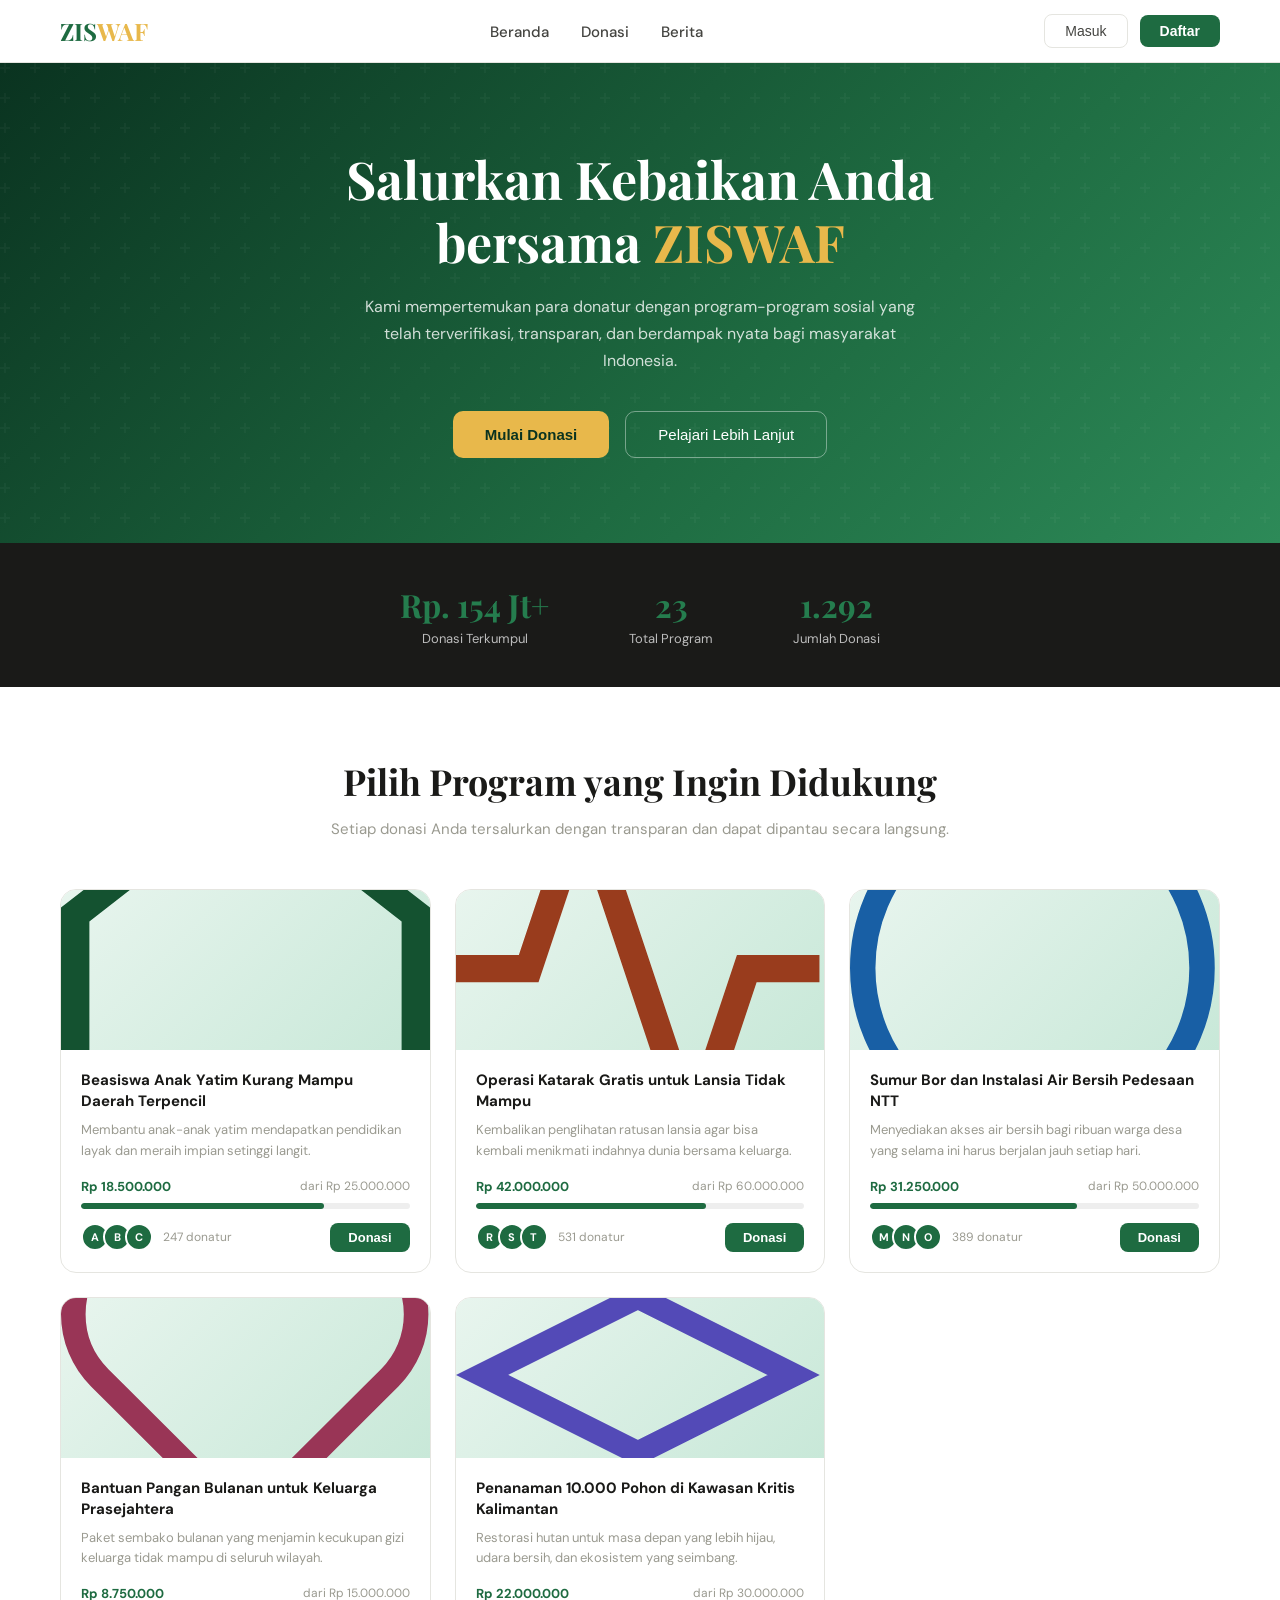
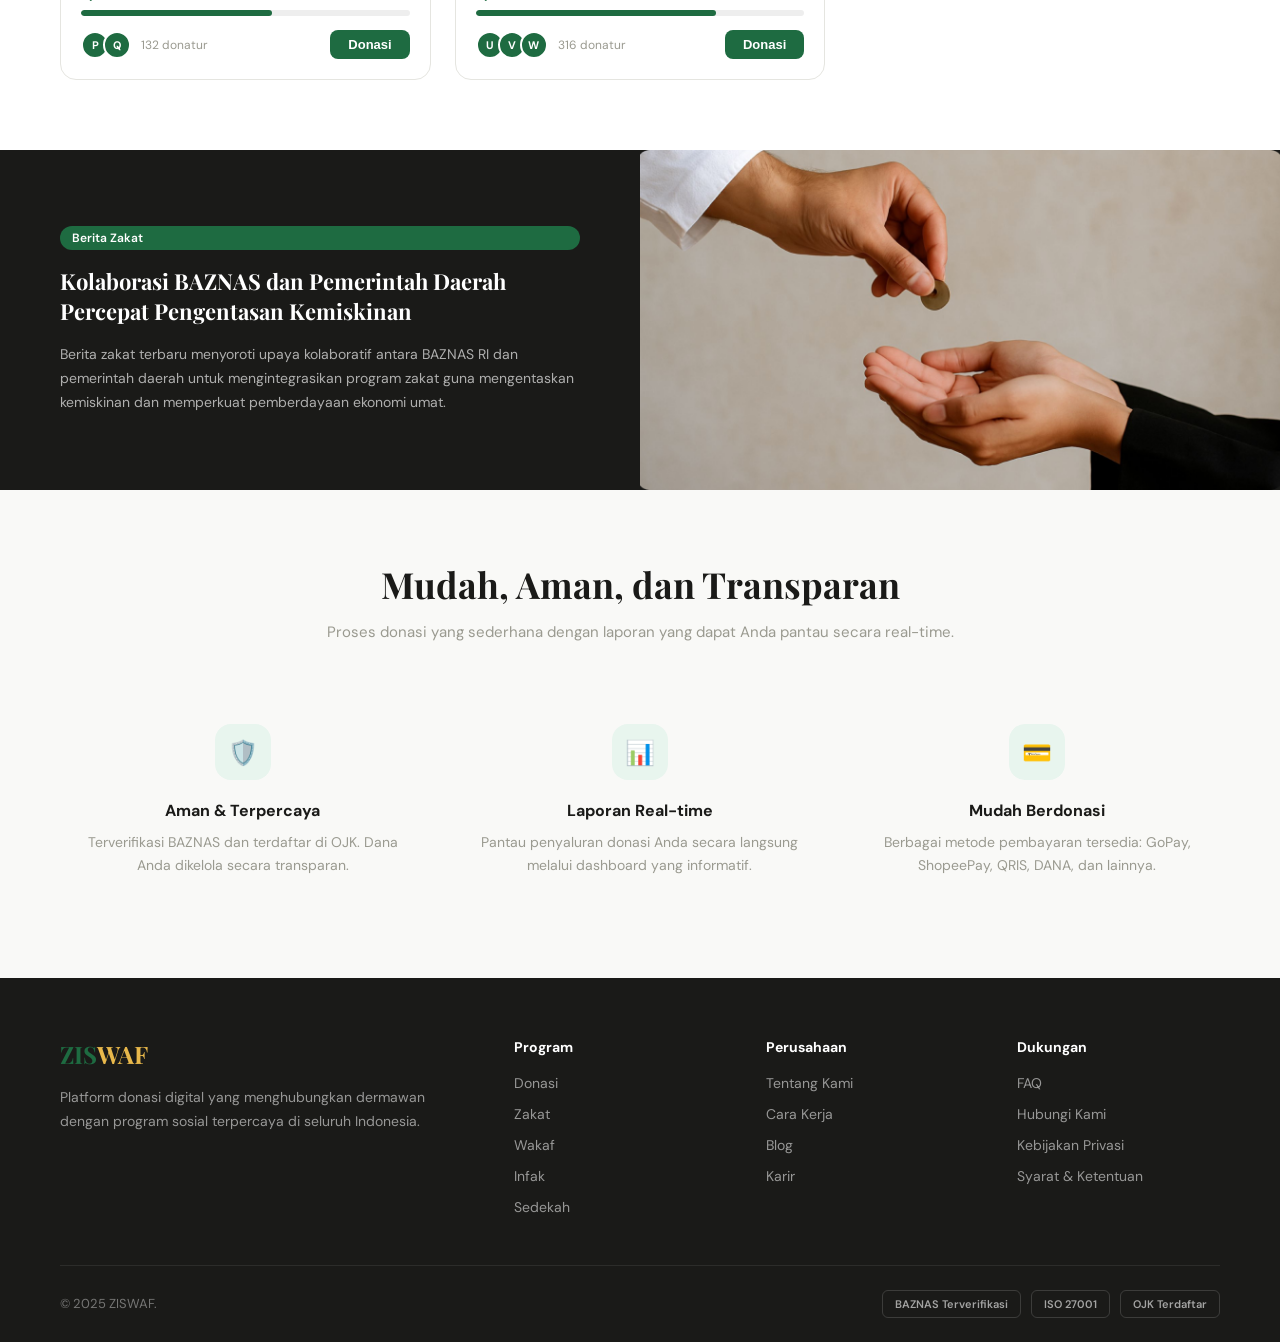
<file: index.html>
<!DOCTYPE html>
<html lang="id">
<head>
  <meta charset="UTF-8">
  <meta name="viewport" content="width=device-width, initial-scale=1.0">
  <title>Beranda - ZISWAF</title>
  <style>

@import url('https://fonts.googleapis.com/css2?family=Playfair+Display:wght@400;700&family=DM+Sans:ital,wght@0,300;0,400;0,500;0,700;1,400&family=Poppins:wght@400;500;600;700&display=swap');

*, *::before, *::after { margin: 0; padding: 0; box-sizing: border-box; }

:root {
  --green: #1e6b41;
  --green-mid: #257d4e;
  --green-light: #3a7d58;
  --gold: #e8b84b;
  --dark: #1a1a18;
  --dark2: #444440;
  --gray: #9a9a90;
  --gray-light: #bcbcbc;
  --gray-border: #e5e5e0;
  --white: #ffffff;
  --font-display: 'Playfair Display', Georgia, serif;
  --font-body: 'DM Sans', sans-serif;
  --font-alt: 'Poppins', sans-serif;
}

body {
  font-family: var(--font-body);
  color: var(--dark);
  background: var(--white);
  width: 100%;
  overflow-x: hidden;
}

a { text-decoration: none; color: inherit; }
img { max-width: 100%; display: block; }

/* ── NAV ── */
.nav {
  display: flex;
  align-items: center;
  justify-content: space-between;
  padding: 14px 60px;
  background: var(--white);
  border-bottom: 1px solid var(--gray-border);
  position: sticky;
  top: 0;
  z-index: 100;
}
.logo { font-family: var(--font-display); font-size: 24px; font-weight: 700; }
.logo .zis { color: var(--green); }
.logo .waf { color: var(--gold); }
.nav-links { display: flex; gap: 32px; list-style: none; }
.nav-links a { color: var(--dark2); font-size: 15px; font-weight: 500; transition: color .2s; }
.nav-links a:hover { color: var(--green); }
.nav-actions { display: flex; gap: 12px; align-items: center; }
.btn-outline {
  padding: 8px 20px; border: 1px solid var(--gray-border);
  border-radius: 8px; font-size: 14px; font-weight: 500;
  color: var(--dark2); cursor: pointer; transition: all .2s;
  background: none;
}
.btn-outline:hover { border-color: var(--green); color: var(--green); }
.btn-primary {
  padding: 8px 20px; background: var(--green); color: var(--white);
  border: none; border-radius: 8px; font-size: 14px; font-weight: 600;
  cursor: pointer; transition: background .2s;
}
.btn-primary:hover { background: var(--green-mid); }

/* ── HERO ── */
.hero {
  background: linear-gradient(135deg, #0a3320 0%, #1e6b41 60%, #2d8a58 100%);
  min-height: 480px;
  display: flex; flex-direction: column;
  align-items: center; justify-content: center;
  text-align: center; padding: 80px 60px;
  position: relative; overflow: hidden;
}
.hero::before {
  content: '';
  position: absolute; inset: 0;
  background: url("data:image/svg+xml,%3Csvg width='60' height='60' viewBox='0 0 60 60' xmlns='http://www.w3.org/2000/svg'%3E%3Cg fill='none' fill-rule='evenodd'%3E%3Cg fill='%23ffffff' fill-opacity='0.03'%3E%3Cpath d='M36 34v-4h-2v4h-4v2h4v4h2v-4h4v-2h-4zm0-30V0h-2v4h-4v2h4v4h2V6h4V4h-4zM6 34v-4H4v4H0v2h4v4h2v-4h4v-2H6zM6 4V0H4v4H0v2h4v4h2V6h4V4H6z'/%3E%3C/g%3E%3C/g%3E%3C/svg%3E");
}
.hero h1 {
  font-family: var(--font-display);
  font-size: clamp(32px, 5vw, 52px);
  font-weight: 700; color: var(--white);
  line-height: 1.2; margin-bottom: 20px;
  position: relative;
}
.hero h1 .gold { color: var(--gold); }
.hero p {
  font-size: 16px; color: rgba(255,255,255,0.8);
  max-width: 560px; line-height: 1.7;
  margin-bottom: 36px; position: relative;
}
.hero-buttons { display: flex; gap: 16px; position: relative; }
.btn-gold {
  padding: 14px 32px; background: var(--gold); color: #0a3320;
  border: none; border-radius: 10px; font-size: 15px; font-weight: 700;
  cursor: pointer; transition: all .2s;
}
.btn-gold:hover { background: #d4a43a; transform: translateY(-1px); }
.btn-ghost {
  padding: 14px 32px; background: transparent;
  border: 1px solid rgba(255,255,255,0.4); color: var(--white);
  border-radius: 10px; font-size: 15px; font-weight: 500;
  cursor: pointer; transition: all .2s;
}
.btn-ghost:hover { background: rgba(255,255,255,0.1); }

/* ── STATS ── */
.stats {
  background: var(--dark);
  display: flex; justify-content: center; gap: 80px;
  padding: 40px 60px;
}
.stat { text-align: center; }
.stat-number { font-family: var(--font-display); font-size: 32px; font-weight: 700; color: var(--green-mid); }
.stat-label { font-size: 13px; color: var(--gray-light); margin-top: 4px; }

/* ── SECTION ── */
.section { padding: 70px 60px; }
.section-header { text-align: center; margin-bottom: 48px; }
.section-header h2 {
  font-family: var(--font-display);
  font-size: clamp(24px, 3vw, 36px);
  font-weight: 700; color: var(--dark); margin-bottom: 12px;
}
.section-header p { color: var(--gray); font-size: 15px; line-height: 1.6; }

/* ── CARDS ── */
.cards-grid {
  display: grid;
  grid-template-columns: repeat(auto-fill, minmax(300px, 1fr));
  gap: 24px;
}
.card {
  border: 1px solid var(--gray-border);
  border-radius: 16px; overflow: hidden;
  transition: box-shadow .25s, transform .25s;
  background: var(--white);
}
.card:hover { box-shadow: 0 8px 32px rgba(0,0,0,0.1); transform: translateY(-3px); }
.card-image {
  height: 160px; background: linear-gradient(135deg, #e8f5ee, #c8e8d8);
  display: flex; align-items: center; justify-content: center;
  overflow: hidden;
}
.card-image img { height: 100%; width: 100%; object-fit: cover; }
.card-image svg { width: 80px; height: 80px; opacity: 0.3; }
.card-body { padding: 20px 20px 0; }
.card-body h3 {
  font-size: 15px; font-weight: 700; color: var(--dark);
  line-height: 1.4; margin-bottom: 8px;
}
.card-body p { font-size: 13px; color: var(--gray); line-height: 1.6; }
.card-footer { padding: 16px 20px 20px; }
.progress-meta { display: flex; justify-content: space-between; margin-bottom: 8px; }
.collected { font-size: 13px; font-weight: 700; color: var(--green); }
.target { font-size: 12px; color: var(--gray); }
.progress-bar { height: 6px; background: #eee; border-radius: 99px; overflow: hidden; margin-bottom: 14px; }
.progress-fill { height: 100%; background: var(--green); border-radius: 99px; }
.card-bottom { display: flex; align-items: center; justify-content: space-between; }
.avatars { display: flex; gap: -4px; }
.avatar {
  width: 28px; height: 28px; border-radius: 50%;
  background: var(--green); border: 2px solid white;
  display: flex; align-items: center; justify-content: center;
  font-size: 11px; font-weight: 700; color: white;
  margin-right: -6px;
}
.donatur-count { font-size: 12px; color: var(--gray); margin-left: 16px; }
.btn-donate {
  padding: 7px 18px; background: var(--green); color: white;
  border: none; border-radius: 8px; font-size: 13px; font-weight: 600;
  cursor: pointer; transition: background .2s;
}
.btn-donate:hover { background: var(--green-mid); }

/* ── NEWS SECTION ── */
.news-section {
  background: var(--dark);
  display: grid; grid-template-columns: 1fr 1fr;
  min-height: 340px; overflow: hidden;
}
.news-content { padding: 60px; display: flex; flex-direction: column; justify-content: center; }
.news-tag {
  display: inline-block; padding: 4px 12px;
  background: var(--green); color: white;
  border-radius: 99px; font-size: 12px; font-weight: 600;
  margin-bottom: 16px;
}
.news-content h3 {
  font-family: var(--font-display); font-size: 22px;
  color: white; line-height: 1.4; margin-bottom: 16px;
}
.news-content p { font-size: 14px; color: rgba(255,255,255,0.65); line-height: 1.7; }
.news-image { overflow: hidden; }
.news-image img { width: 100%; height: 100%; object-fit: cover; }

/* ── FEATURES ── */
.features { padding: 70px 60px; background: #f9f9f7; }
.features-grid {
  display: grid; grid-template-columns: repeat(3, 1fr); gap: 32px;
  margin-top: 48px;
}
.feature { text-align: center; padding: 32px 24px; }
.feature-icon {
  width: 56px; height: 56px; background: #e8f5ee;
  border-radius: 16px; display: flex; align-items: center;
  justify-content: center; margin: 0 auto 20px;
  font-size: 24px;
}
.feature h3 { font-size: 16px; font-weight: 700; color: var(--dark); margin-bottom: 10px; }
.feature p { font-size: 14px; color: var(--gray); line-height: 1.6; }

/* ── FOOTER ── */
.footer { background: var(--dark); padding: 60px 60px 0; }
.footer-top {
  display: grid;
  grid-template-columns: 2fr 1fr 1fr 1fr;
  gap: 48px; padding-bottom: 48px;
  border-bottom: 1px solid rgba(255,255,255,0.08);
}
.footer-brand .logo { margin-bottom: 16px; }
.footer-brand p { font-size: 14px; color: rgba(255,255,255,0.55); line-height: 1.7; }
.footer-col h5 { font-size: 14px; font-weight: 700; color: white; margin-bottom: 16px; }
.footer-col ul { list-style: none; display: flex; flex-direction: column; gap: 10px; }
.footer-col ul li a { font-size: 14px; color: rgba(255,255,255,0.55); transition: color .2s; }
.footer-col ul li a:hover { color: white; }
.footer-bottom {
  display: flex; align-items: center; justify-content: space-between;
  padding: 24px 0;
}
.footer-bottom p { font-size: 13px; color: rgba(255,255,255,0.4); }
.cert-badges { display: flex; gap: 10px; }
.cert-badge {
  padding: 6px 12px; border: 1px solid rgba(255,255,255,0.15);
  border-radius: 6px; font-size: 11px; font-weight: 600;
  color: rgba(255,255,255,0.6);
}

/* ── DONATE PAGE ── */
.donate-page { max-width: 1200px; margin: 0 auto; padding: 40px 60px; }
.donate-layout { display: grid; grid-template-columns: 1fr 1fr; gap: 60px; align-items: start; }
.donate-card {
  border: 1px solid var(--gray-border); border-radius: 20px;
  overflow: hidden; box-shadow: 0 4px 24px rgba(0,0,0,0.06);
}
.donate-card-image {
  height: 200px; background: linear-gradient(135deg, #e8f5ee, #c8e8d8);
  display: flex; align-items: center; justify-content: center;
}
.donate-card-body { padding: 24px; }
.donate-card-body h2 { font-size: 18px; font-weight: 700; color: var(--dark); margin-bottom: 10px; line-height: 1.4; }
.donate-card-body p { font-size: 14px; color: var(--gray); line-height: 1.6; margin-bottom: 20px; }
.donate-panel h3 { font-family: var(--font-display); font-size: 22px; font-weight: 700; color: var(--dark); margin-bottom: 24px; }
.price-grid { display: grid; grid-template-columns: repeat(3, 1fr); gap: 12px; margin-bottom: 24px; }
.price-btn {
  padding: 14px 10px; border: 2px solid var(--gray-border);
  border-radius: 12px; text-align: center; cursor: pointer;
  font-size: 14px; font-weight: 700; color: var(--green);
  transition: all .2s; background: white;
}
.price-btn:hover, .price-btn.active {
  border-color: var(--green); background: #e8f5ee;
}
.price-btn.special { border-color: var(--gold); color: var(--gold); }
.price-btn.special:hover { background: #fdf6e3; }
.form-group { margin-bottom: 20px; }
.form-group label { display: block; font-size: 14px; font-weight: 600; color: var(--dark2); margin-bottom: 8px; }
.form-group textarea {
  width: 100%; padding: 14px; border: 1px solid var(--gray-border);
  border-radius: 10px; font-size: 14px; font-family: var(--font-body);
  color: var(--dark); resize: vertical; min-height: 100px;
  transition: border-color .2s; outline: none;
}
.form-group textarea:focus { border-color: var(--green); }
.payment-label { font-size: 14px; font-weight: 600; color: var(--dark2); margin-bottom: 12px; }
.payment-grid { display: grid; grid-template-columns: repeat(2, 1fr); gap: 10px; margin-bottom: 24px; }
.payment-btn {
  padding: 14px; border: 2px solid var(--gray-border);
  border-radius: 10px; cursor: pointer; transition: border-color .2s;
  display: flex; align-items: center; justify-content: center;
  background: white;
}
.payment-btn:hover { border-color: var(--green); }
.payment-btn img { height: 28px; object-fit: contain; }
.btn-pay {
  width: 100%; padding: 16px; background: var(--gold); color: #0a3320;
  border: none; border-radius: 12px; font-size: 16px; font-weight: 700;
  cursor: pointer; transition: all .2s; font-family: var(--font-body);
}
.btn-pay:hover { background: #d4a43a; transform: translateY(-1px); }

/* ── DONATE PAGE SECTION HEADER ── */
.donate-header { text-align: center; padding: 48px 60px 32px; }
.donate-header h1 { font-family: var(--font-display); font-size: 32px; font-weight: 700; color: var(--dark); margin-bottom: 10px; }
.donate-header p { font-size: 15px; color: var(--gray); }

/* ── LOGIN PAGE ── */
.login-page { min-height: 100vh; display: flex; flex-direction: column; }
.login-content {
  flex: 1; display: flex; align-items: center; justify-content: center;
  padding: 60px;
}
.login-box {
  background: white; border: 1px solid var(--gray-border);
  border-radius: 24px; padding: 48px; width: 100%; max-width: 440px;
  box-shadow: 0 8px 48px rgba(0,0,0,0.08);
}
.login-box h2 {
  font-family: var(--font-display); font-size: 28px; font-weight: 700;
  margin-bottom: 6px; color: var(--dark);
}
.login-box h2 .zis { color: var(--green); }
.login-box h2 .waf { color: var(--gold); }
.login-box .sub { font-size: 14px; color: var(--gray); margin-bottom: 32px; line-height: 1.6; }
.input-field {
  width: 100%; padding: 14px 16px; border: 1px solid var(--gray-border);
  border-radius: 10px; font-size: 14px; font-family: var(--font-body);
  color: var(--dark); outline: none; transition: border-color .2s;
  margin-bottom: 14px;
}
.input-field:focus { border-color: var(--green); }
.forgot { text-align: right; font-size: 13px; color: var(--green); margin-bottom: 24px; cursor: pointer; }
.btn-login {
  width: 100%; padding: 14px; background: var(--green); color: white;
  border: none; border-radius: 10px; font-size: 15px; font-weight: 700;
  cursor: pointer; transition: background .2s; font-family: var(--font-body);
  margin-bottom: 16px;
}
.btn-login:hover { background: var(--green-mid); }
.divider { text-align: center; font-size: 13px; color: var(--gray-light); margin-bottom: 16px; }
.btn-google {
  width: 100%; padding: 14px; background: white; color: var(--dark);
  border: 1px solid var(--gray-border); border-radius: 10px;
  font-size: 14px; font-weight: 600; cursor: pointer; transition: border-color .2s;
  font-family: var(--font-body); display: flex; align-items: center;
  justify-content: center; gap: 10px; margin-bottom: 20px;
}
.btn-google:hover { border-color: var(--green); }
.btn-google img { width: 20px; height: 20px; }
.register-prompt { text-align: center; font-size: 14px; color: var(--dark2); }
.register-prompt a { color: var(--green); font-weight: 600; }


  </style>
</head>
<body>


<nav class="nav">
  <a href="homepage.html" class="logo"><span class="zis">ZIS</span><span class="waf">WAF</span></a>
  <ul class="nav-links">
    <li><a href="homepage.html">Beranda</a></li>
    <li><a href="#">Donasi</a></li>
    <li><a href="#">Berita</a></li>
  </ul>
  <div class="nav-actions">
    <button class="btn-outline">Masuk</button>
    <a href="login-page.html"><button class="btn-primary">Daftar</button></a>
  </div>
</nav>
<section class="hero">
  <h1>Salurkan Kebaikan Anda<br>bersama <span class="gold">ZISWAF</span></h1>
  <p>Kami mempertemukan para donatur dengan program-program sosial yang telah terverifikasi, transparan, dan berdampak nyata bagi masyarakat Indonesia.</p>
  <div class="hero-buttons">
    <button class="btn-gold">Mulai Donasi</button>
    <button class="btn-ghost">Pelajari Lebih Lanjut</button>
  </div>
</section>
<div class="stats">
  <div class="stat"><div class="stat-number">Rp. 154 Jt+</div><div class="stat-label">Donasi Terkumpul</div></div>
  <div class="stat"><div class="stat-number">23</div><div class="stat-label">Total Program</div></div>
  <div class="stat"><div class="stat-number">1.292</div><div class="stat-label">Jumlah Donasi</div></div>
</div>
<section class="section">
  <div class="section-header">
    <h2>Pilih Program yang Ingin Didukung</h2>
    <p>Setiap donasi Anda tersalurkan dengan transparan dan dapat dipantau secara langsung.</p>
  </div>
  <div class="cards-grid">
<div class="card">
  <div class="card-image">
    <img src="images/vector-1019.svg" alt="Beasiswa Anak Yatim Kurang Mampu Daerah Terpencil" onerror="this.style.display='none'">
  </div>
  <div class="card-body">
    <h3>Beasiswa Anak Yatim Kurang Mampu Daerah Terpencil</h3>
    <p>Membantu anak-anak yatim mendapatkan pendidikan layak dan meraih impian setinggi langit.</p>
  </div>
  <div class="card-footer">
    <div class="progress-meta">
      <span class="collected">Rp 18.500.000</span>
      <span class="target">dari Rp 25.000.000</span>
    </div>
    <div class="progress-bar"><div class="progress-fill" style="width:74%"></div></div>
    <div class="card-bottom">
      <div style="display:flex;align-items:center">
        <div class="avatars"><div class="avatar">A</div><div class="avatar">B</div><div class="avatar">C</div></div>
        <span class="donatur-count">247 donatur</span>
      </div>
      <a href="donate-page-1.html"><button class="btn-donate">Donasi</button></a>
    </div>
  </div>
</div>
<div class="card">
  <div class="card-image">
    <img src="images/vector-1054.svg" alt="Operasi Katarak Gratis untuk Lansia Tidak Mampu" onerror="this.style.display='none'">
  </div>
  <div class="card-body">
    <h3>Operasi Katarak Gratis untuk Lansia Tidak Mampu</h3>
    <p>Kembalikan penglihatan ratusan lansia agar bisa kembali menikmati indahnya dunia bersama keluarga.</p>
  </div>
  <div class="card-footer">
    <div class="progress-meta">
      <span class="collected">Rp 42.000.000</span>
      <span class="target">dari Rp 60.000.000</span>
    </div>
    <div class="progress-bar"><div class="progress-fill" style="width:70%"></div></div>
    <div class="card-bottom">
      <div style="display:flex;align-items:center">
        <div class="avatars"><div class="avatar">R</div><div class="avatar">S</div><div class="avatar">T</div></div>
        <span class="donatur-count">531 donatur</span>
      </div>
      <a href="donate-page-2.html"><button class="btn-donate">Donasi</button></a>
    </div>
  </div>
</div>
<div class="card">
  <div class="card-image">
    <img src="images/vector-1088.svg" alt="Sumur Bor dan Instalasi Air Bersih Pedesaan NTT" onerror="this.style.display='none'">
  </div>
  <div class="card-body">
    <h3>Sumur Bor dan Instalasi Air Bersih Pedesaan NTT</h3>
    <p>Menyediakan akses air bersih bagi ribuan warga desa yang selama ini harus berjalan jauh setiap hari.</p>
  </div>
  <div class="card-footer">
    <div class="progress-meta">
      <span class="collected">Rp 31.250.000</span>
      <span class="target">dari Rp 50.000.000</span>
    </div>
    <div class="progress-bar"><div class="progress-fill" style="width:63%"></div></div>
    <div class="card-bottom">
      <div style="display:flex;align-items:center">
        <div class="avatars"><div class="avatar">M</div><div class="avatar">N</div><div class="avatar">O</div></div>
        <span class="donatur-count">389 donatur</span>
      </div>
      <a href="donate-page-3.html"><button class="btn-donate">Donasi</button></a>
    </div>
  </div>
</div>
<div class="card">
  <div class="card-image">
    <img src="images/vector-1120.svg" alt="Bantuan Pangan Bulanan untuk Keluarga Prasejahtera" onerror="this.style.display='none'">
  </div>
  <div class="card-body">
    <h3>Bantuan Pangan Bulanan untuk Keluarga Prasejahtera</h3>
    <p>Paket sembako bulanan yang menjamin kecukupan gizi keluarga tidak mampu di seluruh wilayah.</p>
  </div>
  <div class="card-footer">
    <div class="progress-meta">
      <span class="collected">Rp 8.750.000</span>
      <span class="target">dari Rp 15.000.000</span>
    </div>
    <div class="progress-bar"><div class="progress-fill" style="width:58%"></div></div>
    <div class="card-bottom">
      <div style="display:flex;align-items:center">
        <div class="avatars"><div class="avatar">P</div><div class="avatar">Q</div></div>
        <span class="donatur-count">132 donatur</span>
      </div>
      <a href="donate-page-4.html"><button class="btn-donate">Donasi</button></a>
    </div>
  </div>
</div>
<div class="card">
  <div class="card-image">
    <img src="images/vector-1154.svg" alt="Penanaman 10.000 Pohon di Kawasan Kritis Kalimantan" onerror="this.style.display='none'">
  </div>
  <div class="card-body">
    <h3>Penanaman 10.000 Pohon di Kawasan Kritis Kalimantan</h3>
    <p>Restorasi hutan untuk masa depan yang lebih hijau, udara bersih, dan ekosistem yang seimbang.</p>
  </div>
  <div class="card-footer">
    <div class="progress-meta">
      <span class="collected">Rp 22.000.000</span>
      <span class="target">dari Rp 30.000.000</span>
    </div>
    <div class="progress-bar"><div class="progress-fill" style="width:73%"></div></div>
    <div class="card-bottom">
      <div style="display:flex;align-items:center">
        <div class="avatars"><div class="avatar">U</div><div class="avatar">V</div><div class="avatar">W</div></div>
        <span class="donatur-count">316 donatur</span>
      </div>
      <a href="donate-page-5.html"><button class="btn-donate">Donasi</button></a>
    </div>
  </div>
</div>
</section>
<div class="news-section">
  <div class="news-content">
    <span class="news-tag">Berita Zakat</span>
    <h3>Kolaborasi BAZNAS dan Pemerintah Daerah Percepat Pengentasan Kemiskinan</h3>
    <p>Berita zakat terbaru menyoroti upaya kolaboratif antara BAZNAS RI dan pemerintah daerah untuk mengintegrasikan program zakat guna mengentaskan kemiskinan dan memperkuat pemberdayaan ekonomi umat.</p>
  </div>
  <div class="news-image">
    <img src="images/rectangle-3-1195.png" alt="Berita" onerror="this.parentElement.style.background='linear-gradient(135deg,#1e6b41,#0a3320)'">
  </div>
</div>
<section class="features">
  <div class="section-header">
    <h2>Mudah, Aman, dan Transparan</h2>
    <p>Proses donasi yang sederhana dengan laporan yang dapat Anda pantau secara real-time.</p>
  </div>
  <div class="features-grid">
    <div class="feature">
      <div class="feature-icon">🛡️</div>
      <h3>Aman &amp; Terpercaya</h3>
      <p>Terverifikasi BAZNAS dan terdaftar di OJK. Dana Anda dikelola secara transparan.</p>
    </div>
    <div class="feature">
      <div class="feature-icon">📊</div>
      <h3>Laporan Real-time</h3>
      <p>Pantau penyaluran donasi Anda secara langsung melalui dashboard yang informatif.</p>
    </div>
    <div class="feature">
      <div class="feature-icon">💳</div>
      <h3>Mudah Berdonasi</h3>
      <p>Berbagai metode pembayaran tersedia: GoPay, ShopeePay, QRIS, DANA, dan lainnya.</p>
    </div>
  </div>
</section>

<footer class="footer">
  <div class="footer-top">
    <div class="footer-brand">
      <div class="logo"><span class="zis">ZIS</span><span class="waf">WAF</span></div>
      <p>Platform donasi digital yang menghubungkan dermawan dengan program sosial terpercaya di seluruh Indonesia.</p>
    </div>
    <div class="footer-col">
      <h5>Program</h5>
      <ul>
        <li><a href="#">Donasi</a></li>
        <li><a href="#">Zakat</a></li>
        <li><a href="#">Wakaf</a></li>
        <li><a href="#">Infak</a></li>
        <li><a href="#">Sedekah</a></li>
      </ul>
    </div>
    <div class="footer-col">
      <h5>Perusahaan</h5>
      <ul>
        <li><a href="#">Tentang Kami</a></li>
        <li><a href="#">Cara Kerja</a></li>
        <li><a href="#">Blog</a></li>
        <li><a href="#">Karir</a></li>
      </ul>
    </div>
    <div class="footer-col">
      <h5>Dukungan</h5>
      <ul>
        <li><a href="#">FAQ</a></li>
        <li><a href="#">Hubungi Kami</a></li>
        <li><a href="#">Kebijakan Privasi</a></li>
        <li><a href="#">Syarat &amp; Ketentuan</a></li>
      </ul>
    </div>
  </div>
  <div class="footer-bottom">
    <p>© 2025 ZISWAF.</p>
    <div class="cert-badges">
      <div class="cert-badge">BAZNAS Terverifikasi</div>
      <div class="cert-badge">ISO 27001</div>
      <div class="cert-badge">OJK Terdaftar</div>
    </div>
  </div>
</footer>

</body>
</html>
</file>
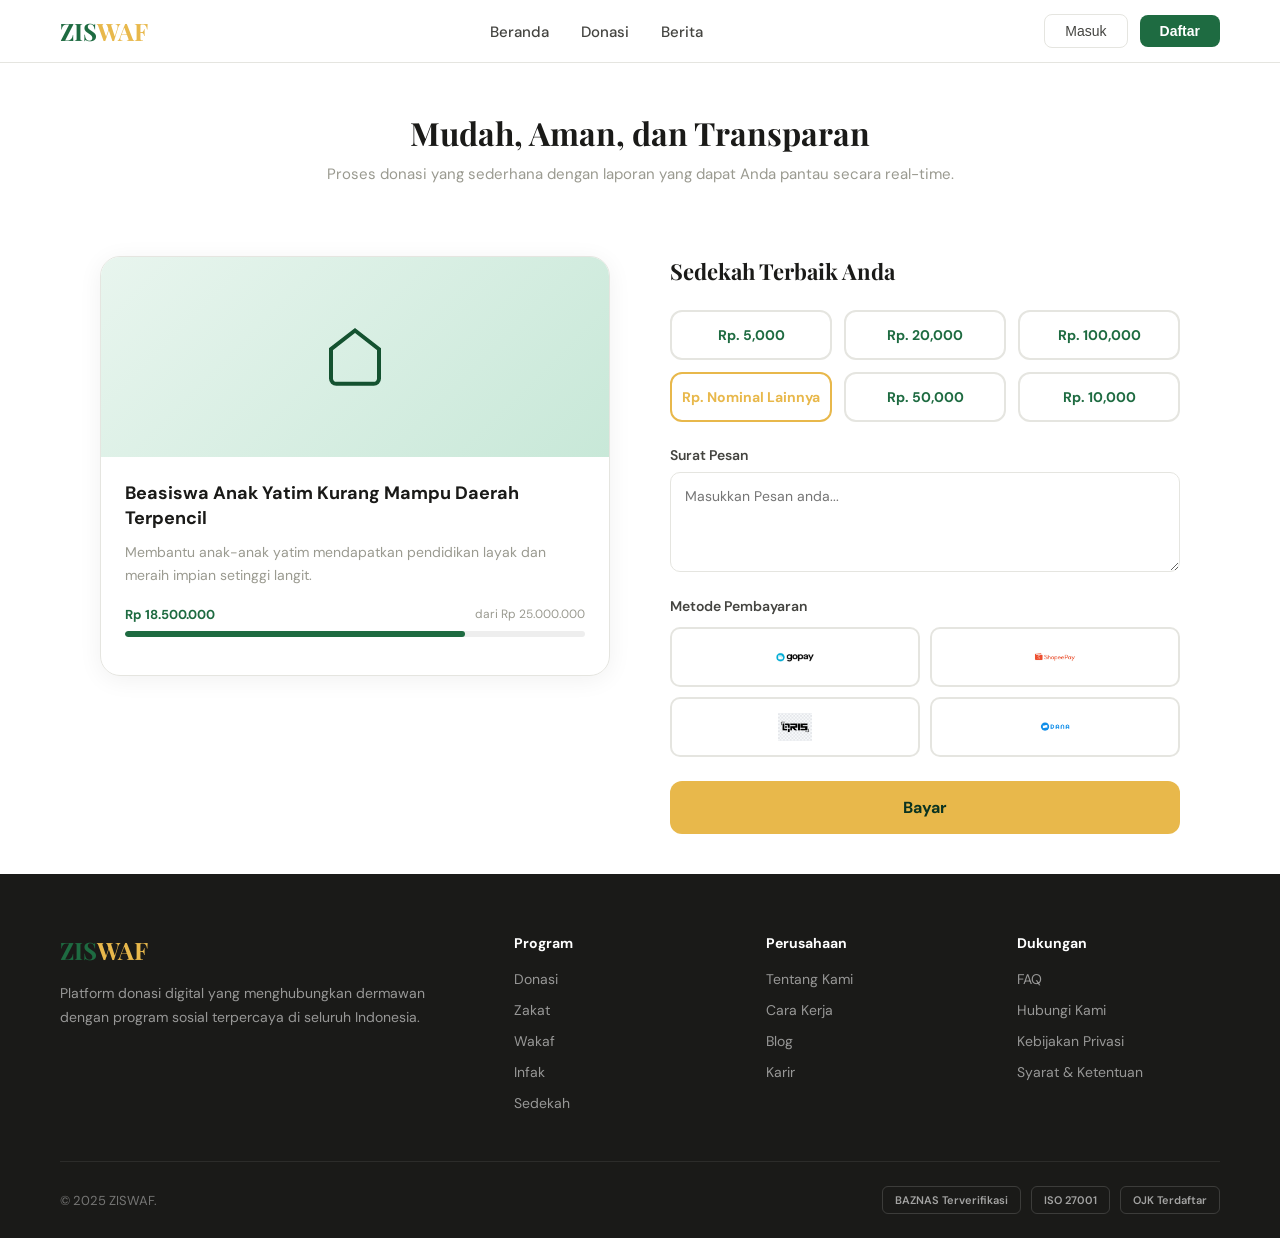
<file: donate-page-1.html>
<!DOCTYPE html>
<html lang="id">
<head>
  <meta charset="UTF-8">
  <meta name="viewport" content="width=device-width, initial-scale=1.0">
  <title>Beasiswa Anak Yatim Kurang Mampu Daerah Terpencil - ZISWAF</title>
  <style>

@import url('https://fonts.googleapis.com/css2?family=Playfair+Display:wght@400;700&family=DM+Sans:ital,wght@0,300;0,400;0,500;0,700;1,400&family=Poppins:wght@400;500;600;700&display=swap');

*, *::before, *::after { margin: 0; padding: 0; box-sizing: border-box; }

:root {
  --green: #1e6b41;
  --green-mid: #257d4e;
  --green-light: #3a7d58;
  --gold: #e8b84b;
  --dark: #1a1a18;
  --dark2: #444440;
  --gray: #9a9a90;
  --gray-light: #bcbcbc;
  --gray-border: #e5e5e0;
  --white: #ffffff;
  --font-display: 'Playfair Display', Georgia, serif;
  --font-body: 'DM Sans', sans-serif;
  --font-alt: 'Poppins', sans-serif;
}

body {
  font-family: var(--font-body);
  color: var(--dark);
  background: var(--white);
  width: 100%;
  overflow-x: hidden;
}

a { text-decoration: none; color: inherit; }
img { max-width: 100%; display: block; }

/* ── NAV ── */
.nav {
  display: flex;
  align-items: center;
  justify-content: space-between;
  padding: 14px 60px;
  background: var(--white);
  border-bottom: 1px solid var(--gray-border);
  position: sticky;
  top: 0;
  z-index: 100;
}
.logo { font-family: var(--font-display); font-size: 24px; font-weight: 700; }
.logo .zis { color: var(--green); }
.logo .waf { color: var(--gold); }
.nav-links { display: flex; gap: 32px; list-style: none; }
.nav-links a { color: var(--dark2); font-size: 15px; font-weight: 500; transition: color .2s; }
.nav-links a:hover { color: var(--green); }
.nav-actions { display: flex; gap: 12px; align-items: center; }
.btn-outline {
  padding: 8px 20px; border: 1px solid var(--gray-border);
  border-radius: 8px; font-size: 14px; font-weight: 500;
  color: var(--dark2); cursor: pointer; transition: all .2s;
  background: none;
}
.btn-outline:hover { border-color: var(--green); color: var(--green); }
.btn-primary {
  padding: 8px 20px; background: var(--green); color: var(--white);
  border: none; border-radius: 8px; font-size: 14px; font-weight: 600;
  cursor: pointer; transition: background .2s;
}
.btn-primary:hover { background: var(--green-mid); }

/* ── HERO ── */
.hero {
  background: linear-gradient(135deg, #0a3320 0%, #1e6b41 60%, #2d8a58 100%);
  min-height: 480px;
  display: flex; flex-direction: column;
  align-items: center; justify-content: center;
  text-align: center; padding: 80px 60px;
  position: relative; overflow: hidden;
}
.hero::before {
  content: '';
  position: absolute; inset: 0;
  background: url("data:image/svg+xml,%3Csvg width='60' height='60' viewBox='0 0 60 60' xmlns='http://www.w3.org/2000/svg'%3E%3Cg fill='none' fill-rule='evenodd'%3E%3Cg fill='%23ffffff' fill-opacity='0.03'%3E%3Cpath d='M36 34v-4h-2v4h-4v2h4v4h2v-4h4v-2h-4zm0-30V0h-2v4h-4v2h4v4h2V6h4V4h-4zM6 34v-4H4v4H0v2h4v4h2v-4h4v-2H6zM6 4V0H4v4H0v2h4v4h2V6h4V4H6z'/%3E%3C/g%3E%3C/g%3E%3C/svg%3E");
}
.hero h1 {
  font-family: var(--font-display);
  font-size: clamp(32px, 5vw, 52px);
  font-weight: 700; color: var(--white);
  line-height: 1.2; margin-bottom: 20px;
  position: relative;
}
.hero h1 .gold { color: var(--gold); }
.hero p {
  font-size: 16px; color: rgba(255,255,255,0.8);
  max-width: 560px; line-height: 1.7;
  margin-bottom: 36px; position: relative;
}
.hero-buttons { display: flex; gap: 16px; position: relative; }
.btn-gold {
  padding: 14px 32px; background: var(--gold); color: #0a3320;
  border: none; border-radius: 10px; font-size: 15px; font-weight: 700;
  cursor: pointer; transition: all .2s;
}
.btn-gold:hover { background: #d4a43a; transform: translateY(-1px); }
.btn-ghost {
  padding: 14px 32px; background: transparent;
  border: 1px solid rgba(255,255,255,0.4); color: var(--white);
  border-radius: 10px; font-size: 15px; font-weight: 500;
  cursor: pointer; transition: all .2s;
}
.btn-ghost:hover { background: rgba(255,255,255,0.1); }

/* ── STATS ── */
.stats {
  background: var(--dark);
  display: flex; justify-content: center; gap: 80px;
  padding: 40px 60px;
}
.stat { text-align: center; }
.stat-number { font-family: var(--font-display); font-size: 32px; font-weight: 700; color: var(--green-mid); }
.stat-label { font-size: 13px; color: var(--gray-light); margin-top: 4px; }

/* ── SECTION ── */
.section { padding: 70px 60px; }
.section-header { text-align: center; margin-bottom: 48px; }
.section-header h2 {
  font-family: var(--font-display);
  font-size: clamp(24px, 3vw, 36px);
  font-weight: 700; color: var(--dark); margin-bottom: 12px;
}
.section-header p { color: var(--gray); font-size: 15px; line-height: 1.6; }

/* ── CARDS ── */
.cards-grid {
  display: grid;
  grid-template-columns: repeat(auto-fill, minmax(300px, 1fr));
  gap: 24px;
}
.card {
  border: 1px solid var(--gray-border);
  border-radius: 16px; overflow: hidden;
  transition: box-shadow .25s, transform .25s;
  background: var(--white);
}
.card:hover { box-shadow: 0 8px 32px rgba(0,0,0,0.1); transform: translateY(-3px); }
.card-image {
  height: 160px; background: linear-gradient(135deg, #e8f5ee, #c8e8d8);
  display: flex; align-items: center; justify-content: center;
  overflow: hidden;
}
.card-image img { height: 100%; width: 100%; object-fit: cover; }
.card-image svg { width: 80px; height: 80px; opacity: 0.3; }
.card-body { padding: 20px 20px 0; }
.card-body h3 {
  font-size: 15px; font-weight: 700; color: var(--dark);
  line-height: 1.4; margin-bottom: 8px;
}
.card-body p { font-size: 13px; color: var(--gray); line-height: 1.6; }
.card-footer { padding: 16px 20px 20px; }
.progress-meta { display: flex; justify-content: space-between; margin-bottom: 8px; }
.collected { font-size: 13px; font-weight: 700; color: var(--green); }
.target { font-size: 12px; color: var(--gray); }
.progress-bar { height: 6px; background: #eee; border-radius: 99px; overflow: hidden; margin-bottom: 14px; }
.progress-fill { height: 100%; background: var(--green); border-radius: 99px; }
.card-bottom { display: flex; align-items: center; justify-content: space-between; }
.avatars { display: flex; gap: -4px; }
.avatar {
  width: 28px; height: 28px; border-radius: 50%;
  background: var(--green); border: 2px solid white;
  display: flex; align-items: center; justify-content: center;
  font-size: 11px; font-weight: 700; color: white;
  margin-right: -6px;
}
.donatur-count { font-size: 12px; color: var(--gray); margin-left: 16px; }
.btn-donate {
  padding: 7px 18px; background: var(--green); color: white;
  border: none; border-radius: 8px; font-size: 13px; font-weight: 600;
  cursor: pointer; transition: background .2s;
}
.btn-donate:hover { background: var(--green-mid); }

/* ── NEWS SECTION ── */
.news-section {
  background: var(--dark);
  display: grid; grid-template-columns: 1fr 1fr;
  min-height: 340px; overflow: hidden;
}
.news-content { padding: 60px; display: flex; flex-direction: column; justify-content: center; }
.news-tag {
  display: inline-block; padding: 4px 12px;
  background: var(--green); color: white;
  border-radius: 99px; font-size: 12px; font-weight: 600;
  margin-bottom: 16px;
}
.news-content h3 {
  font-family: var(--font-display); font-size: 22px;
  color: white; line-height: 1.4; margin-bottom: 16px;
}
.news-content p { font-size: 14px; color: rgba(255,255,255,0.65); line-height: 1.7; }
.news-image { overflow: hidden; }
.news-image img { width: 100%; height: 100%; object-fit: cover; }

/* ── FEATURES ── */
.features { padding: 70px 60px; background: #f9f9f7; }
.features-grid {
  display: grid; grid-template-columns: repeat(3, 1fr); gap: 32px;
  margin-top: 48px;
}
.feature { text-align: center; padding: 32px 24px; }
.feature-icon {
  width: 56px; height: 56px; background: #e8f5ee;
  border-radius: 16px; display: flex; align-items: center;
  justify-content: center; margin: 0 auto 20px;
  font-size: 24px;
}
.feature h3 { font-size: 16px; font-weight: 700; color: var(--dark); margin-bottom: 10px; }
.feature p { font-size: 14px; color: var(--gray); line-height: 1.6; }

/* ── FOOTER ── */
.footer { background: var(--dark); padding: 60px 60px 0; }
.footer-top {
  display: grid;
  grid-template-columns: 2fr 1fr 1fr 1fr;
  gap: 48px; padding-bottom: 48px;
  border-bottom: 1px solid rgba(255,255,255,0.08);
}
.footer-brand .logo { margin-bottom: 16px; }
.footer-brand p { font-size: 14px; color: rgba(255,255,255,0.55); line-height: 1.7; }
.footer-col h5 { font-size: 14px; font-weight: 700; color: white; margin-bottom: 16px; }
.footer-col ul { list-style: none; display: flex; flex-direction: column; gap: 10px; }
.footer-col ul li a { font-size: 14px; color: rgba(255,255,255,0.55); transition: color .2s; }
.footer-col ul li a:hover { color: white; }
.footer-bottom {
  display: flex; align-items: center; justify-content: space-between;
  padding: 24px 0;
}
.footer-bottom p { font-size: 13px; color: rgba(255,255,255,0.4); }
.cert-badges { display: flex; gap: 10px; }
.cert-badge {
  padding: 6px 12px; border: 1px solid rgba(255,255,255,0.15);
  border-radius: 6px; font-size: 11px; font-weight: 600;
  color: rgba(255,255,255,0.6);
}

/* ── DONATE PAGE ── */
.donate-page { max-width: 1200px; margin: 0 auto; padding: 40px 60px; }
.donate-layout { display: grid; grid-template-columns: 1fr 1fr; gap: 60px; align-items: start; }
.donate-card {
  border: 1px solid var(--gray-border); border-radius: 20px;
  overflow: hidden; box-shadow: 0 4px 24px rgba(0,0,0,0.06);
}
.donate-card-image {
  height: 200px; background: linear-gradient(135deg, #e8f5ee, #c8e8d8);
  display: flex; align-items: center; justify-content: center;
}
.donate-card-body { padding: 24px; }
.donate-card-body h2 { font-size: 18px; font-weight: 700; color: var(--dark); margin-bottom: 10px; line-height: 1.4; }
.donate-card-body p { font-size: 14px; color: var(--gray); line-height: 1.6; margin-bottom: 20px; }
.donate-panel h3 { font-family: var(--font-display); font-size: 22px; font-weight: 700; color: var(--dark); margin-bottom: 24px; }
.price-grid { display: grid; grid-template-columns: repeat(3, 1fr); gap: 12px; margin-bottom: 24px; }
.price-btn {
  padding: 14px 10px; border: 2px solid var(--gray-border);
  border-radius: 12px; text-align: center; cursor: pointer;
  font-size: 14px; font-weight: 700; color: var(--green);
  transition: all .2s; background: white;
}
.price-btn:hover, .price-btn.active {
  border-color: var(--green); background: #e8f5ee;
}
.price-btn.special { border-color: var(--gold); color: var(--gold); }
.price-btn.special:hover { background: #fdf6e3; }
.form-group { margin-bottom: 20px; }
.form-group label { display: block; font-size: 14px; font-weight: 600; color: var(--dark2); margin-bottom: 8px; }
.form-group textarea {
  width: 100%; padding: 14px; border: 1px solid var(--gray-border);
  border-radius: 10px; font-size: 14px; font-family: var(--font-body);
  color: var(--dark); resize: vertical; min-height: 100px;
  transition: border-color .2s; outline: none;
}
.form-group textarea:focus { border-color: var(--green); }
.payment-label { font-size: 14px; font-weight: 600; color: var(--dark2); margin-bottom: 12px; }
.payment-grid { display: grid; grid-template-columns: repeat(2, 1fr); gap: 10px; margin-bottom: 24px; }
.payment-btn {
  padding: 14px; border: 2px solid var(--gray-border);
  border-radius: 10px; cursor: pointer; transition: border-color .2s;
  display: flex; align-items: center; justify-content: center;
  background: white;
}
.payment-btn:hover { border-color: var(--green); }
.payment-btn img { height: 28px; object-fit: contain; }
.btn-pay {
  width: 100%; padding: 16px; background: var(--gold); color: #0a3320;
  border: none; border-radius: 12px; font-size: 16px; font-weight: 700;
  cursor: pointer; transition: all .2s; font-family: var(--font-body);
}
.btn-pay:hover { background: #d4a43a; transform: translateY(-1px); }

/* ── DONATE PAGE SECTION HEADER ── */
.donate-header { text-align: center; padding: 48px 60px 32px; }
.donate-header h1 { font-family: var(--font-display); font-size: 32px; font-weight: 700; color: var(--dark); margin-bottom: 10px; }
.donate-header p { font-size: 15px; color: var(--gray); }

/* ── LOGIN PAGE ── */
.login-page { min-height: 100vh; display: flex; flex-direction: column; }
.login-content {
  flex: 1; display: flex; align-items: center; justify-content: center;
  padding: 60px;
}
.login-box {
  background: white; border: 1px solid var(--gray-border);
  border-radius: 24px; padding: 48px; width: 100%; max-width: 440px;
  box-shadow: 0 8px 48px rgba(0,0,0,0.08);
}
.login-box h2 {
  font-family: var(--font-display); font-size: 28px; font-weight: 700;
  margin-bottom: 6px; color: var(--dark);
}
.login-box h2 .zis { color: var(--green); }
.login-box h2 .waf { color: var(--gold); }
.login-box .sub { font-size: 14px; color: var(--gray); margin-bottom: 32px; line-height: 1.6; }
.input-field {
  width: 100%; padding: 14px 16px; border: 1px solid var(--gray-border);
  border-radius: 10px; font-size: 14px; font-family: var(--font-body);
  color: var(--dark); outline: none; transition: border-color .2s;
  margin-bottom: 14px;
}
.input-field:focus { border-color: var(--green); }
.forgot { text-align: right; font-size: 13px; color: var(--green); margin-bottom: 24px; cursor: pointer; }
.btn-login {
  width: 100%; padding: 14px; background: var(--green); color: white;
  border: none; border-radius: 10px; font-size: 15px; font-weight: 700;
  cursor: pointer; transition: background .2s; font-family: var(--font-body);
  margin-bottom: 16px;
}
.btn-login:hover { background: var(--green-mid); }
.divider { text-align: center; font-size: 13px; color: var(--gray-light); margin-bottom: 16px; }
.btn-google {
  width: 100%; padding: 14px; background: white; color: var(--dark);
  border: 1px solid var(--gray-border); border-radius: 10px;
  font-size: 14px; font-weight: 600; cursor: pointer; transition: border-color .2s;
  font-family: var(--font-body); display: flex; align-items: center;
  justify-content: center; gap: 10px; margin-bottom: 20px;
}
.btn-google:hover { border-color: var(--green); }
.btn-google img { width: 20px; height: 20px; }
.register-prompt { text-align: center; font-size: 14px; color: var(--dark2); }
.register-prompt a { color: var(--green); font-weight: 600; }


  </style>
</head>
<body>


<nav class="nav">
  <a href="homepage.html" class="logo"><span class="zis">ZIS</span><span class="waf">WAF</span></a>
  <ul class="nav-links">
    <li><a href="homepage.html">Beranda</a></li>
    <li><a href="#">Donasi</a></li>
    <li><a href="#">Berita</a></li>
  </ul>
  <div class="nav-actions">
    <button class="btn-outline">Masuk</button>
    <a href="login-page.html"><button class="btn-primary">Daftar</button></a>
  </div>
</nav>
<div class="donate-header">
  <h1>Mudah, Aman, dan Transparan</h1>
  <p>Proses donasi yang sederhana dengan laporan yang dapat Anda pantau secara real-time.</p>
</div>
<div class="donate-page">
  <div class="donate-layout">
    <div class="donate-card">
      <div class="donate-card-image">
        <img src="images/vector-796.svg" alt="Beasiswa Anak Yatim Kurang Mampu Daerah Terpencil" style="max-height:200px;object-fit:contain;padding:20px" onerror="this.style.display='none'">
      </div>
      <div class="donate-card-body">
        <h2>Beasiswa Anak Yatim Kurang Mampu Daerah Terpencil</h2>
        <p>Membantu anak-anak yatim mendapatkan pendidikan layak dan meraih impian setinggi langit.</p>
        <div class="progress-meta">
          <span class="collected">Rp 18.500.000</span>
          <span class="target">dari Rp 25.000.000</span>
        </div>
        <div class="progress-bar"><div class="progress-fill" style="width:74%"></div></div>
      </div>
    </div>
    <div class="donate-panel">
      <h3>Sedekah Terbaik Anda</h3>
      <div class="price-grid"><div class="price-btn harga-1" onclick="selectPrice(this)">Rp. 5,000</div><div class="price-btn harga-2" onclick="selectPrice(this)">Rp. 20,000</div><div class="price-btn harga-3" onclick="selectPrice(this)">Rp. 100,000</div><div class="price-btn special" onclick="selectPrice(this)">Rp. Nominal Lainnya</div><div class="price-btn harga-5" onclick="selectPrice(this)">Rp. 50,000</div><div class="price-btn harga-6" onclick="selectPrice(this)">Rp. 10,000</div></div>
      <div class="form-group">
        <label>Surat Pesan</label>
        <textarea placeholder="Masukkan Pesan anda..."></textarea>
      </div>
      <p class="payment-label">Metode Pembayaran</p>
      <div class="payment-grid">
        <div class="payment-btn"><img src="images/image-1-823.png" alt="GoPay" onerror="this.outerHTML='<span style=font-weight:700;color:#00AED6>GoPay</span>'"></div>
        <div class="payment-btn"><img src="images/image-2-825.png" alt="ShopeePay" onerror="this.outerHTML='<span style=font-weight:700;color:#EE4D2D>ShopeePay</span>'"></div>
        <div class="payment-btn"><img src="images/image-4-827.png" alt="QRIS" onerror="this.outerHTML='<span style=font-weight:700;color:#333>QRIS</span>'"></div>
        <div class="payment-btn"><img src="images/image-3-829.png" alt="DANA" onerror="this.outerHTML='<span style=font-weight:700;color:#118EEA>DANA</span>'"></div>
      </div>
      <button class="btn-pay">Bayar</button>
    </div>
  </div>
</div>

<footer class="footer">
  <div class="footer-top">
    <div class="footer-brand">
      <div class="logo"><span class="zis">ZIS</span><span class="waf">WAF</span></div>
      <p>Platform donasi digital yang menghubungkan dermawan dengan program sosial terpercaya di seluruh Indonesia.</p>
    </div>
    <div class="footer-col">
      <h5>Program</h5>
      <ul>
        <li><a href="#">Donasi</a></li>
        <li><a href="#">Zakat</a></li>
        <li><a href="#">Wakaf</a></li>
        <li><a href="#">Infak</a></li>
        <li><a href="#">Sedekah</a></li>
      </ul>
    </div>
    <div class="footer-col">
      <h5>Perusahaan</h5>
      <ul>
        <li><a href="#">Tentang Kami</a></li>
        <li><a href="#">Cara Kerja</a></li>
        <li><a href="#">Blog</a></li>
        <li><a href="#">Karir</a></li>
      </ul>
    </div>
    <div class="footer-col">
      <h5>Dukungan</h5>
      <ul>
        <li><a href="#">FAQ</a></li>
        <li><a href="#">Hubungi Kami</a></li>
        <li><a href="#">Kebijakan Privasi</a></li>
        <li><a href="#">Syarat &amp; Ketentuan</a></li>
      </ul>
    </div>
  </div>
  <div class="footer-bottom">
    <p>© 2025 ZISWAF.</p>
    <div class="cert-badges">
      <div class="cert-badge">BAZNAS Terverifikasi</div>
      <div class="cert-badge">ISO 27001</div>
      <div class="cert-badge">OJK Terdaftar</div>
    </div>
  </div>
</footer>
<script>
function selectPrice(el) {
  document.querySelectorAll('.price-btn').forEach(b => b.classList.remove('active'));
  el.classList.add('active');
}
</script>

</body>
</html>
</file>
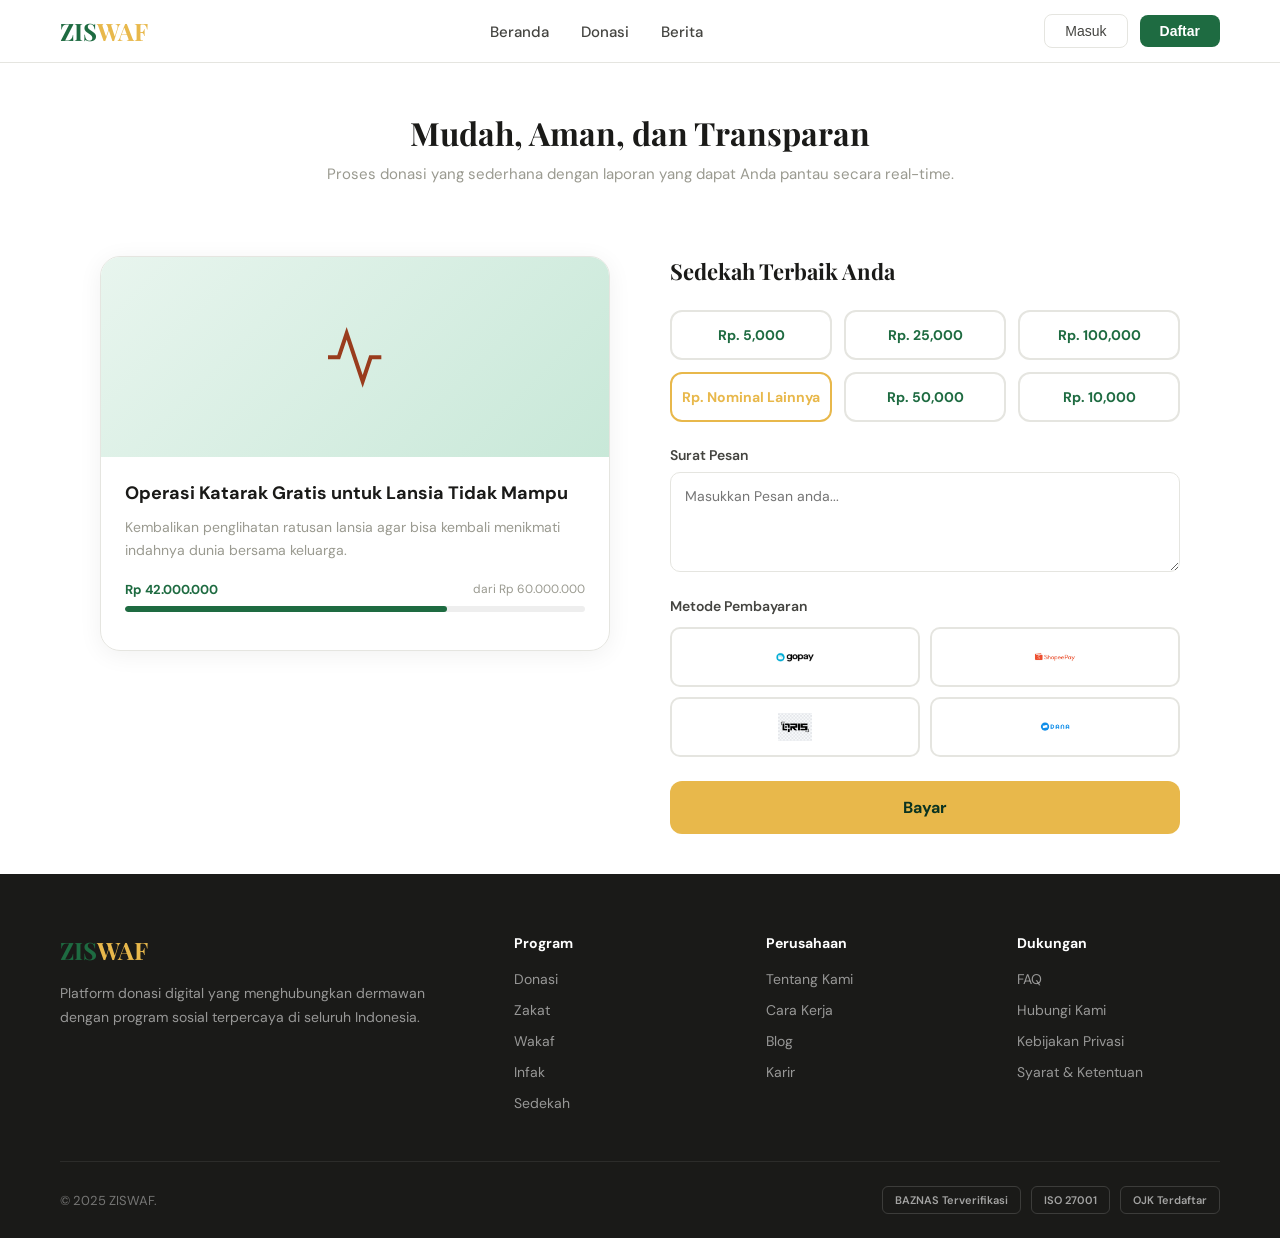
<file: donate-page-2.html>
<!DOCTYPE html>
<html lang="id">
<head>
  <meta charset="UTF-8">
  <meta name="viewport" content="width=device-width, initial-scale=1.0">
  <title>Operasi Katarak Gratis untuk Lansia Tidak Mampu - ZISWAF</title>
  <style>

@import url('https://fonts.googleapis.com/css2?family=Playfair+Display:wght@400;700&family=DM+Sans:ital,wght@0,300;0,400;0,500;0,700;1,400&family=Poppins:wght@400;500;600;700&display=swap');

*, *::before, *::after { margin: 0; padding: 0; box-sizing: border-box; }

:root {
  --green: #1e6b41;
  --green-mid: #257d4e;
  --green-light: #3a7d58;
  --gold: #e8b84b;
  --dark: #1a1a18;
  --dark2: #444440;
  --gray: #9a9a90;
  --gray-light: #bcbcbc;
  --gray-border: #e5e5e0;
  --white: #ffffff;
  --font-display: 'Playfair Display', Georgia, serif;
  --font-body: 'DM Sans', sans-serif;
  --font-alt: 'Poppins', sans-serif;
}

body {
  font-family: var(--font-body);
  color: var(--dark);
  background: var(--white);
  width: 100%;
  overflow-x: hidden;
}

a { text-decoration: none; color: inherit; }
img { max-width: 100%; display: block; }

/* ── NAV ── */
.nav {
  display: flex;
  align-items: center;
  justify-content: space-between;
  padding: 14px 60px;
  background: var(--white);
  border-bottom: 1px solid var(--gray-border);
  position: sticky;
  top: 0;
  z-index: 100;
}
.logo { font-family: var(--font-display); font-size: 24px; font-weight: 700; }
.logo .zis { color: var(--green); }
.logo .waf { color: var(--gold); }
.nav-links { display: flex; gap: 32px; list-style: none; }
.nav-links a { color: var(--dark2); font-size: 15px; font-weight: 500; transition: color .2s; }
.nav-links a:hover { color: var(--green); }
.nav-actions { display: flex; gap: 12px; align-items: center; }
.btn-outline {
  padding: 8px 20px; border: 1px solid var(--gray-border);
  border-radius: 8px; font-size: 14px; font-weight: 500;
  color: var(--dark2); cursor: pointer; transition: all .2s;
  background: none;
}
.btn-outline:hover { border-color: var(--green); color: var(--green); }
.btn-primary {
  padding: 8px 20px; background: var(--green); color: var(--white);
  border: none; border-radius: 8px; font-size: 14px; font-weight: 600;
  cursor: pointer; transition: background .2s;
}
.btn-primary:hover { background: var(--green-mid); }

/* ── HERO ── */
.hero {
  background: linear-gradient(135deg, #0a3320 0%, #1e6b41 60%, #2d8a58 100%);
  min-height: 480px;
  display: flex; flex-direction: column;
  align-items: center; justify-content: center;
  text-align: center; padding: 80px 60px;
  position: relative; overflow: hidden;
}
.hero::before {
  content: '';
  position: absolute; inset: 0;
  background: url("data:image/svg+xml,%3Csvg width='60' height='60' viewBox='0 0 60 60' xmlns='http://www.w3.org/2000/svg'%3E%3Cg fill='none' fill-rule='evenodd'%3E%3Cg fill='%23ffffff' fill-opacity='0.03'%3E%3Cpath d='M36 34v-4h-2v4h-4v2h4v4h2v-4h4v-2h-4zm0-30V0h-2v4h-4v2h4v4h2V6h4V4h-4zM6 34v-4H4v4H0v2h4v4h2v-4h4v-2H6zM6 4V0H4v4H0v2h4v4h2V6h4V4H6z'/%3E%3C/g%3E%3C/g%3E%3C/svg%3E");
}
.hero h1 {
  font-family: var(--font-display);
  font-size: clamp(32px, 5vw, 52px);
  font-weight: 700; color: var(--white);
  line-height: 1.2; margin-bottom: 20px;
  position: relative;
}
.hero h1 .gold { color: var(--gold); }
.hero p {
  font-size: 16px; color: rgba(255,255,255,0.8);
  max-width: 560px; line-height: 1.7;
  margin-bottom: 36px; position: relative;
}
.hero-buttons { display: flex; gap: 16px; position: relative; }
.btn-gold {
  padding: 14px 32px; background: var(--gold); color: #0a3320;
  border: none; border-radius: 10px; font-size: 15px; font-weight: 700;
  cursor: pointer; transition: all .2s;
}
.btn-gold:hover { background: #d4a43a; transform: translateY(-1px); }
.btn-ghost {
  padding: 14px 32px; background: transparent;
  border: 1px solid rgba(255,255,255,0.4); color: var(--white);
  border-radius: 10px; font-size: 15px; font-weight: 500;
  cursor: pointer; transition: all .2s;
}
.btn-ghost:hover { background: rgba(255,255,255,0.1); }

/* ── STATS ── */
.stats {
  background: var(--dark);
  display: flex; justify-content: center; gap: 80px;
  padding: 40px 60px;
}
.stat { text-align: center; }
.stat-number { font-family: var(--font-display); font-size: 32px; font-weight: 700; color: var(--green-mid); }
.stat-label { font-size: 13px; color: var(--gray-light); margin-top: 4px; }

/* ── SECTION ── */
.section { padding: 70px 60px; }
.section-header { text-align: center; margin-bottom: 48px; }
.section-header h2 {
  font-family: var(--font-display);
  font-size: clamp(24px, 3vw, 36px);
  font-weight: 700; color: var(--dark); margin-bottom: 12px;
}
.section-header p { color: var(--gray); font-size: 15px; line-height: 1.6; }

/* ── CARDS ── */
.cards-grid {
  display: grid;
  grid-template-columns: repeat(auto-fill, minmax(300px, 1fr));
  gap: 24px;
}
.card {
  border: 1px solid var(--gray-border);
  border-radius: 16px; overflow: hidden;
  transition: box-shadow .25s, transform .25s;
  background: var(--white);
}
.card:hover { box-shadow: 0 8px 32px rgba(0,0,0,0.1); transform: translateY(-3px); }
.card-image {
  height: 160px; background: linear-gradient(135deg, #e8f5ee, #c8e8d8);
  display: flex; align-items: center; justify-content: center;
  overflow: hidden;
}
.card-image img { height: 100%; width: 100%; object-fit: cover; }
.card-image svg { width: 80px; height: 80px; opacity: 0.3; }
.card-body { padding: 20px 20px 0; }
.card-body h3 {
  font-size: 15px; font-weight: 700; color: var(--dark);
  line-height: 1.4; margin-bottom: 8px;
}
.card-body p { font-size: 13px; color: var(--gray); line-height: 1.6; }
.card-footer { padding: 16px 20px 20px; }
.progress-meta { display: flex; justify-content: space-between; margin-bottom: 8px; }
.collected { font-size: 13px; font-weight: 700; color: var(--green); }
.target { font-size: 12px; color: var(--gray); }
.progress-bar { height: 6px; background: #eee; border-radius: 99px; overflow: hidden; margin-bottom: 14px; }
.progress-fill { height: 100%; background: var(--green); border-radius: 99px; }
.card-bottom { display: flex; align-items: center; justify-content: space-between; }
.avatars { display: flex; gap: -4px; }
.avatar {
  width: 28px; height: 28px; border-radius: 50%;
  background: var(--green); border: 2px solid white;
  display: flex; align-items: center; justify-content: center;
  font-size: 11px; font-weight: 700; color: white;
  margin-right: -6px;
}
.donatur-count { font-size: 12px; color: var(--gray); margin-left: 16px; }
.btn-donate {
  padding: 7px 18px; background: var(--green); color: white;
  border: none; border-radius: 8px; font-size: 13px; font-weight: 600;
  cursor: pointer; transition: background .2s;
}
.btn-donate:hover { background: var(--green-mid); }

/* ── NEWS SECTION ── */
.news-section {
  background: var(--dark);
  display: grid; grid-template-columns: 1fr 1fr;
  min-height: 340px; overflow: hidden;
}
.news-content { padding: 60px; display: flex; flex-direction: column; justify-content: center; }
.news-tag {
  display: inline-block; padding: 4px 12px;
  background: var(--green); color: white;
  border-radius: 99px; font-size: 12px; font-weight: 600;
  margin-bottom: 16px;
}
.news-content h3 {
  font-family: var(--font-display); font-size: 22px;
  color: white; line-height: 1.4; margin-bottom: 16px;
}
.news-content p { font-size: 14px; color: rgba(255,255,255,0.65); line-height: 1.7; }
.news-image { overflow: hidden; }
.news-image img { width: 100%; height: 100%; object-fit: cover; }

/* ── FEATURES ── */
.features { padding: 70px 60px; background: #f9f9f7; }
.features-grid {
  display: grid; grid-template-columns: repeat(3, 1fr); gap: 32px;
  margin-top: 48px;
}
.feature { text-align: center; padding: 32px 24px; }
.feature-icon {
  width: 56px; height: 56px; background: #e8f5ee;
  border-radius: 16px; display: flex; align-items: center;
  justify-content: center; margin: 0 auto 20px;
  font-size: 24px;
}
.feature h3 { font-size: 16px; font-weight: 700; color: var(--dark); margin-bottom: 10px; }
.feature p { font-size: 14px; color: var(--gray); line-height: 1.6; }

/* ── FOOTER ── */
.footer { background: var(--dark); padding: 60px 60px 0; }
.footer-top {
  display: grid;
  grid-template-columns: 2fr 1fr 1fr 1fr;
  gap: 48px; padding-bottom: 48px;
  border-bottom: 1px solid rgba(255,255,255,0.08);
}
.footer-brand .logo { margin-bottom: 16px; }
.footer-brand p { font-size: 14px; color: rgba(255,255,255,0.55); line-height: 1.7; }
.footer-col h5 { font-size: 14px; font-weight: 700; color: white; margin-bottom: 16px; }
.footer-col ul { list-style: none; display: flex; flex-direction: column; gap: 10px; }
.footer-col ul li a { font-size: 14px; color: rgba(255,255,255,0.55); transition: color .2s; }
.footer-col ul li a:hover { color: white; }
.footer-bottom {
  display: flex; align-items: center; justify-content: space-between;
  padding: 24px 0;
}
.footer-bottom p { font-size: 13px; color: rgba(255,255,255,0.4); }
.cert-badges { display: flex; gap: 10px; }
.cert-badge {
  padding: 6px 12px; border: 1px solid rgba(255,255,255,0.15);
  border-radius: 6px; font-size: 11px; font-weight: 600;
  color: rgba(255,255,255,0.6);
}

/* ── DONATE PAGE ── */
.donate-page { max-width: 1200px; margin: 0 auto; padding: 40px 60px; }
.donate-layout { display: grid; grid-template-columns: 1fr 1fr; gap: 60px; align-items: start; }
.donate-card {
  border: 1px solid var(--gray-border); border-radius: 20px;
  overflow: hidden; box-shadow: 0 4px 24px rgba(0,0,0,0.06);
}
.donate-card-image {
  height: 200px; background: linear-gradient(135deg, #e8f5ee, #c8e8d8);
  display: flex; align-items: center; justify-content: center;
}
.donate-card-body { padding: 24px; }
.donate-card-body h2 { font-size: 18px; font-weight: 700; color: var(--dark); margin-bottom: 10px; line-height: 1.4; }
.donate-card-body p { font-size: 14px; color: var(--gray); line-height: 1.6; margin-bottom: 20px; }
.donate-panel h3 { font-family: var(--font-display); font-size: 22px; font-weight: 700; color: var(--dark); margin-bottom: 24px; }
.price-grid { display: grid; grid-template-columns: repeat(3, 1fr); gap: 12px; margin-bottom: 24px; }
.price-btn {
  padding: 14px 10px; border: 2px solid var(--gray-border);
  border-radius: 12px; text-align: center; cursor: pointer;
  font-size: 14px; font-weight: 700; color: var(--green);
  transition: all .2s; background: white;
}
.price-btn:hover, .price-btn.active {
  border-color: var(--green); background: #e8f5ee;
}
.price-btn.special { border-color: var(--gold); color: var(--gold); }
.price-btn.special:hover { background: #fdf6e3; }
.form-group { margin-bottom: 20px; }
.form-group label { display: block; font-size: 14px; font-weight: 600; color: var(--dark2); margin-bottom: 8px; }
.form-group textarea {
  width: 100%; padding: 14px; border: 1px solid var(--gray-border);
  border-radius: 10px; font-size: 14px; font-family: var(--font-body);
  color: var(--dark); resize: vertical; min-height: 100px;
  transition: border-color .2s; outline: none;
}
.form-group textarea:focus { border-color: var(--green); }
.payment-label { font-size: 14px; font-weight: 600; color: var(--dark2); margin-bottom: 12px; }
.payment-grid { display: grid; grid-template-columns: repeat(2, 1fr); gap: 10px; margin-bottom: 24px; }
.payment-btn {
  padding: 14px; border: 2px solid var(--gray-border);
  border-radius: 10px; cursor: pointer; transition: border-color .2s;
  display: flex; align-items: center; justify-content: center;
  background: white;
}
.payment-btn:hover { border-color: var(--green); }
.payment-btn img { height: 28px; object-fit: contain; }
.btn-pay {
  width: 100%; padding: 16px; background: var(--gold); color: #0a3320;
  border: none; border-radius: 12px; font-size: 16px; font-weight: 700;
  cursor: pointer; transition: all .2s; font-family: var(--font-body);
}
.btn-pay:hover { background: #d4a43a; transform: translateY(-1px); }

/* ── DONATE PAGE SECTION HEADER ── */
.donate-header { text-align: center; padding: 48px 60px 32px; }
.donate-header h1 { font-family: var(--font-display); font-size: 32px; font-weight: 700; color: var(--dark); margin-bottom: 10px; }
.donate-header p { font-size: 15px; color: var(--gray); }

/* ── LOGIN PAGE ── */
.login-page { min-height: 100vh; display: flex; flex-direction: column; }
.login-content {
  flex: 1; display: flex; align-items: center; justify-content: center;
  padding: 60px;
}
.login-box {
  background: white; border: 1px solid var(--gray-border);
  border-radius: 24px; padding: 48px; width: 100%; max-width: 440px;
  box-shadow: 0 8px 48px rgba(0,0,0,0.08);
}
.login-box h2 {
  font-family: var(--font-display); font-size: 28px; font-weight: 700;
  margin-bottom: 6px; color: var(--dark);
}
.login-box h2 .zis { color: var(--green); }
.login-box h2 .waf { color: var(--gold); }
.login-box .sub { font-size: 14px; color: var(--gray); margin-bottom: 32px; line-height: 1.6; }
.input-field {
  width: 100%; padding: 14px 16px; border: 1px solid var(--gray-border);
  border-radius: 10px; font-size: 14px; font-family: var(--font-body);
  color: var(--dark); outline: none; transition: border-color .2s;
  margin-bottom: 14px;
}
.input-field:focus { border-color: var(--green); }
.forgot { text-align: right; font-size: 13px; color: var(--green); margin-bottom: 24px; cursor: pointer; }
.btn-login {
  width: 100%; padding: 14px; background: var(--green); color: white;
  border: none; border-radius: 10px; font-size: 15px; font-weight: 700;
  cursor: pointer; transition: background .2s; font-family: var(--font-body);
  margin-bottom: 16px;
}
.btn-login:hover { background: var(--green-mid); }
.divider { text-align: center; font-size: 13px; color: var(--gray-light); margin-bottom: 16px; }
.btn-google {
  width: 100%; padding: 14px; background: white; color: var(--dark);
  border: 1px solid var(--gray-border); border-radius: 10px;
  font-size: 14px; font-weight: 600; cursor: pointer; transition: border-color .2s;
  font-family: var(--font-body); display: flex; align-items: center;
  justify-content: center; gap: 10px; margin-bottom: 20px;
}
.btn-google:hover { border-color: var(--green); }
.btn-google img { width: 20px; height: 20px; }
.register-prompt { text-align: center; font-size: 14px; color: var(--dark2); }
.register-prompt a { color: var(--green); font-weight: 600; }


  </style>
</head>
<body>


<nav class="nav">
  <a href="homepage.html" class="logo"><span class="zis">ZIS</span><span class="waf">WAF</span></a>
  <ul class="nav-links">
    <li><a href="homepage.html">Beranda</a></li>
    <li><a href="#">Donasi</a></li>
    <li><a href="#">Berita</a></li>
  </ul>
  <div class="nav-actions">
    <button class="btn-outline">Masuk</button>
    <a href="login-page.html"><button class="btn-primary">Daftar</button></a>
  </div>
</nav>
<div class="donate-header">
  <h1>Mudah, Aman, dan Transparan</h1>
  <p>Proses donasi yang sederhana dengan laporan yang dapat Anda pantau secara real-time.</p>
</div>
<div class="donate-page">
  <div class="donate-layout">
    <div class="donate-card">
      <div class="donate-card-image">
        <img src="images/vector-1054.svg" alt="Operasi Katarak Gratis untuk Lansia Tidak Mampu" style="max-height:200px;object-fit:contain;padding:20px" onerror="this.style.display='none'">
      </div>
      <div class="donate-card-body">
        <h2>Operasi Katarak Gratis untuk Lansia Tidak Mampu</h2>
        <p>Kembalikan penglihatan ratusan lansia agar bisa kembali menikmati indahnya dunia bersama keluarga.</p>
        <div class="progress-meta">
          <span class="collected">Rp 42.000.000</span>
          <span class="target">dari Rp 60.000.000</span>
        </div>
        <div class="progress-bar"><div class="progress-fill" style="width:70%"></div></div>
      </div>
    </div>
    <div class="donate-panel">
      <h3>Sedekah Terbaik Anda</h3>
      <div class="price-grid"><div class="price-btn " onclick="selectPrice(this)">Rp. 5,000</div><div class="price-btn " onclick="selectPrice(this)">Rp. 25,000</div><div class="price-btn " onclick="selectPrice(this)">Rp. 100,000</div><div class="price-btn special" onclick="selectPrice(this)">Rp. Nominal Lainnya</div><div class="price-btn " onclick="selectPrice(this)">Rp. 50,000</div><div class="price-btn " onclick="selectPrice(this)">Rp. 10,000</div></div>
      <div class="form-group">
        <label>Surat Pesan</label>
        <textarea placeholder="Masukkan Pesan anda..."></textarea>
      </div>
      <p class="payment-label">Metode Pembayaran</p>
      <div class="payment-grid">
        <div class="payment-btn"><img src="images/image-1-823.png" alt="GoPay" onerror="this.outerHTML='<span style=font-weight:700;color:#00AED6>GoPay</span>'"></div>
        <div class="payment-btn"><img src="images/image-2-825.png" alt="ShopeePay" onerror="this.outerHTML='<span style=font-weight:700;color:#EE4D2D>ShopeePay</span>'"></div>
        <div class="payment-btn"><img src="images/image-4-827.png" alt="QRIS" onerror="this.outerHTML='<span style=font-weight:700;color:#333>QRIS</span>'"></div>
        <div class="payment-btn"><img src="images/image-3-829.png" alt="DANA" onerror="this.outerHTML='<span style=font-weight:700;color:#118EEA>DANA</span>'"></div>
      </div>
      <button class="btn-pay">Bayar</button>
    </div>
  </div>
</div>

<footer class="footer">
  <div class="footer-top">
    <div class="footer-brand">
      <div class="logo"><span class="zis">ZIS</span><span class="waf">WAF</span></div>
      <p>Platform donasi digital yang menghubungkan dermawan dengan program sosial terpercaya di seluruh Indonesia.</p>
    </div>
    <div class="footer-col">
      <h5>Program</h5>
      <ul>
        <li><a href="#">Donasi</a></li>
        <li><a href="#">Zakat</a></li>
        <li><a href="#">Wakaf</a></li>
        <li><a href="#">Infak</a></li>
        <li><a href="#">Sedekah</a></li>
      </ul>
    </div>
    <div class="footer-col">
      <h5>Perusahaan</h5>
      <ul>
        <li><a href="#">Tentang Kami</a></li>
        <li><a href="#">Cara Kerja</a></li>
        <li><a href="#">Blog</a></li>
        <li><a href="#">Karir</a></li>
      </ul>
    </div>
    <div class="footer-col">
      <h5>Dukungan</h5>
      <ul>
        <li><a href="#">FAQ</a></li>
        <li><a href="#">Hubungi Kami</a></li>
        <li><a href="#">Kebijakan Privasi</a></li>
        <li><a href="#">Syarat &amp; Ketentuan</a></li>
      </ul>
    </div>
  </div>
  <div class="footer-bottom">
    <p>© 2025 ZISWAF.</p>
    <div class="cert-badges">
      <div class="cert-badge">BAZNAS Terverifikasi</div>
      <div class="cert-badge">ISO 27001</div>
      <div class="cert-badge">OJK Terdaftar</div>
    </div>
  </div>
</footer>
<script>
function selectPrice(el) {
  document.querySelectorAll('.price-btn').forEach(b => b.classList.remove('active'));
  el.classList.add('active');
}
</script>

</body>
</html>
</file>
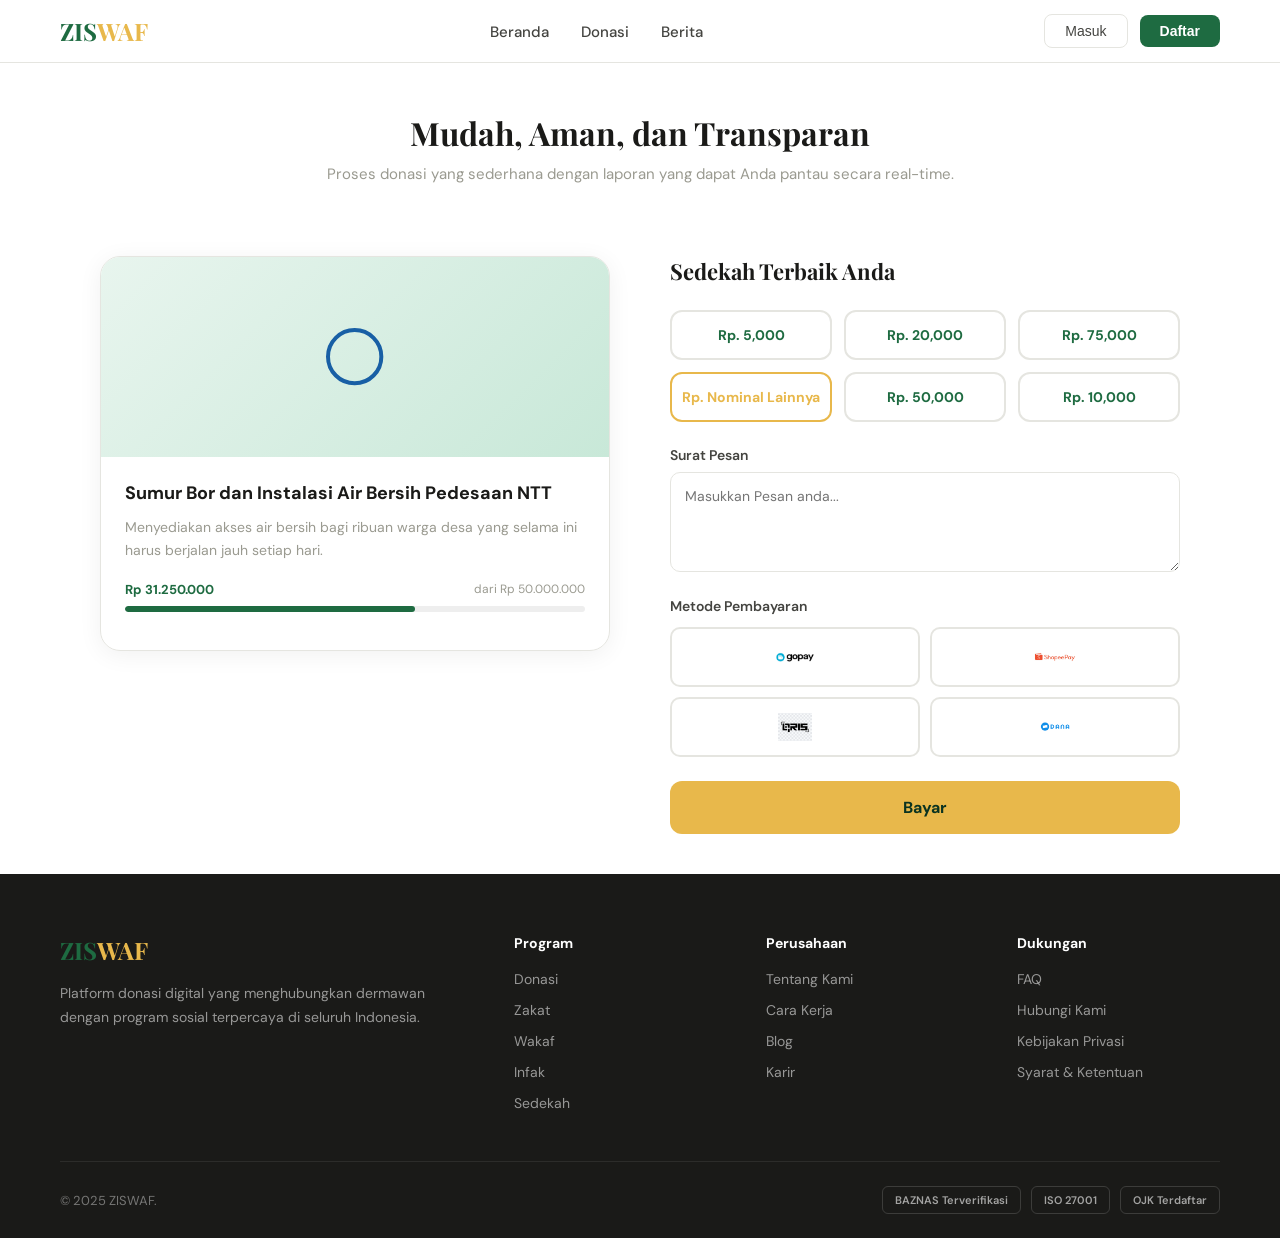
<file: donate-page-3.html>
<!DOCTYPE html>
<html lang="id">
<head>
  <meta charset="UTF-8">
  <meta name="viewport" content="width=device-width, initial-scale=1.0">
  <title>Sumur Bor dan Instalasi Air Bersih Pedesaan NTT - ZISWAF</title>
  <style>

@import url('https://fonts.googleapis.com/css2?family=Playfair+Display:wght@400;700&family=DM+Sans:ital,wght@0,300;0,400;0,500;0,700;1,400&family=Poppins:wght@400;500;600;700&display=swap');

*, *::before, *::after { margin: 0; padding: 0; box-sizing: border-box; }

:root {
  --green: #1e6b41;
  --green-mid: #257d4e;
  --green-light: #3a7d58;
  --gold: #e8b84b;
  --dark: #1a1a18;
  --dark2: #444440;
  --gray: #9a9a90;
  --gray-light: #bcbcbc;
  --gray-border: #e5e5e0;
  --white: #ffffff;
  --font-display: 'Playfair Display', Georgia, serif;
  --font-body: 'DM Sans', sans-serif;
  --font-alt: 'Poppins', sans-serif;
}

body {
  font-family: var(--font-body);
  color: var(--dark);
  background: var(--white);
  width: 100%;
  overflow-x: hidden;
}

a { text-decoration: none; color: inherit; }
img { max-width: 100%; display: block; }

/* ── NAV ── */
.nav {
  display: flex;
  align-items: center;
  justify-content: space-between;
  padding: 14px 60px;
  background: var(--white);
  border-bottom: 1px solid var(--gray-border);
  position: sticky;
  top: 0;
  z-index: 100;
}
.logo { font-family: var(--font-display); font-size: 24px; font-weight: 700; }
.logo .zis { color: var(--green); }
.logo .waf { color: var(--gold); }
.nav-links { display: flex; gap: 32px; list-style: none; }
.nav-links a { color: var(--dark2); font-size: 15px; font-weight: 500; transition: color .2s; }
.nav-links a:hover { color: var(--green); }
.nav-actions { display: flex; gap: 12px; align-items: center; }
.btn-outline {
  padding: 8px 20px; border: 1px solid var(--gray-border);
  border-radius: 8px; font-size: 14px; font-weight: 500;
  color: var(--dark2); cursor: pointer; transition: all .2s;
  background: none;
}
.btn-outline:hover { border-color: var(--green); color: var(--green); }
.btn-primary {
  padding: 8px 20px; background: var(--green); color: var(--white);
  border: none; border-radius: 8px; font-size: 14px; font-weight: 600;
  cursor: pointer; transition: background .2s;
}
.btn-primary:hover { background: var(--green-mid); }

/* ── HERO ── */
.hero {
  background: linear-gradient(135deg, #0a3320 0%, #1e6b41 60%, #2d8a58 100%);
  min-height: 480px;
  display: flex; flex-direction: column;
  align-items: center; justify-content: center;
  text-align: center; padding: 80px 60px;
  position: relative; overflow: hidden;
}
.hero::before {
  content: '';
  position: absolute; inset: 0;
  background: url("data:image/svg+xml,%3Csvg width='60' height='60' viewBox='0 0 60 60' xmlns='http://www.w3.org/2000/svg'%3E%3Cg fill='none' fill-rule='evenodd'%3E%3Cg fill='%23ffffff' fill-opacity='0.03'%3E%3Cpath d='M36 34v-4h-2v4h-4v2h4v4h2v-4h4v-2h-4zm0-30V0h-2v4h-4v2h4v4h2V6h4V4h-4zM6 34v-4H4v4H0v2h4v4h2v-4h4v-2H6zM6 4V0H4v4H0v2h4v4h2V6h4V4H6z'/%3E%3C/g%3E%3C/g%3E%3C/svg%3E");
}
.hero h1 {
  font-family: var(--font-display);
  font-size: clamp(32px, 5vw, 52px);
  font-weight: 700; color: var(--white);
  line-height: 1.2; margin-bottom: 20px;
  position: relative;
}
.hero h1 .gold { color: var(--gold); }
.hero p {
  font-size: 16px; color: rgba(255,255,255,0.8);
  max-width: 560px; line-height: 1.7;
  margin-bottom: 36px; position: relative;
}
.hero-buttons { display: flex; gap: 16px; position: relative; }
.btn-gold {
  padding: 14px 32px; background: var(--gold); color: #0a3320;
  border: none; border-radius: 10px; font-size: 15px; font-weight: 700;
  cursor: pointer; transition: all .2s;
}
.btn-gold:hover { background: #d4a43a; transform: translateY(-1px); }
.btn-ghost {
  padding: 14px 32px; background: transparent;
  border: 1px solid rgba(255,255,255,0.4); color: var(--white);
  border-radius: 10px; font-size: 15px; font-weight: 500;
  cursor: pointer; transition: all .2s;
}
.btn-ghost:hover { background: rgba(255,255,255,0.1); }

/* ── STATS ── */
.stats {
  background: var(--dark);
  display: flex; justify-content: center; gap: 80px;
  padding: 40px 60px;
}
.stat { text-align: center; }
.stat-number { font-family: var(--font-display); font-size: 32px; font-weight: 700; color: var(--green-mid); }
.stat-label { font-size: 13px; color: var(--gray-light); margin-top: 4px; }

/* ── SECTION ── */
.section { padding: 70px 60px; }
.section-header { text-align: center; margin-bottom: 48px; }
.section-header h2 {
  font-family: var(--font-display);
  font-size: clamp(24px, 3vw, 36px);
  font-weight: 700; color: var(--dark); margin-bottom: 12px;
}
.section-header p { color: var(--gray); font-size: 15px; line-height: 1.6; }

/* ── CARDS ── */
.cards-grid {
  display: grid;
  grid-template-columns: repeat(auto-fill, minmax(300px, 1fr));
  gap: 24px;
}
.card {
  border: 1px solid var(--gray-border);
  border-radius: 16px; overflow: hidden;
  transition: box-shadow .25s, transform .25s;
  background: var(--white);
}
.card:hover { box-shadow: 0 8px 32px rgba(0,0,0,0.1); transform: translateY(-3px); }
.card-image {
  height: 160px; background: linear-gradient(135deg, #e8f5ee, #c8e8d8);
  display: flex; align-items: center; justify-content: center;
  overflow: hidden;
}
.card-image img { height: 100%; width: 100%; object-fit: cover; }
.card-image svg { width: 80px; height: 80px; opacity: 0.3; }
.card-body { padding: 20px 20px 0; }
.card-body h3 {
  font-size: 15px; font-weight: 700; color: var(--dark);
  line-height: 1.4; margin-bottom: 8px;
}
.card-body p { font-size: 13px; color: var(--gray); line-height: 1.6; }
.card-footer { padding: 16px 20px 20px; }
.progress-meta { display: flex; justify-content: space-between; margin-bottom: 8px; }
.collected { font-size: 13px; font-weight: 700; color: var(--green); }
.target { font-size: 12px; color: var(--gray); }
.progress-bar { height: 6px; background: #eee; border-radius: 99px; overflow: hidden; margin-bottom: 14px; }
.progress-fill { height: 100%; background: var(--green); border-radius: 99px; }
.card-bottom { display: flex; align-items: center; justify-content: space-between; }
.avatars { display: flex; gap: -4px; }
.avatar {
  width: 28px; height: 28px; border-radius: 50%;
  background: var(--green); border: 2px solid white;
  display: flex; align-items: center; justify-content: center;
  font-size: 11px; font-weight: 700; color: white;
  margin-right: -6px;
}
.donatur-count { font-size: 12px; color: var(--gray); margin-left: 16px; }
.btn-donate {
  padding: 7px 18px; background: var(--green); color: white;
  border: none; border-radius: 8px; font-size: 13px; font-weight: 600;
  cursor: pointer; transition: background .2s;
}
.btn-donate:hover { background: var(--green-mid); }

/* ── NEWS SECTION ── */
.news-section {
  background: var(--dark);
  display: grid; grid-template-columns: 1fr 1fr;
  min-height: 340px; overflow: hidden;
}
.news-content { padding: 60px; display: flex; flex-direction: column; justify-content: center; }
.news-tag {
  display: inline-block; padding: 4px 12px;
  background: var(--green); color: white;
  border-radius: 99px; font-size: 12px; font-weight: 600;
  margin-bottom: 16px;
}
.news-content h3 {
  font-family: var(--font-display); font-size: 22px;
  color: white; line-height: 1.4; margin-bottom: 16px;
}
.news-content p { font-size: 14px; color: rgba(255,255,255,0.65); line-height: 1.7; }
.news-image { overflow: hidden; }
.news-image img { width: 100%; height: 100%; object-fit: cover; }

/* ── FEATURES ── */
.features { padding: 70px 60px; background: #f9f9f7; }
.features-grid {
  display: grid; grid-template-columns: repeat(3, 1fr); gap: 32px;
  margin-top: 48px;
}
.feature { text-align: center; padding: 32px 24px; }
.feature-icon {
  width: 56px; height: 56px; background: #e8f5ee;
  border-radius: 16px; display: flex; align-items: center;
  justify-content: center; margin: 0 auto 20px;
  font-size: 24px;
}
.feature h3 { font-size: 16px; font-weight: 700; color: var(--dark); margin-bottom: 10px; }
.feature p { font-size: 14px; color: var(--gray); line-height: 1.6; }

/* ── FOOTER ── */
.footer { background: var(--dark); padding: 60px 60px 0; }
.footer-top {
  display: grid;
  grid-template-columns: 2fr 1fr 1fr 1fr;
  gap: 48px; padding-bottom: 48px;
  border-bottom: 1px solid rgba(255,255,255,0.08);
}
.footer-brand .logo { margin-bottom: 16px; }
.footer-brand p { font-size: 14px; color: rgba(255,255,255,0.55); line-height: 1.7; }
.footer-col h5 { font-size: 14px; font-weight: 700; color: white; margin-bottom: 16px; }
.footer-col ul { list-style: none; display: flex; flex-direction: column; gap: 10px; }
.footer-col ul li a { font-size: 14px; color: rgba(255,255,255,0.55); transition: color .2s; }
.footer-col ul li a:hover { color: white; }
.footer-bottom {
  display: flex; align-items: center; justify-content: space-between;
  padding: 24px 0;
}
.footer-bottom p { font-size: 13px; color: rgba(255,255,255,0.4); }
.cert-badges { display: flex; gap: 10px; }
.cert-badge {
  padding: 6px 12px; border: 1px solid rgba(255,255,255,0.15);
  border-radius: 6px; font-size: 11px; font-weight: 600;
  color: rgba(255,255,255,0.6);
}

/* ── DONATE PAGE ── */
.donate-page { max-width: 1200px; margin: 0 auto; padding: 40px 60px; }
.donate-layout { display: grid; grid-template-columns: 1fr 1fr; gap: 60px; align-items: start; }
.donate-card {
  border: 1px solid var(--gray-border); border-radius: 20px;
  overflow: hidden; box-shadow: 0 4px 24px rgba(0,0,0,0.06);
}
.donate-card-image {
  height: 200px; background: linear-gradient(135deg, #e8f5ee, #c8e8d8);
  display: flex; align-items: center; justify-content: center;
}
.donate-card-body { padding: 24px; }
.donate-card-body h2 { font-size: 18px; font-weight: 700; color: var(--dark); margin-bottom: 10px; line-height: 1.4; }
.donate-card-body p { font-size: 14px; color: var(--gray); line-height: 1.6; margin-bottom: 20px; }
.donate-panel h3 { font-family: var(--font-display); font-size: 22px; font-weight: 700; color: var(--dark); margin-bottom: 24px; }
.price-grid { display: grid; grid-template-columns: repeat(3, 1fr); gap: 12px; margin-bottom: 24px; }
.price-btn {
  padding: 14px 10px; border: 2px solid var(--gray-border);
  border-radius: 12px; text-align: center; cursor: pointer;
  font-size: 14px; font-weight: 700; color: var(--green);
  transition: all .2s; background: white;
}
.price-btn:hover, .price-btn.active {
  border-color: var(--green); background: #e8f5ee;
}
.price-btn.special { border-color: var(--gold); color: var(--gold); }
.price-btn.special:hover { background: #fdf6e3; }
.form-group { margin-bottom: 20px; }
.form-group label { display: block; font-size: 14px; font-weight: 600; color: var(--dark2); margin-bottom: 8px; }
.form-group textarea {
  width: 100%; padding: 14px; border: 1px solid var(--gray-border);
  border-radius: 10px; font-size: 14px; font-family: var(--font-body);
  color: var(--dark); resize: vertical; min-height: 100px;
  transition: border-color .2s; outline: none;
}
.form-group textarea:focus { border-color: var(--green); }
.payment-label { font-size: 14px; font-weight: 600; color: var(--dark2); margin-bottom: 12px; }
.payment-grid { display: grid; grid-template-columns: repeat(2, 1fr); gap: 10px; margin-bottom: 24px; }
.payment-btn {
  padding: 14px; border: 2px solid var(--gray-border);
  border-radius: 10px; cursor: pointer; transition: border-color .2s;
  display: flex; align-items: center; justify-content: center;
  background: white;
}
.payment-btn:hover { border-color: var(--green); }
.payment-btn img { height: 28px; object-fit: contain; }
.btn-pay {
  width: 100%; padding: 16px; background: var(--gold); color: #0a3320;
  border: none; border-radius: 12px; font-size: 16px; font-weight: 700;
  cursor: pointer; transition: all .2s; font-family: var(--font-body);
}
.btn-pay:hover { background: #d4a43a; transform: translateY(-1px); }

/* ── DONATE PAGE SECTION HEADER ── */
.donate-header { text-align: center; padding: 48px 60px 32px; }
.donate-header h1 { font-family: var(--font-display); font-size: 32px; font-weight: 700; color: var(--dark); margin-bottom: 10px; }
.donate-header p { font-size: 15px; color: var(--gray); }

/* ── LOGIN PAGE ── */
.login-page { min-height: 100vh; display: flex; flex-direction: column; }
.login-content {
  flex: 1; display: flex; align-items: center; justify-content: center;
  padding: 60px;
}
.login-box {
  background: white; border: 1px solid var(--gray-border);
  border-radius: 24px; padding: 48px; width: 100%; max-width: 440px;
  box-shadow: 0 8px 48px rgba(0,0,0,0.08);
}
.login-box h2 {
  font-family: var(--font-display); font-size: 28px; font-weight: 700;
  margin-bottom: 6px; color: var(--dark);
}
.login-box h2 .zis { color: var(--green); }
.login-box h2 .waf { color: var(--gold); }
.login-box .sub { font-size: 14px; color: var(--gray); margin-bottom: 32px; line-height: 1.6; }
.input-field {
  width: 100%; padding: 14px 16px; border: 1px solid var(--gray-border);
  border-radius: 10px; font-size: 14px; font-family: var(--font-body);
  color: var(--dark); outline: none; transition: border-color .2s;
  margin-bottom: 14px;
}
.input-field:focus { border-color: var(--green); }
.forgot { text-align: right; font-size: 13px; color: var(--green); margin-bottom: 24px; cursor: pointer; }
.btn-login {
  width: 100%; padding: 14px; background: var(--green); color: white;
  border: none; border-radius: 10px; font-size: 15px; font-weight: 700;
  cursor: pointer; transition: background .2s; font-family: var(--font-body);
  margin-bottom: 16px;
}
.btn-login:hover { background: var(--green-mid); }
.divider { text-align: center; font-size: 13px; color: var(--gray-light); margin-bottom: 16px; }
.btn-google {
  width: 100%; padding: 14px; background: white; color: var(--dark);
  border: 1px solid var(--gray-border); border-radius: 10px;
  font-size: 14px; font-weight: 600; cursor: pointer; transition: border-color .2s;
  font-family: var(--font-body); display: flex; align-items: center;
  justify-content: center; gap: 10px; margin-bottom: 20px;
}
.btn-google:hover { border-color: var(--green); }
.btn-google img { width: 20px; height: 20px; }
.register-prompt { text-align: center; font-size: 14px; color: var(--dark2); }
.register-prompt a { color: var(--green); font-weight: 600; }


  </style>
</head>
<body>


<nav class="nav">
  <a href="homepage.html" class="logo"><span class="zis">ZIS</span><span class="waf">WAF</span></a>
  <ul class="nav-links">
    <li><a href="homepage.html">Beranda</a></li>
    <li><a href="#">Donasi</a></li>
    <li><a href="#">Berita</a></li>
  </ul>
  <div class="nav-actions">
    <button class="btn-outline">Masuk</button>
    <a href="login-page.html"><button class="btn-primary">Daftar</button></a>
  </div>
</nav>
<div class="donate-header">
  <h1>Mudah, Aman, dan Transparan</h1>
  <p>Proses donasi yang sederhana dengan laporan yang dapat Anda pantau secara real-time.</p>
</div>
<div class="donate-page">
  <div class="donate-layout">
    <div class="donate-card">
      <div class="donate-card-image">
        <img src="images/vector-1088.svg" alt="Sumur Bor dan Instalasi Air Bersih Pedesaan NTT" style="max-height:200px;object-fit:contain;padding:20px" onerror="this.style.display='none'">
      </div>
      <div class="donate-card-body">
        <h2>Sumur Bor dan Instalasi Air Bersih Pedesaan NTT</h2>
        <p>Menyediakan akses air bersih bagi ribuan warga desa yang selama ini harus berjalan jauh setiap hari.</p>
        <div class="progress-meta">
          <span class="collected">Rp 31.250.000</span>
          <span class="target">dari Rp 50.000.000</span>
        </div>
        <div class="progress-bar"><div class="progress-fill" style="width:63%"></div></div>
      </div>
    </div>
    <div class="donate-panel">
      <h3>Sedekah Terbaik Anda</h3>
      <div class="price-grid"><div class="price-btn " onclick="selectPrice(this)">Rp. 5,000</div><div class="price-btn " onclick="selectPrice(this)">Rp. 20,000</div><div class="price-btn " onclick="selectPrice(this)">Rp. 75,000</div><div class="price-btn special" onclick="selectPrice(this)">Rp. Nominal Lainnya</div><div class="price-btn " onclick="selectPrice(this)">Rp. 50,000</div><div class="price-btn " onclick="selectPrice(this)">Rp. 10,000</div></div>
      <div class="form-group">
        <label>Surat Pesan</label>
        <textarea placeholder="Masukkan Pesan anda..."></textarea>
      </div>
      <p class="payment-label">Metode Pembayaran</p>
      <div class="payment-grid">
        <div class="payment-btn"><img src="images/image-1-823.png" alt="GoPay" onerror="this.outerHTML='<span style=font-weight:700;color:#00AED6>GoPay</span>'"></div>
        <div class="payment-btn"><img src="images/image-2-825.png" alt="ShopeePay" onerror="this.outerHTML='<span style=font-weight:700;color:#EE4D2D>ShopeePay</span>'"></div>
        <div class="payment-btn"><img src="images/image-4-827.png" alt="QRIS" onerror="this.outerHTML='<span style=font-weight:700;color:#333>QRIS</span>'"></div>
        <div class="payment-btn"><img src="images/image-3-829.png" alt="DANA" onerror="this.outerHTML='<span style=font-weight:700;color:#118EEA>DANA</span>'"></div>
      </div>
      <button class="btn-pay">Bayar</button>
    </div>
  </div>
</div>

<footer class="footer">
  <div class="footer-top">
    <div class="footer-brand">
      <div class="logo"><span class="zis">ZIS</span><span class="waf">WAF</span></div>
      <p>Platform donasi digital yang menghubungkan dermawan dengan program sosial terpercaya di seluruh Indonesia.</p>
    </div>
    <div class="footer-col">
      <h5>Program</h5>
      <ul>
        <li><a href="#">Donasi</a></li>
        <li><a href="#">Zakat</a></li>
        <li><a href="#">Wakaf</a></li>
        <li><a href="#">Infak</a></li>
        <li><a href="#">Sedekah</a></li>
      </ul>
    </div>
    <div class="footer-col">
      <h5>Perusahaan</h5>
      <ul>
        <li><a href="#">Tentang Kami</a></li>
        <li><a href="#">Cara Kerja</a></li>
        <li><a href="#">Blog</a></li>
        <li><a href="#">Karir</a></li>
      </ul>
    </div>
    <div class="footer-col">
      <h5>Dukungan</h5>
      <ul>
        <li><a href="#">FAQ</a></li>
        <li><a href="#">Hubungi Kami</a></li>
        <li><a href="#">Kebijakan Privasi</a></li>
        <li><a href="#">Syarat &amp; Ketentuan</a></li>
      </ul>
    </div>
  </div>
  <div class="footer-bottom">
    <p>© 2025 ZISWAF.</p>
    <div class="cert-badges">
      <div class="cert-badge">BAZNAS Terverifikasi</div>
      <div class="cert-badge">ISO 27001</div>
      <div class="cert-badge">OJK Terdaftar</div>
    </div>
  </div>
</footer>
<script>
function selectPrice(el) {
  document.querySelectorAll('.price-btn').forEach(b => b.classList.remove('active'));
  el.classList.add('active');
}
</script>

</body>
</html>
</file>
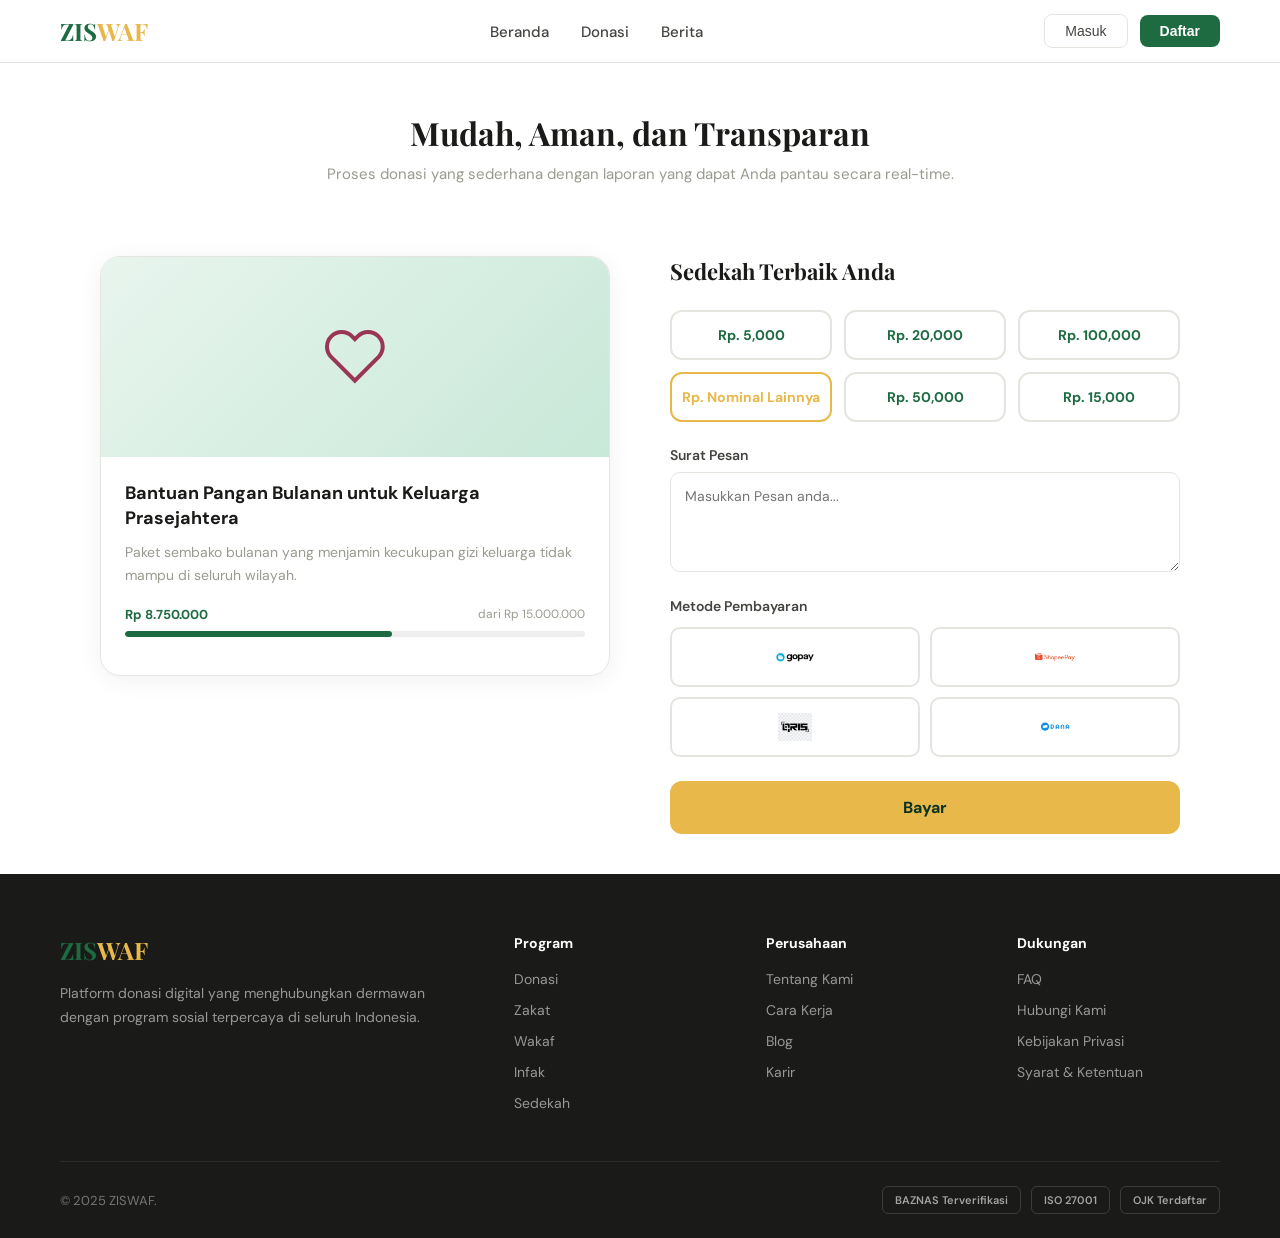
<file: donate-page-4.html>
<!DOCTYPE html>
<html lang="id">
<head>
  <meta charset="UTF-8">
  <meta name="viewport" content="width=device-width, initial-scale=1.0">
  <title>Bantuan Pangan Bulanan untuk Keluarga Prasejahtera - ZISWAF</title>
  <style>

@import url('https://fonts.googleapis.com/css2?family=Playfair+Display:wght@400;700&family=DM+Sans:ital,wght@0,300;0,400;0,500;0,700;1,400&family=Poppins:wght@400;500;600;700&display=swap');

*, *::before, *::after { margin: 0; padding: 0; box-sizing: border-box; }

:root {
  --green: #1e6b41;
  --green-mid: #257d4e;
  --green-light: #3a7d58;
  --gold: #e8b84b;
  --dark: #1a1a18;
  --dark2: #444440;
  --gray: #9a9a90;
  --gray-light: #bcbcbc;
  --gray-border: #e5e5e0;
  --white: #ffffff;
  --font-display: 'Playfair Display', Georgia, serif;
  --font-body: 'DM Sans', sans-serif;
  --font-alt: 'Poppins', sans-serif;
}

body {
  font-family: var(--font-body);
  color: var(--dark);
  background: var(--white);
  width: 100%;
  overflow-x: hidden;
}

a { text-decoration: none; color: inherit; }
img { max-width: 100%; display: block; }

/* ── NAV ── */
.nav {
  display: flex;
  align-items: center;
  justify-content: space-between;
  padding: 14px 60px;
  background: var(--white);
  border-bottom: 1px solid var(--gray-border);
  position: sticky;
  top: 0;
  z-index: 100;
}
.logo { font-family: var(--font-display); font-size: 24px; font-weight: 700; }
.logo .zis { color: var(--green); }
.logo .waf { color: var(--gold); }
.nav-links { display: flex; gap: 32px; list-style: none; }
.nav-links a { color: var(--dark2); font-size: 15px; font-weight: 500; transition: color .2s; }
.nav-links a:hover { color: var(--green); }
.nav-actions { display: flex; gap: 12px; align-items: center; }
.btn-outline {
  padding: 8px 20px; border: 1px solid var(--gray-border);
  border-radius: 8px; font-size: 14px; font-weight: 500;
  color: var(--dark2); cursor: pointer; transition: all .2s;
  background: none;
}
.btn-outline:hover { border-color: var(--green); color: var(--green); }
.btn-primary {
  padding: 8px 20px; background: var(--green); color: var(--white);
  border: none; border-radius: 8px; font-size: 14px; font-weight: 600;
  cursor: pointer; transition: background .2s;
}
.btn-primary:hover { background: var(--green-mid); }

/* ── HERO ── */
.hero {
  background: linear-gradient(135deg, #0a3320 0%, #1e6b41 60%, #2d8a58 100%);
  min-height: 480px;
  display: flex; flex-direction: column;
  align-items: center; justify-content: center;
  text-align: center; padding: 80px 60px;
  position: relative; overflow: hidden;
}
.hero::before {
  content: '';
  position: absolute; inset: 0;
  background: url("data:image/svg+xml,%3Csvg width='60' height='60' viewBox='0 0 60 60' xmlns='http://www.w3.org/2000/svg'%3E%3Cg fill='none' fill-rule='evenodd'%3E%3Cg fill='%23ffffff' fill-opacity='0.03'%3E%3Cpath d='M36 34v-4h-2v4h-4v2h4v4h2v-4h4v-2h-4zm0-30V0h-2v4h-4v2h4v4h2V6h4V4h-4zM6 34v-4H4v4H0v2h4v4h2v-4h4v-2H6zM6 4V0H4v4H0v2h4v4h2V6h4V4H6z'/%3E%3C/g%3E%3C/g%3E%3C/svg%3E");
}
.hero h1 {
  font-family: var(--font-display);
  font-size: clamp(32px, 5vw, 52px);
  font-weight: 700; color: var(--white);
  line-height: 1.2; margin-bottom: 20px;
  position: relative;
}
.hero h1 .gold { color: var(--gold); }
.hero p {
  font-size: 16px; color: rgba(255,255,255,0.8);
  max-width: 560px; line-height: 1.7;
  margin-bottom: 36px; position: relative;
}
.hero-buttons { display: flex; gap: 16px; position: relative; }
.btn-gold {
  padding: 14px 32px; background: var(--gold); color: #0a3320;
  border: none; border-radius: 10px; font-size: 15px; font-weight: 700;
  cursor: pointer; transition: all .2s;
}
.btn-gold:hover { background: #d4a43a; transform: translateY(-1px); }
.btn-ghost {
  padding: 14px 32px; background: transparent;
  border: 1px solid rgba(255,255,255,0.4); color: var(--white);
  border-radius: 10px; font-size: 15px; font-weight: 500;
  cursor: pointer; transition: all .2s;
}
.btn-ghost:hover { background: rgba(255,255,255,0.1); }

/* ── STATS ── */
.stats {
  background: var(--dark);
  display: flex; justify-content: center; gap: 80px;
  padding: 40px 60px;
}
.stat { text-align: center; }
.stat-number { font-family: var(--font-display); font-size: 32px; font-weight: 700; color: var(--green-mid); }
.stat-label { font-size: 13px; color: var(--gray-light); margin-top: 4px; }

/* ── SECTION ── */
.section { padding: 70px 60px; }
.section-header { text-align: center; margin-bottom: 48px; }
.section-header h2 {
  font-family: var(--font-display);
  font-size: clamp(24px, 3vw, 36px);
  font-weight: 700; color: var(--dark); margin-bottom: 12px;
}
.section-header p { color: var(--gray); font-size: 15px; line-height: 1.6; }

/* ── CARDS ── */
.cards-grid {
  display: grid;
  grid-template-columns: repeat(auto-fill, minmax(300px, 1fr));
  gap: 24px;
}
.card {
  border: 1px solid var(--gray-border);
  border-radius: 16px; overflow: hidden;
  transition: box-shadow .25s, transform .25s;
  background: var(--white);
}
.card:hover { box-shadow: 0 8px 32px rgba(0,0,0,0.1); transform: translateY(-3px); }
.card-image {
  height: 160px; background: linear-gradient(135deg, #e8f5ee, #c8e8d8);
  display: flex; align-items: center; justify-content: center;
  overflow: hidden;
}
.card-image img { height: 100%; width: 100%; object-fit: cover; }
.card-image svg { width: 80px; height: 80px; opacity: 0.3; }
.card-body { padding: 20px 20px 0; }
.card-body h3 {
  font-size: 15px; font-weight: 700; color: var(--dark);
  line-height: 1.4; margin-bottom: 8px;
}
.card-body p { font-size: 13px; color: var(--gray); line-height: 1.6; }
.card-footer { padding: 16px 20px 20px; }
.progress-meta { display: flex; justify-content: space-between; margin-bottom: 8px; }
.collected { font-size: 13px; font-weight: 700; color: var(--green); }
.target { font-size: 12px; color: var(--gray); }
.progress-bar { height: 6px; background: #eee; border-radius: 99px; overflow: hidden; margin-bottom: 14px; }
.progress-fill { height: 100%; background: var(--green); border-radius: 99px; }
.card-bottom { display: flex; align-items: center; justify-content: space-between; }
.avatars { display: flex; gap: -4px; }
.avatar {
  width: 28px; height: 28px; border-radius: 50%;
  background: var(--green); border: 2px solid white;
  display: flex; align-items: center; justify-content: center;
  font-size: 11px; font-weight: 700; color: white;
  margin-right: -6px;
}
.donatur-count { font-size: 12px; color: var(--gray); margin-left: 16px; }
.btn-donate {
  padding: 7px 18px; background: var(--green); color: white;
  border: none; border-radius: 8px; font-size: 13px; font-weight: 600;
  cursor: pointer; transition: background .2s;
}
.btn-donate:hover { background: var(--green-mid); }

/* ── NEWS SECTION ── */
.news-section {
  background: var(--dark);
  display: grid; grid-template-columns: 1fr 1fr;
  min-height: 340px; overflow: hidden;
}
.news-content { padding: 60px; display: flex; flex-direction: column; justify-content: center; }
.news-tag {
  display: inline-block; padding: 4px 12px;
  background: var(--green); color: white;
  border-radius: 99px; font-size: 12px; font-weight: 600;
  margin-bottom: 16px;
}
.news-content h3 {
  font-family: var(--font-display); font-size: 22px;
  color: white; line-height: 1.4; margin-bottom: 16px;
}
.news-content p { font-size: 14px; color: rgba(255,255,255,0.65); line-height: 1.7; }
.news-image { overflow: hidden; }
.news-image img { width: 100%; height: 100%; object-fit: cover; }

/* ── FEATURES ── */
.features { padding: 70px 60px; background: #f9f9f7; }
.features-grid {
  display: grid; grid-template-columns: repeat(3, 1fr); gap: 32px;
  margin-top: 48px;
}
.feature { text-align: center; padding: 32px 24px; }
.feature-icon {
  width: 56px; height: 56px; background: #e8f5ee;
  border-radius: 16px; display: flex; align-items: center;
  justify-content: center; margin: 0 auto 20px;
  font-size: 24px;
}
.feature h3 { font-size: 16px; font-weight: 700; color: var(--dark); margin-bottom: 10px; }
.feature p { font-size: 14px; color: var(--gray); line-height: 1.6; }

/* ── FOOTER ── */
.footer { background: var(--dark); padding: 60px 60px 0; }
.footer-top {
  display: grid;
  grid-template-columns: 2fr 1fr 1fr 1fr;
  gap: 48px; padding-bottom: 48px;
  border-bottom: 1px solid rgba(255,255,255,0.08);
}
.footer-brand .logo { margin-bottom: 16px; }
.footer-brand p { font-size: 14px; color: rgba(255,255,255,0.55); line-height: 1.7; }
.footer-col h5 { font-size: 14px; font-weight: 700; color: white; margin-bottom: 16px; }
.footer-col ul { list-style: none; display: flex; flex-direction: column; gap: 10px; }
.footer-col ul li a { font-size: 14px; color: rgba(255,255,255,0.55); transition: color .2s; }
.footer-col ul li a:hover { color: white; }
.footer-bottom {
  display: flex; align-items: center; justify-content: space-between;
  padding: 24px 0;
}
.footer-bottom p { font-size: 13px; color: rgba(255,255,255,0.4); }
.cert-badges { display: flex; gap: 10px; }
.cert-badge {
  padding: 6px 12px; border: 1px solid rgba(255,255,255,0.15);
  border-radius: 6px; font-size: 11px; font-weight: 600;
  color: rgba(255,255,255,0.6);
}

/* ── DONATE PAGE ── */
.donate-page { max-width: 1200px; margin: 0 auto; padding: 40px 60px; }
.donate-layout { display: grid; grid-template-columns: 1fr 1fr; gap: 60px; align-items: start; }
.donate-card {
  border: 1px solid var(--gray-border); border-radius: 20px;
  overflow: hidden; box-shadow: 0 4px 24px rgba(0,0,0,0.06);
}
.donate-card-image {
  height: 200px; background: linear-gradient(135deg, #e8f5ee, #c8e8d8);
  display: flex; align-items: center; justify-content: center;
}
.donate-card-body { padding: 24px; }
.donate-card-body h2 { font-size: 18px; font-weight: 700; color: var(--dark); margin-bottom: 10px; line-height: 1.4; }
.donate-card-body p { font-size: 14px; color: var(--gray); line-height: 1.6; margin-bottom: 20px; }
.donate-panel h3 { font-family: var(--font-display); font-size: 22px; font-weight: 700; color: var(--dark); margin-bottom: 24px; }
.price-grid { display: grid; grid-template-columns: repeat(3, 1fr); gap: 12px; margin-bottom: 24px; }
.price-btn {
  padding: 14px 10px; border: 2px solid var(--gray-border);
  border-radius: 12px; text-align: center; cursor: pointer;
  font-size: 14px; font-weight: 700; color: var(--green);
  transition: all .2s; background: white;
}
.price-btn:hover, .price-btn.active {
  border-color: var(--green); background: #e8f5ee;
}
.price-btn.special { border-color: var(--gold); color: var(--gold); }
.price-btn.special:hover { background: #fdf6e3; }
.form-group { margin-bottom: 20px; }
.form-group label { display: block; font-size: 14px; font-weight: 600; color: var(--dark2); margin-bottom: 8px; }
.form-group textarea {
  width: 100%; padding: 14px; border: 1px solid var(--gray-border);
  border-radius: 10px; font-size: 14px; font-family: var(--font-body);
  color: var(--dark); resize: vertical; min-height: 100px;
  transition: border-color .2s; outline: none;
}
.form-group textarea:focus { border-color: var(--green); }
.payment-label { font-size: 14px; font-weight: 600; color: var(--dark2); margin-bottom: 12px; }
.payment-grid { display: grid; grid-template-columns: repeat(2, 1fr); gap: 10px; margin-bottom: 24px; }
.payment-btn {
  padding: 14px; border: 2px solid var(--gray-border);
  border-radius: 10px; cursor: pointer; transition: border-color .2s;
  display: flex; align-items: center; justify-content: center;
  background: white;
}
.payment-btn:hover { border-color: var(--green); }
.payment-btn img { height: 28px; object-fit: contain; }
.btn-pay {
  width: 100%; padding: 16px; background: var(--gold); color: #0a3320;
  border: none; border-radius: 12px; font-size: 16px; font-weight: 700;
  cursor: pointer; transition: all .2s; font-family: var(--font-body);
}
.btn-pay:hover { background: #d4a43a; transform: translateY(-1px); }

/* ── DONATE PAGE SECTION HEADER ── */
.donate-header { text-align: center; padding: 48px 60px 32px; }
.donate-header h1 { font-family: var(--font-display); font-size: 32px; font-weight: 700; color: var(--dark); margin-bottom: 10px; }
.donate-header p { font-size: 15px; color: var(--gray); }

/* ── LOGIN PAGE ── */
.login-page { min-height: 100vh; display: flex; flex-direction: column; }
.login-content {
  flex: 1; display: flex; align-items: center; justify-content: center;
  padding: 60px;
}
.login-box {
  background: white; border: 1px solid var(--gray-border);
  border-radius: 24px; padding: 48px; width: 100%; max-width: 440px;
  box-shadow: 0 8px 48px rgba(0,0,0,0.08);
}
.login-box h2 {
  font-family: var(--font-display); font-size: 28px; font-weight: 700;
  margin-bottom: 6px; color: var(--dark);
}
.login-box h2 .zis { color: var(--green); }
.login-box h2 .waf { color: var(--gold); }
.login-box .sub { font-size: 14px; color: var(--gray); margin-bottom: 32px; line-height: 1.6; }
.input-field {
  width: 100%; padding: 14px 16px; border: 1px solid var(--gray-border);
  border-radius: 10px; font-size: 14px; font-family: var(--font-body);
  color: var(--dark); outline: none; transition: border-color .2s;
  margin-bottom: 14px;
}
.input-field:focus { border-color: var(--green); }
.forgot { text-align: right; font-size: 13px; color: var(--green); margin-bottom: 24px; cursor: pointer; }
.btn-login {
  width: 100%; padding: 14px; background: var(--green); color: white;
  border: none; border-radius: 10px; font-size: 15px; font-weight: 700;
  cursor: pointer; transition: background .2s; font-family: var(--font-body);
  margin-bottom: 16px;
}
.btn-login:hover { background: var(--green-mid); }
.divider { text-align: center; font-size: 13px; color: var(--gray-light); margin-bottom: 16px; }
.btn-google {
  width: 100%; padding: 14px; background: white; color: var(--dark);
  border: 1px solid var(--gray-border); border-radius: 10px;
  font-size: 14px; font-weight: 600; cursor: pointer; transition: border-color .2s;
  font-family: var(--font-body); display: flex; align-items: center;
  justify-content: center; gap: 10px; margin-bottom: 20px;
}
.btn-google:hover { border-color: var(--green); }
.btn-google img { width: 20px; height: 20px; }
.register-prompt { text-align: center; font-size: 14px; color: var(--dark2); }
.register-prompt a { color: var(--green); font-weight: 600; }


  </style>
</head>
<body>


<nav class="nav">
  <a href="homepage.html" class="logo"><span class="zis">ZIS</span><span class="waf">WAF</span></a>
  <ul class="nav-links">
    <li><a href="homepage.html">Beranda</a></li>
    <li><a href="#">Donasi</a></li>
    <li><a href="#">Berita</a></li>
  </ul>
  <div class="nav-actions">
    <button class="btn-outline">Masuk</button>
    <a href="login-page.html"><button class="btn-primary">Daftar</button></a>
  </div>
</nav>
<div class="donate-header">
  <h1>Mudah, Aman, dan Transparan</h1>
  <p>Proses donasi yang sederhana dengan laporan yang dapat Anda pantau secara real-time.</p>
</div>
<div class="donate-page">
  <div class="donate-layout">
    <div class="donate-card">
      <div class="donate-card-image">
        <img src="images/vector-1120.svg" alt="Bantuan Pangan Bulanan untuk Keluarga Prasejahtera" style="max-height:200px;object-fit:contain;padding:20px" onerror="this.style.display='none'">
      </div>
      <div class="donate-card-body">
        <h2>Bantuan Pangan Bulanan untuk Keluarga Prasejahtera</h2>
        <p>Paket sembako bulanan yang menjamin kecukupan gizi keluarga tidak mampu di seluruh wilayah.</p>
        <div class="progress-meta">
          <span class="collected">Rp 8.750.000</span>
          <span class="target">dari Rp 15.000.000</span>
        </div>
        <div class="progress-bar"><div class="progress-fill" style="width:58%"></div></div>
      </div>
    </div>
    <div class="donate-panel">
      <h3>Sedekah Terbaik Anda</h3>
      <div class="price-grid"><div class="price-btn " onclick="selectPrice(this)">Rp. 5,000</div><div class="price-btn " onclick="selectPrice(this)">Rp. 20,000</div><div class="price-btn " onclick="selectPrice(this)">Rp. 100,000</div><div class="price-btn special" onclick="selectPrice(this)">Rp. Nominal Lainnya</div><div class="price-btn " onclick="selectPrice(this)">Rp. 50,000</div><div class="price-btn " onclick="selectPrice(this)">Rp. 15,000</div></div>
      <div class="form-group">
        <label>Surat Pesan</label>
        <textarea placeholder="Masukkan Pesan anda..."></textarea>
      </div>
      <p class="payment-label">Metode Pembayaran</p>
      <div class="payment-grid">
        <div class="payment-btn"><img src="images/image-1-823.png" alt="GoPay" onerror="this.outerHTML='<span style=font-weight:700;color:#00AED6>GoPay</span>'"></div>
        <div class="payment-btn"><img src="images/image-2-825.png" alt="ShopeePay" onerror="this.outerHTML='<span style=font-weight:700;color:#EE4D2D>ShopeePay</span>'"></div>
        <div class="payment-btn"><img src="images/image-4-827.png" alt="QRIS" onerror="this.outerHTML='<span style=font-weight:700;color:#333>QRIS</span>'"></div>
        <div class="payment-btn"><img src="images/image-3-829.png" alt="DANA" onerror="this.outerHTML='<span style=font-weight:700;color:#118EEA>DANA</span>'"></div>
      </div>
      <button class="btn-pay">Bayar</button>
    </div>
  </div>
</div>

<footer class="footer">
  <div class="footer-top">
    <div class="footer-brand">
      <div class="logo"><span class="zis">ZIS</span><span class="waf">WAF</span></div>
      <p>Platform donasi digital yang menghubungkan dermawan dengan program sosial terpercaya di seluruh Indonesia.</p>
    </div>
    <div class="footer-col">
      <h5>Program</h5>
      <ul>
        <li><a href="#">Donasi</a></li>
        <li><a href="#">Zakat</a></li>
        <li><a href="#">Wakaf</a></li>
        <li><a href="#">Infak</a></li>
        <li><a href="#">Sedekah</a></li>
      </ul>
    </div>
    <div class="footer-col">
      <h5>Perusahaan</h5>
      <ul>
        <li><a href="#">Tentang Kami</a></li>
        <li><a href="#">Cara Kerja</a></li>
        <li><a href="#">Blog</a></li>
        <li><a href="#">Karir</a></li>
      </ul>
    </div>
    <div class="footer-col">
      <h5>Dukungan</h5>
      <ul>
        <li><a href="#">FAQ</a></li>
        <li><a href="#">Hubungi Kami</a></li>
        <li><a href="#">Kebijakan Privasi</a></li>
        <li><a href="#">Syarat &amp; Ketentuan</a></li>
      </ul>
    </div>
  </div>
  <div class="footer-bottom">
    <p>© 2025 ZISWAF.</p>
    <div class="cert-badges">
      <div class="cert-badge">BAZNAS Terverifikasi</div>
      <div class="cert-badge">ISO 27001</div>
      <div class="cert-badge">OJK Terdaftar</div>
    </div>
  </div>
</footer>
<script>
function selectPrice(el) {
  document.querySelectorAll('.price-btn').forEach(b => b.classList.remove('active'));
  el.classList.add('active');
}
</script>

</body>
</html>
</file>
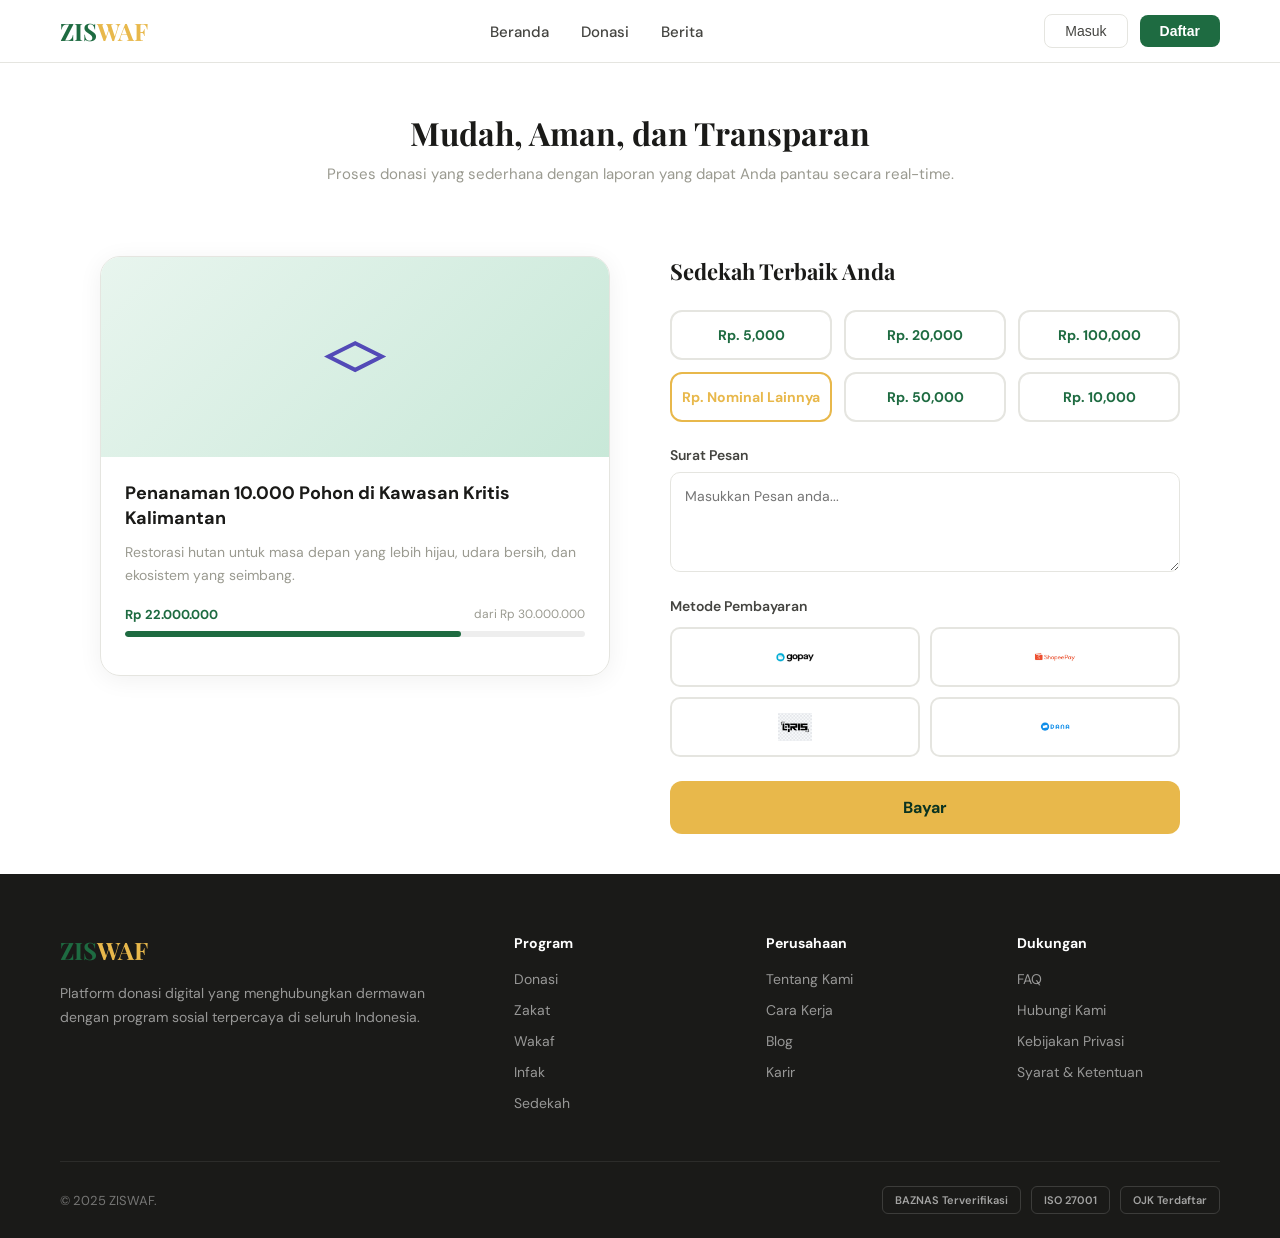
<file: donate-page-5.html>
<!DOCTYPE html>
<html lang="id">
<head>
  <meta charset="UTF-8">
  <meta name="viewport" content="width=device-width, initial-scale=1.0">
  <title>Penanaman 10.000 Pohon di Kawasan Kritis Kalimantan - ZISWAF</title>
  <style>

@import url('https://fonts.googleapis.com/css2?family=Playfair+Display:wght@400;700&family=DM+Sans:ital,wght@0,300;0,400;0,500;0,700;1,400&family=Poppins:wght@400;500;600;700&display=swap');

*, *::before, *::after { margin: 0; padding: 0; box-sizing: border-box; }

:root {
  --green: #1e6b41;
  --green-mid: #257d4e;
  --green-light: #3a7d58;
  --gold: #e8b84b;
  --dark: #1a1a18;
  --dark2: #444440;
  --gray: #9a9a90;
  --gray-light: #bcbcbc;
  --gray-border: #e5e5e0;
  --white: #ffffff;
  --font-display: 'Playfair Display', Georgia, serif;
  --font-body: 'DM Sans', sans-serif;
  --font-alt: 'Poppins', sans-serif;
}

body {
  font-family: var(--font-body);
  color: var(--dark);
  background: var(--white);
  width: 100%;
  overflow-x: hidden;
}

a { text-decoration: none; color: inherit; }
img { max-width: 100%; display: block; }

/* ── NAV ── */
.nav {
  display: flex;
  align-items: center;
  justify-content: space-between;
  padding: 14px 60px;
  background: var(--white);
  border-bottom: 1px solid var(--gray-border);
  position: sticky;
  top: 0;
  z-index: 100;
}
.logo { font-family: var(--font-display); font-size: 24px; font-weight: 700; }
.logo .zis { color: var(--green); }
.logo .waf { color: var(--gold); }
.nav-links { display: flex; gap: 32px; list-style: none; }
.nav-links a { color: var(--dark2); font-size: 15px; font-weight: 500; transition: color .2s; }
.nav-links a:hover { color: var(--green); }
.nav-actions { display: flex; gap: 12px; align-items: center; }
.btn-outline {
  padding: 8px 20px; border: 1px solid var(--gray-border);
  border-radius: 8px; font-size: 14px; font-weight: 500;
  color: var(--dark2); cursor: pointer; transition: all .2s;
  background: none;
}
.btn-outline:hover { border-color: var(--green); color: var(--green); }
.btn-primary {
  padding: 8px 20px; background: var(--green); color: var(--white);
  border: none; border-radius: 8px; font-size: 14px; font-weight: 600;
  cursor: pointer; transition: background .2s;
}
.btn-primary:hover { background: var(--green-mid); }

/* ── HERO ── */
.hero {
  background: linear-gradient(135deg, #0a3320 0%, #1e6b41 60%, #2d8a58 100%);
  min-height: 480px;
  display: flex; flex-direction: column;
  align-items: center; justify-content: center;
  text-align: center; padding: 80px 60px;
  position: relative; overflow: hidden;
}
.hero::before {
  content: '';
  position: absolute; inset: 0;
  background: url("data:image/svg+xml,%3Csvg width='60' height='60' viewBox='0 0 60 60' xmlns='http://www.w3.org/2000/svg'%3E%3Cg fill='none' fill-rule='evenodd'%3E%3Cg fill='%23ffffff' fill-opacity='0.03'%3E%3Cpath d='M36 34v-4h-2v4h-4v2h4v4h2v-4h4v-2h-4zm0-30V0h-2v4h-4v2h4v4h2V6h4V4h-4zM6 34v-4H4v4H0v2h4v4h2v-4h4v-2H6zM6 4V0H4v4H0v2h4v4h2V6h4V4H6z'/%3E%3C/g%3E%3C/g%3E%3C/svg%3E");
}
.hero h1 {
  font-family: var(--font-display);
  font-size: clamp(32px, 5vw, 52px);
  font-weight: 700; color: var(--white);
  line-height: 1.2; margin-bottom: 20px;
  position: relative;
}
.hero h1 .gold { color: var(--gold); }
.hero p {
  font-size: 16px; color: rgba(255,255,255,0.8);
  max-width: 560px; line-height: 1.7;
  margin-bottom: 36px; position: relative;
}
.hero-buttons { display: flex; gap: 16px; position: relative; }
.btn-gold {
  padding: 14px 32px; background: var(--gold); color: #0a3320;
  border: none; border-radius: 10px; font-size: 15px; font-weight: 700;
  cursor: pointer; transition: all .2s;
}
.btn-gold:hover { background: #d4a43a; transform: translateY(-1px); }
.btn-ghost {
  padding: 14px 32px; background: transparent;
  border: 1px solid rgba(255,255,255,0.4); color: var(--white);
  border-radius: 10px; font-size: 15px; font-weight: 500;
  cursor: pointer; transition: all .2s;
}
.btn-ghost:hover { background: rgba(255,255,255,0.1); }

/* ── STATS ── */
.stats {
  background: var(--dark);
  display: flex; justify-content: center; gap: 80px;
  padding: 40px 60px;
}
.stat { text-align: center; }
.stat-number { font-family: var(--font-display); font-size: 32px; font-weight: 700; color: var(--green-mid); }
.stat-label { font-size: 13px; color: var(--gray-light); margin-top: 4px; }

/* ── SECTION ── */
.section { padding: 70px 60px; }
.section-header { text-align: center; margin-bottom: 48px; }
.section-header h2 {
  font-family: var(--font-display);
  font-size: clamp(24px, 3vw, 36px);
  font-weight: 700; color: var(--dark); margin-bottom: 12px;
}
.section-header p { color: var(--gray); font-size: 15px; line-height: 1.6; }

/* ── CARDS ── */
.cards-grid {
  display: grid;
  grid-template-columns: repeat(auto-fill, minmax(300px, 1fr));
  gap: 24px;
}
.card {
  border: 1px solid var(--gray-border);
  border-radius: 16px; overflow: hidden;
  transition: box-shadow .25s, transform .25s;
  background: var(--white);
}
.card:hover { box-shadow: 0 8px 32px rgba(0,0,0,0.1); transform: translateY(-3px); }
.card-image {
  height: 160px; background: linear-gradient(135deg, #e8f5ee, #c8e8d8);
  display: flex; align-items: center; justify-content: center;
  overflow: hidden;
}
.card-image img { height: 100%; width: 100%; object-fit: cover; }
.card-image svg { width: 80px; height: 80px; opacity: 0.3; }
.card-body { padding: 20px 20px 0; }
.card-body h3 {
  font-size: 15px; font-weight: 700; color: var(--dark);
  line-height: 1.4; margin-bottom: 8px;
}
.card-body p { font-size: 13px; color: var(--gray); line-height: 1.6; }
.card-footer { padding: 16px 20px 20px; }
.progress-meta { display: flex; justify-content: space-between; margin-bottom: 8px; }
.collected { font-size: 13px; font-weight: 700; color: var(--green); }
.target { font-size: 12px; color: var(--gray); }
.progress-bar { height: 6px; background: #eee; border-radius: 99px; overflow: hidden; margin-bottom: 14px; }
.progress-fill { height: 100%; background: var(--green); border-radius: 99px; }
.card-bottom { display: flex; align-items: center; justify-content: space-between; }
.avatars { display: flex; gap: -4px; }
.avatar {
  width: 28px; height: 28px; border-radius: 50%;
  background: var(--green); border: 2px solid white;
  display: flex; align-items: center; justify-content: center;
  font-size: 11px; font-weight: 700; color: white;
  margin-right: -6px;
}
.donatur-count { font-size: 12px; color: var(--gray); margin-left: 16px; }
.btn-donate {
  padding: 7px 18px; background: var(--green); color: white;
  border: none; border-radius: 8px; font-size: 13px; font-weight: 600;
  cursor: pointer; transition: background .2s;
}
.btn-donate:hover { background: var(--green-mid); }

/* ── NEWS SECTION ── */
.news-section {
  background: var(--dark);
  display: grid; grid-template-columns: 1fr 1fr;
  min-height: 340px; overflow: hidden;
}
.news-content { padding: 60px; display: flex; flex-direction: column; justify-content: center; }
.news-tag {
  display: inline-block; padding: 4px 12px;
  background: var(--green); color: white;
  border-radius: 99px; font-size: 12px; font-weight: 600;
  margin-bottom: 16px;
}
.news-content h3 {
  font-family: var(--font-display); font-size: 22px;
  color: white; line-height: 1.4; margin-bottom: 16px;
}
.news-content p { font-size: 14px; color: rgba(255,255,255,0.65); line-height: 1.7; }
.news-image { overflow: hidden; }
.news-image img { width: 100%; height: 100%; object-fit: cover; }

/* ── FEATURES ── */
.features { padding: 70px 60px; background: #f9f9f7; }
.features-grid {
  display: grid; grid-template-columns: repeat(3, 1fr); gap: 32px;
  margin-top: 48px;
}
.feature { text-align: center; padding: 32px 24px; }
.feature-icon {
  width: 56px; height: 56px; background: #e8f5ee;
  border-radius: 16px; display: flex; align-items: center;
  justify-content: center; margin: 0 auto 20px;
  font-size: 24px;
}
.feature h3 { font-size: 16px; font-weight: 700; color: var(--dark); margin-bottom: 10px; }
.feature p { font-size: 14px; color: var(--gray); line-height: 1.6; }

/* ── FOOTER ── */
.footer { background: var(--dark); padding: 60px 60px 0; }
.footer-top {
  display: grid;
  grid-template-columns: 2fr 1fr 1fr 1fr;
  gap: 48px; padding-bottom: 48px;
  border-bottom: 1px solid rgba(255,255,255,0.08);
}
.footer-brand .logo { margin-bottom: 16px; }
.footer-brand p { font-size: 14px; color: rgba(255,255,255,0.55); line-height: 1.7; }
.footer-col h5 { font-size: 14px; font-weight: 700; color: white; margin-bottom: 16px; }
.footer-col ul { list-style: none; display: flex; flex-direction: column; gap: 10px; }
.footer-col ul li a { font-size: 14px; color: rgba(255,255,255,0.55); transition: color .2s; }
.footer-col ul li a:hover { color: white; }
.footer-bottom {
  display: flex; align-items: center; justify-content: space-between;
  padding: 24px 0;
}
.footer-bottom p { font-size: 13px; color: rgba(255,255,255,0.4); }
.cert-badges { display: flex; gap: 10px; }
.cert-badge {
  padding: 6px 12px; border: 1px solid rgba(255,255,255,0.15);
  border-radius: 6px; font-size: 11px; font-weight: 600;
  color: rgba(255,255,255,0.6);
}

/* ── DONATE PAGE ── */
.donate-page { max-width: 1200px; margin: 0 auto; padding: 40px 60px; }
.donate-layout { display: grid; grid-template-columns: 1fr 1fr; gap: 60px; align-items: start; }
.donate-card {
  border: 1px solid var(--gray-border); border-radius: 20px;
  overflow: hidden; box-shadow: 0 4px 24px rgba(0,0,0,0.06);
}
.donate-card-image {
  height: 200px; background: linear-gradient(135deg, #e8f5ee, #c8e8d8);
  display: flex; align-items: center; justify-content: center;
}
.donate-card-body { padding: 24px; }
.donate-card-body h2 { font-size: 18px; font-weight: 700; color: var(--dark); margin-bottom: 10px; line-height: 1.4; }
.donate-card-body p { font-size: 14px; color: var(--gray); line-height: 1.6; margin-bottom: 20px; }
.donate-panel h3 { font-family: var(--font-display); font-size: 22px; font-weight: 700; color: var(--dark); margin-bottom: 24px; }
.price-grid { display: grid; grid-template-columns: repeat(3, 1fr); gap: 12px; margin-bottom: 24px; }
.price-btn {
  padding: 14px 10px; border: 2px solid var(--gray-border);
  border-radius: 12px; text-align: center; cursor: pointer;
  font-size: 14px; font-weight: 700; color: var(--green);
  transition: all .2s; background: white;
}
.price-btn:hover, .price-btn.active {
  border-color: var(--green); background: #e8f5ee;
}
.price-btn.special { border-color: var(--gold); color: var(--gold); }
.price-btn.special:hover { background: #fdf6e3; }
.form-group { margin-bottom: 20px; }
.form-group label { display: block; font-size: 14px; font-weight: 600; color: var(--dark2); margin-bottom: 8px; }
.form-group textarea {
  width: 100%; padding: 14px; border: 1px solid var(--gray-border);
  border-radius: 10px; font-size: 14px; font-family: var(--font-body);
  color: var(--dark); resize: vertical; min-height: 100px;
  transition: border-color .2s; outline: none;
}
.form-group textarea:focus { border-color: var(--green); }
.payment-label { font-size: 14px; font-weight: 600; color: var(--dark2); margin-bottom: 12px; }
.payment-grid { display: grid; grid-template-columns: repeat(2, 1fr); gap: 10px; margin-bottom: 24px; }
.payment-btn {
  padding: 14px; border: 2px solid var(--gray-border);
  border-radius: 10px; cursor: pointer; transition: border-color .2s;
  display: flex; align-items: center; justify-content: center;
  background: white;
}
.payment-btn:hover { border-color: var(--green); }
.payment-btn img { height: 28px; object-fit: contain; }
.btn-pay {
  width: 100%; padding: 16px; background: var(--gold); color: #0a3320;
  border: none; border-radius: 12px; font-size: 16px; font-weight: 700;
  cursor: pointer; transition: all .2s; font-family: var(--font-body);
}
.btn-pay:hover { background: #d4a43a; transform: translateY(-1px); }

/* ── DONATE PAGE SECTION HEADER ── */
.donate-header { text-align: center; padding: 48px 60px 32px; }
.donate-header h1 { font-family: var(--font-display); font-size: 32px; font-weight: 700; color: var(--dark); margin-bottom: 10px; }
.donate-header p { font-size: 15px; color: var(--gray); }

/* ── LOGIN PAGE ── */
.login-page { min-height: 100vh; display: flex; flex-direction: column; }
.login-content {
  flex: 1; display: flex; align-items: center; justify-content: center;
  padding: 60px;
}
.login-box {
  background: white; border: 1px solid var(--gray-border);
  border-radius: 24px; padding: 48px; width: 100%; max-width: 440px;
  box-shadow: 0 8px 48px rgba(0,0,0,0.08);
}
.login-box h2 {
  font-family: var(--font-display); font-size: 28px; font-weight: 700;
  margin-bottom: 6px; color: var(--dark);
}
.login-box h2 .zis { color: var(--green); }
.login-box h2 .waf { color: var(--gold); }
.login-box .sub { font-size: 14px; color: var(--gray); margin-bottom: 32px; line-height: 1.6; }
.input-field {
  width: 100%; padding: 14px 16px; border: 1px solid var(--gray-border);
  border-radius: 10px; font-size: 14px; font-family: var(--font-body);
  color: var(--dark); outline: none; transition: border-color .2s;
  margin-bottom: 14px;
}
.input-field:focus { border-color: var(--green); }
.forgot { text-align: right; font-size: 13px; color: var(--green); margin-bottom: 24px; cursor: pointer; }
.btn-login {
  width: 100%; padding: 14px; background: var(--green); color: white;
  border: none; border-radius: 10px; font-size: 15px; font-weight: 700;
  cursor: pointer; transition: background .2s; font-family: var(--font-body);
  margin-bottom: 16px;
}
.btn-login:hover { background: var(--green-mid); }
.divider { text-align: center; font-size: 13px; color: var(--gray-light); margin-bottom: 16px; }
.btn-google {
  width: 100%; padding: 14px; background: white; color: var(--dark);
  border: 1px solid var(--gray-border); border-radius: 10px;
  font-size: 14px; font-weight: 600; cursor: pointer; transition: border-color .2s;
  font-family: var(--font-body); display: flex; align-items: center;
  justify-content: center; gap: 10px; margin-bottom: 20px;
}
.btn-google:hover { border-color: var(--green); }
.btn-google img { width: 20px; height: 20px; }
.register-prompt { text-align: center; font-size: 14px; color: var(--dark2); }
.register-prompt a { color: var(--green); font-weight: 600; }


  </style>
</head>
<body>


<nav class="nav">
  <a href="homepage.html" class="logo"><span class="zis">ZIS</span><span class="waf">WAF</span></a>
  <ul class="nav-links">
    <li><a href="homepage.html">Beranda</a></li>
    <li><a href="#">Donasi</a></li>
    <li><a href="#">Berita</a></li>
  </ul>
  <div class="nav-actions">
    <button class="btn-outline">Masuk</button>
    <a href="login-page.html"><button class="btn-primary">Daftar</button></a>
  </div>
</nav>
<div class="donate-header">
  <h1>Mudah, Aman, dan Transparan</h1>
  <p>Proses donasi yang sederhana dengan laporan yang dapat Anda pantau secara real-time.</p>
</div>
<div class="donate-page">
  <div class="donate-layout">
    <div class="donate-card">
      <div class="donate-card-image">
        <img src="images/vector-1154.svg" alt="Penanaman 10.000 Pohon di Kawasan Kritis Kalimantan" style="max-height:200px;object-fit:contain;padding:20px" onerror="this.style.display='none'">
      </div>
      <div class="donate-card-body">
        <h2>Penanaman 10.000 Pohon di Kawasan Kritis Kalimantan</h2>
        <p>Restorasi hutan untuk masa depan yang lebih hijau, udara bersih, dan ekosistem yang seimbang.</p>
        <div class="progress-meta">
          <span class="collected">Rp 22.000.000</span>
          <span class="target">dari Rp 30.000.000</span>
        </div>
        <div class="progress-bar"><div class="progress-fill" style="width:73%"></div></div>
      </div>
    </div>
    <div class="donate-panel">
      <h3>Sedekah Terbaik Anda</h3>
      <div class="price-grid"><div class="price-btn " onclick="selectPrice(this)">Rp. 5,000</div><div class="price-btn " onclick="selectPrice(this)">Rp. 20,000</div><div class="price-btn " onclick="selectPrice(this)">Rp. 100,000</div><div class="price-btn special" onclick="selectPrice(this)">Rp. Nominal Lainnya</div><div class="price-btn " onclick="selectPrice(this)">Rp. 50,000</div><div class="price-btn " onclick="selectPrice(this)">Rp. 10,000</div></div>
      <div class="form-group">
        <label>Surat Pesan</label>
        <textarea placeholder="Masukkan Pesan anda..."></textarea>
      </div>
      <p class="payment-label">Metode Pembayaran</p>
      <div class="payment-grid">
        <div class="payment-btn"><img src="images/image-1-823.png" alt="GoPay" onerror="this.outerHTML='<span style=font-weight:700;color:#00AED6>GoPay</span>'"></div>
        <div class="payment-btn"><img src="images/image-2-825.png" alt="ShopeePay" onerror="this.outerHTML='<span style=font-weight:700;color:#EE4D2D>ShopeePay</span>'"></div>
        <div class="payment-btn"><img src="images/image-4-827.png" alt="QRIS" onerror="this.outerHTML='<span style=font-weight:700;color:#333>QRIS</span>'"></div>
        <div class="payment-btn"><img src="images/image-3-829.png" alt="DANA" onerror="this.outerHTML='<span style=font-weight:700;color:#118EEA>DANA</span>'"></div>
      </div>
      <button class="btn-pay">Bayar</button>
    </div>
  </div>
</div>

<footer class="footer">
  <div class="footer-top">
    <div class="footer-brand">
      <div class="logo"><span class="zis">ZIS</span><span class="waf">WAF</span></div>
      <p>Platform donasi digital yang menghubungkan dermawan dengan program sosial terpercaya di seluruh Indonesia.</p>
    </div>
    <div class="footer-col">
      <h5>Program</h5>
      <ul>
        <li><a href="#">Donasi</a></li>
        <li><a href="#">Zakat</a></li>
        <li><a href="#">Wakaf</a></li>
        <li><a href="#">Infak</a></li>
        <li><a href="#">Sedekah</a></li>
      </ul>
    </div>
    <div class="footer-col">
      <h5>Perusahaan</h5>
      <ul>
        <li><a href="#">Tentang Kami</a></li>
        <li><a href="#">Cara Kerja</a></li>
        <li><a href="#">Blog</a></li>
        <li><a href="#">Karir</a></li>
      </ul>
    </div>
    <div class="footer-col">
      <h5>Dukungan</h5>
      <ul>
        <li><a href="#">FAQ</a></li>
        <li><a href="#">Hubungi Kami</a></li>
        <li><a href="#">Kebijakan Privasi</a></li>
        <li><a href="#">Syarat &amp; Ketentuan</a></li>
      </ul>
    </div>
  </div>
  <div class="footer-bottom">
    <p>© 2025 ZISWAF.</p>
    <div class="cert-badges">
      <div class="cert-badge">BAZNAS Terverifikasi</div>
      <div class="cert-badge">ISO 27001</div>
      <div class="cert-badge">OJK Terdaftar</div>
    </div>
  </div>
</footer>
<script>
function selectPrice(el) {
  document.querySelectorAll('.price-btn').forEach(b => b.classList.remove('active'));
  el.classList.add('active');
}
</script>

</body>
</html>
</file>
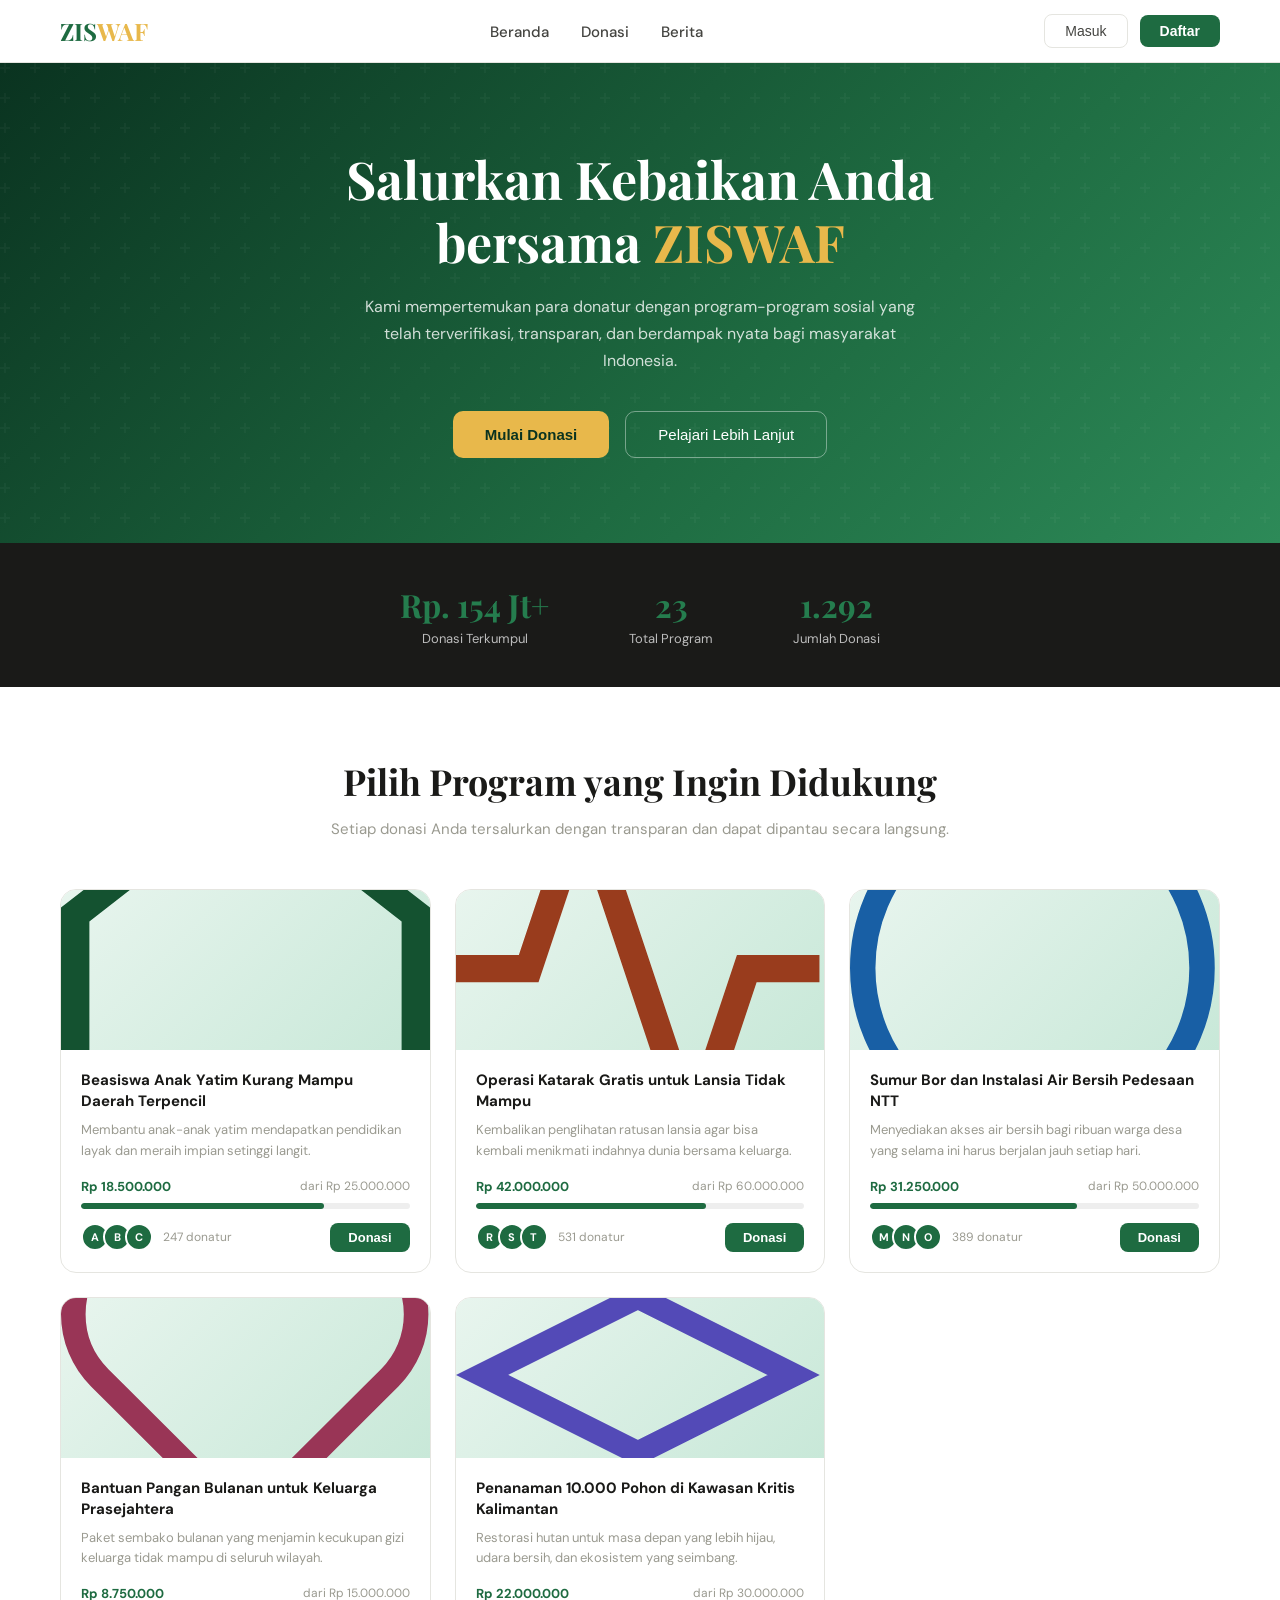
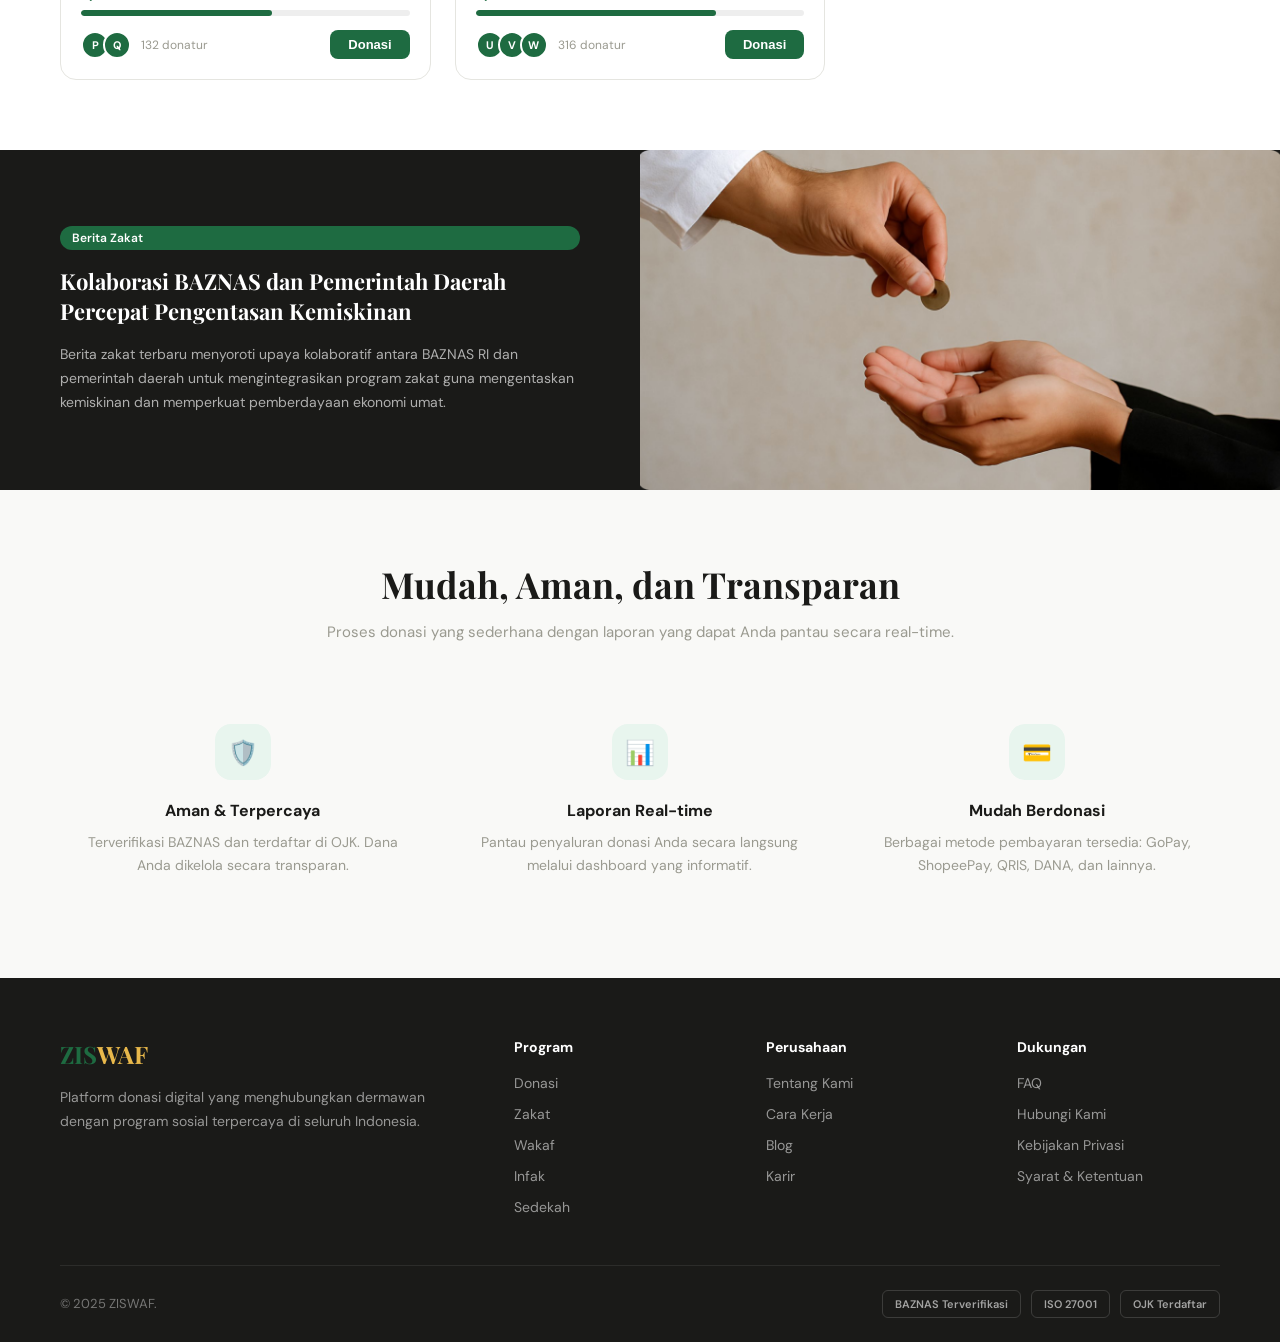
<file: homepage.html>
<!DOCTYPE html>
<html lang="id">
<head>
  <meta charset="UTF-8">
  <meta name="viewport" content="width=device-width, initial-scale=1.0">
  <title>Beranda - ZISWAF</title>
  <style>

@import url('https://fonts.googleapis.com/css2?family=Playfair+Display:wght@400;700&family=DM+Sans:ital,wght@0,300;0,400;0,500;0,700;1,400&family=Poppins:wght@400;500;600;700&display=swap');

*, *::before, *::after { margin: 0; padding: 0; box-sizing: border-box; }

:root {
  --green: #1e6b41;
  --green-mid: #257d4e;
  --green-light: #3a7d58;
  --gold: #e8b84b;
  --dark: #1a1a18;
  --dark2: #444440;
  --gray: #9a9a90;
  --gray-light: #bcbcbc;
  --gray-border: #e5e5e0;
  --white: #ffffff;
  --font-display: 'Playfair Display', Georgia, serif;
  --font-body: 'DM Sans', sans-serif;
  --font-alt: 'Poppins', sans-serif;
}

body {
  font-family: var(--font-body);
  color: var(--dark);
  background: var(--white);
  width: 100%;
  overflow-x: hidden;
}

a { text-decoration: none; color: inherit; }
img { max-width: 100%; display: block; }

/* ── NAV ── */
.nav {
  display: flex;
  align-items: center;
  justify-content: space-between;
  padding: 14px 60px;
  background: var(--white);
  border-bottom: 1px solid var(--gray-border);
  position: sticky;
  top: 0;
  z-index: 100;
}
.logo { font-family: var(--font-display); font-size: 24px; font-weight: 700; }
.logo .zis { color: var(--green); }
.logo .waf { color: var(--gold); }
.nav-links { display: flex; gap: 32px; list-style: none; }
.nav-links a { color: var(--dark2); font-size: 15px; font-weight: 500; transition: color .2s; }
.nav-links a:hover { color: var(--green); }
.nav-actions { display: flex; gap: 12px; align-items: center; }
.btn-outline {
  padding: 8px 20px; border: 1px solid var(--gray-border);
  border-radius: 8px; font-size: 14px; font-weight: 500;
  color: var(--dark2); cursor: pointer; transition: all .2s;
  background: none;
}
.btn-outline:hover { border-color: var(--green); color: var(--green); }
.btn-primary {
  padding: 8px 20px; background: var(--green); color: var(--white);
  border: none; border-radius: 8px; font-size: 14px; font-weight: 600;
  cursor: pointer; transition: background .2s;
}
.btn-primary:hover { background: var(--green-mid); }

/* ── HERO ── */
.hero {
  background: linear-gradient(135deg, #0a3320 0%, #1e6b41 60%, #2d8a58 100%);
  min-height: 480px;
  display: flex; flex-direction: column;
  align-items: center; justify-content: center;
  text-align: center; padding: 80px 60px;
  position: relative; overflow: hidden;
}
.hero::before {
  content: '';
  position: absolute; inset: 0;
  background: url("data:image/svg+xml,%3Csvg width='60' height='60' viewBox='0 0 60 60' xmlns='http://www.w3.org/2000/svg'%3E%3Cg fill='none' fill-rule='evenodd'%3E%3Cg fill='%23ffffff' fill-opacity='0.03'%3E%3Cpath d='M36 34v-4h-2v4h-4v2h4v4h2v-4h4v-2h-4zm0-30V0h-2v4h-4v2h4v4h2V6h4V4h-4zM6 34v-4H4v4H0v2h4v4h2v-4h4v-2H6zM6 4V0H4v4H0v2h4v4h2V6h4V4H6z'/%3E%3C/g%3E%3C/g%3E%3C/svg%3E");
}
.hero h1 {
  font-family: var(--font-display);
  font-size: clamp(32px, 5vw, 52px);
  font-weight: 700; color: var(--white);
  line-height: 1.2; margin-bottom: 20px;
  position: relative;
}
.hero h1 .gold { color: var(--gold); }
.hero p {
  font-size: 16px; color: rgba(255,255,255,0.8);
  max-width: 560px; line-height: 1.7;
  margin-bottom: 36px; position: relative;
}
.hero-buttons { display: flex; gap: 16px; position: relative; }
.btn-gold {
  padding: 14px 32px; background: var(--gold); color: #0a3320;
  border: none; border-radius: 10px; font-size: 15px; font-weight: 700;
  cursor: pointer; transition: all .2s;
}
.btn-gold:hover { background: #d4a43a; transform: translateY(-1px); }
.btn-ghost {
  padding: 14px 32px; background: transparent;
  border: 1px solid rgba(255,255,255,0.4); color: var(--white);
  border-radius: 10px; font-size: 15px; font-weight: 500;
  cursor: pointer; transition: all .2s;
}
.btn-ghost:hover { background: rgba(255,255,255,0.1); }

/* ── STATS ── */
.stats {
  background: var(--dark);
  display: flex; justify-content: center; gap: 80px;
  padding: 40px 60px;
}
.stat { text-align: center; }
.stat-number { font-family: var(--font-display); font-size: 32px; font-weight: 700; color: var(--green-mid); }
.stat-label { font-size: 13px; color: var(--gray-light); margin-top: 4px; }

/* ── SECTION ── */
.section { padding: 70px 60px; }
.section-header { text-align: center; margin-bottom: 48px; }
.section-header h2 {
  font-family: var(--font-display);
  font-size: clamp(24px, 3vw, 36px);
  font-weight: 700; color: var(--dark); margin-bottom: 12px;
}
.section-header p { color: var(--gray); font-size: 15px; line-height: 1.6; }

/* ── CARDS ── */
.cards-grid {
  display: grid;
  grid-template-columns: repeat(auto-fill, minmax(300px, 1fr));
  gap: 24px;
}
.card {
  border: 1px solid var(--gray-border);
  border-radius: 16px; overflow: hidden;
  transition: box-shadow .25s, transform .25s;
  background: var(--white);
}
.card:hover { box-shadow: 0 8px 32px rgba(0,0,0,0.1); transform: translateY(-3px); }
.card-image {
  height: 160px; background: linear-gradient(135deg, #e8f5ee, #c8e8d8);
  display: flex; align-items: center; justify-content: center;
  overflow: hidden;
}
.card-image img { height: 100%; width: 100%; object-fit: cover; }
.card-image svg { width: 80px; height: 80px; opacity: 0.3; }
.card-body { padding: 20px 20px 0; }
.card-body h3 {
  font-size: 15px; font-weight: 700; color: var(--dark);
  line-height: 1.4; margin-bottom: 8px;
}
.card-body p { font-size: 13px; color: var(--gray); line-height: 1.6; }
.card-footer { padding: 16px 20px 20px; }
.progress-meta { display: flex; justify-content: space-between; margin-bottom: 8px; }
.collected { font-size: 13px; font-weight: 700; color: var(--green); }
.target { font-size: 12px; color: var(--gray); }
.progress-bar { height: 6px; background: #eee; border-radius: 99px; overflow: hidden; margin-bottom: 14px; }
.progress-fill { height: 100%; background: var(--green); border-radius: 99px; }
.card-bottom { display: flex; align-items: center; justify-content: space-between; }
.avatars { display: flex; gap: -4px; }
.avatar {
  width: 28px; height: 28px; border-radius: 50%;
  background: var(--green); border: 2px solid white;
  display: flex; align-items: center; justify-content: center;
  font-size: 11px; font-weight: 700; color: white;
  margin-right: -6px;
}
.donatur-count { font-size: 12px; color: var(--gray); margin-left: 16px; }
.btn-donate {
  padding: 7px 18px; background: var(--green); color: white;
  border: none; border-radius: 8px; font-size: 13px; font-weight: 600;
  cursor: pointer; transition: background .2s;
}
.btn-donate:hover { background: var(--green-mid); }

/* ── NEWS SECTION ── */
.news-section {
  background: var(--dark);
  display: grid; grid-template-columns: 1fr 1fr;
  min-height: 340px; overflow: hidden;
}
.news-content { padding: 60px; display: flex; flex-direction: column; justify-content: center; }
.news-tag {
  display: inline-block; padding: 4px 12px;
  background: var(--green); color: white;
  border-radius: 99px; font-size: 12px; font-weight: 600;
  margin-bottom: 16px;
}
.news-content h3 {
  font-family: var(--font-display); font-size: 22px;
  color: white; line-height: 1.4; margin-bottom: 16px;
}
.news-content p { font-size: 14px; color: rgba(255,255,255,0.65); line-height: 1.7; }
.news-image { overflow: hidden; }
.news-image img { width: 100%; height: 100%; object-fit: cover; }

/* ── FEATURES ── */
.features { padding: 70px 60px; background: #f9f9f7; }
.features-grid {
  display: grid; grid-template-columns: repeat(3, 1fr); gap: 32px;
  margin-top: 48px;
}
.feature { text-align: center; padding: 32px 24px; }
.feature-icon {
  width: 56px; height: 56px; background: #e8f5ee;
  border-radius: 16px; display: flex; align-items: center;
  justify-content: center; margin: 0 auto 20px;
  font-size: 24px;
}
.feature h3 { font-size: 16px; font-weight: 700; color: var(--dark); margin-bottom: 10px; }
.feature p { font-size: 14px; color: var(--gray); line-height: 1.6; }

/* ── FOOTER ── */
.footer { background: var(--dark); padding: 60px 60px 0; }
.footer-top {
  display: grid;
  grid-template-columns: 2fr 1fr 1fr 1fr;
  gap: 48px; padding-bottom: 48px;
  border-bottom: 1px solid rgba(255,255,255,0.08);
}
.footer-brand .logo { margin-bottom: 16px; }
.footer-brand p { font-size: 14px; color: rgba(255,255,255,0.55); line-height: 1.7; }
.footer-col h5 { font-size: 14px; font-weight: 700; color: white; margin-bottom: 16px; }
.footer-col ul { list-style: none; display: flex; flex-direction: column; gap: 10px; }
.footer-col ul li a { font-size: 14px; color: rgba(255,255,255,0.55); transition: color .2s; }
.footer-col ul li a:hover { color: white; }
.footer-bottom {
  display: flex; align-items: center; justify-content: space-between;
  padding: 24px 0;
}
.footer-bottom p { font-size: 13px; color: rgba(255,255,255,0.4); }
.cert-badges { display: flex; gap: 10px; }
.cert-badge {
  padding: 6px 12px; border: 1px solid rgba(255,255,255,0.15);
  border-radius: 6px; font-size: 11px; font-weight: 600;
  color: rgba(255,255,255,0.6);
}

/* ── DONATE PAGE ── */
.donate-page { max-width: 1200px; margin: 0 auto; padding: 40px 60px; }
.donate-layout { display: grid; grid-template-columns: 1fr 1fr; gap: 60px; align-items: start; }
.donate-card {
  border: 1px solid var(--gray-border); border-radius: 20px;
  overflow: hidden; box-shadow: 0 4px 24px rgba(0,0,0,0.06);
}
.donate-card-image {
  height: 200px; background: linear-gradient(135deg, #e8f5ee, #c8e8d8);
  display: flex; align-items: center; justify-content: center;
}
.donate-card-body { padding: 24px; }
.donate-card-body h2 { font-size: 18px; font-weight: 700; color: var(--dark); margin-bottom: 10px; line-height: 1.4; }
.donate-card-body p { font-size: 14px; color: var(--gray); line-height: 1.6; margin-bottom: 20px; }
.donate-panel h3 { font-family: var(--font-display); font-size: 22px; font-weight: 700; color: var(--dark); margin-bottom: 24px; }
.price-grid { display: grid; grid-template-columns: repeat(3, 1fr); gap: 12px; margin-bottom: 24px; }
.price-btn {
  padding: 14px 10px; border: 2px solid var(--gray-border);
  border-radius: 12px; text-align: center; cursor: pointer;
  font-size: 14px; font-weight: 700; color: var(--green);
  transition: all .2s; background: white;
}
.price-btn:hover, .price-btn.active {
  border-color: var(--green); background: #e8f5ee;
}
.price-btn.special { border-color: var(--gold); color: var(--gold); }
.price-btn.special:hover { background: #fdf6e3; }
.form-group { margin-bottom: 20px; }
.form-group label { display: block; font-size: 14px; font-weight: 600; color: var(--dark2); margin-bottom: 8px; }
.form-group textarea {
  width: 100%; padding: 14px; border: 1px solid var(--gray-border);
  border-radius: 10px; font-size: 14px; font-family: var(--font-body);
  color: var(--dark); resize: vertical; min-height: 100px;
  transition: border-color .2s; outline: none;
}
.form-group textarea:focus { border-color: var(--green); }
.payment-label { font-size: 14px; font-weight: 600; color: var(--dark2); margin-bottom: 12px; }
.payment-grid { display: grid; grid-template-columns: repeat(2, 1fr); gap: 10px; margin-bottom: 24px; }
.payment-btn {
  padding: 14px; border: 2px solid var(--gray-border);
  border-radius: 10px; cursor: pointer; transition: border-color .2s;
  display: flex; align-items: center; justify-content: center;
  background: white;
}
.payment-btn:hover { border-color: var(--green); }
.payment-btn img { height: 28px; object-fit: contain; }
.btn-pay {
  width: 100%; padding: 16px; background: var(--gold); color: #0a3320;
  border: none; border-radius: 12px; font-size: 16px; font-weight: 700;
  cursor: pointer; transition: all .2s; font-family: var(--font-body);
}
.btn-pay:hover { background: #d4a43a; transform: translateY(-1px); }

/* ── DONATE PAGE SECTION HEADER ── */
.donate-header { text-align: center; padding: 48px 60px 32px; }
.donate-header h1 { font-family: var(--font-display); font-size: 32px; font-weight: 700; color: var(--dark); margin-bottom: 10px; }
.donate-header p { font-size: 15px; color: var(--gray); }

/* ── LOGIN PAGE ── */
.login-page { min-height: 100vh; display: flex; flex-direction: column; }
.login-content {
  flex: 1; display: flex; align-items: center; justify-content: center;
  padding: 60px;
}
.login-box {
  background: white; border: 1px solid var(--gray-border);
  border-radius: 24px; padding: 48px; width: 100%; max-width: 440px;
  box-shadow: 0 8px 48px rgba(0,0,0,0.08);
}
.login-box h2 {
  font-family: var(--font-display); font-size: 28px; font-weight: 700;
  margin-bottom: 6px; color: var(--dark);
}
.login-box h2 .zis { color: var(--green); }
.login-box h2 .waf { color: var(--gold); }
.login-box .sub { font-size: 14px; color: var(--gray); margin-bottom: 32px; line-height: 1.6; }
.input-field {
  width: 100%; padding: 14px 16px; border: 1px solid var(--gray-border);
  border-radius: 10px; font-size: 14px; font-family: var(--font-body);
  color: var(--dark); outline: none; transition: border-color .2s;
  margin-bottom: 14px;
}
.input-field:focus { border-color: var(--green); }
.forgot { text-align: right; font-size: 13px; color: var(--green); margin-bottom: 24px; cursor: pointer; }
.btn-login {
  width: 100%; padding: 14px; background: var(--green); color: white;
  border: none; border-radius: 10px; font-size: 15px; font-weight: 700;
  cursor: pointer; transition: background .2s; font-family: var(--font-body);
  margin-bottom: 16px;
}
.btn-login:hover { background: var(--green-mid); }
.divider { text-align: center; font-size: 13px; color: var(--gray-light); margin-bottom: 16px; }
.btn-google {
  width: 100%; padding: 14px; background: white; color: var(--dark);
  border: 1px solid var(--gray-border); border-radius: 10px;
  font-size: 14px; font-weight: 600; cursor: pointer; transition: border-color .2s;
  font-family: var(--font-body); display: flex; align-items: center;
  justify-content: center; gap: 10px; margin-bottom: 20px;
}
.btn-google:hover { border-color: var(--green); }
.btn-google img { width: 20px; height: 20px; }
.register-prompt { text-align: center; font-size: 14px; color: var(--dark2); }
.register-prompt a { color: var(--green); font-weight: 600; }


  </style>
</head>
<body>


<nav class="nav">
  <a href="homepage.html" class="logo"><span class="zis">ZIS</span><span class="waf">WAF</span></a>
  <ul class="nav-links">
    <li><a href="homepage.html">Beranda</a></li>
    <li><a href="#">Donasi</a></li>
    <li><a href="#">Berita</a></li>
  </ul>
  <div class="nav-actions">
    <button class="btn-outline">Masuk</button>
    <a href="login-page.html"><button class="btn-primary">Daftar</button></a>
  </div>
</nav>
<section class="hero">
  <h1>Salurkan Kebaikan Anda<br>bersama <span class="gold">ZISWAF</span></h1>
  <p>Kami mempertemukan para donatur dengan program-program sosial yang telah terverifikasi, transparan, dan berdampak nyata bagi masyarakat Indonesia.</p>
  <div class="hero-buttons">
    <button class="btn-gold">Mulai Donasi</button>
    <button class="btn-ghost">Pelajari Lebih Lanjut</button>
  </div>
</section>
<div class="stats">
  <div class="stat"><div class="stat-number">Rp. 154 Jt+</div><div class="stat-label">Donasi Terkumpul</div></div>
  <div class="stat"><div class="stat-number">23</div><div class="stat-label">Total Program</div></div>
  <div class="stat"><div class="stat-number">1.292</div><div class="stat-label">Jumlah Donasi</div></div>
</div>
<section class="section">
  <div class="section-header">
    <h2>Pilih Program yang Ingin Didukung</h2>
    <p>Setiap donasi Anda tersalurkan dengan transparan dan dapat dipantau secara langsung.</p>
  </div>
  <div class="cards-grid">
<div class="card">
  <div class="card-image">
    <img src="images/vector-1019.svg" alt="Beasiswa Anak Yatim Kurang Mampu Daerah Terpencil" onerror="this.style.display='none'">
  </div>
  <div class="card-body">
    <h3>Beasiswa Anak Yatim Kurang Mampu Daerah Terpencil</h3>
    <p>Membantu anak-anak yatim mendapatkan pendidikan layak dan meraih impian setinggi langit.</p>
  </div>
  <div class="card-footer">
    <div class="progress-meta">
      <span class="collected">Rp 18.500.000</span>
      <span class="target">dari Rp 25.000.000</span>
    </div>
    <div class="progress-bar"><div class="progress-fill" style="width:74%"></div></div>
    <div class="card-bottom">
      <div style="display:flex;align-items:center">
        <div class="avatars"><div class="avatar">A</div><div class="avatar">B</div><div class="avatar">C</div></div>
        <span class="donatur-count">247 donatur</span>
      </div>
      <a href="donate-page-1.html"><button class="btn-donate">Donasi</button></a>
    </div>
  </div>
</div>
<div class="card">
  <div class="card-image">
    <img src="images/vector-1054.svg" alt="Operasi Katarak Gratis untuk Lansia Tidak Mampu" onerror="this.style.display='none'">
  </div>
  <div class="card-body">
    <h3>Operasi Katarak Gratis untuk Lansia Tidak Mampu</h3>
    <p>Kembalikan penglihatan ratusan lansia agar bisa kembali menikmati indahnya dunia bersama keluarga.</p>
  </div>
  <div class="card-footer">
    <div class="progress-meta">
      <span class="collected">Rp 42.000.000</span>
      <span class="target">dari Rp 60.000.000</span>
    </div>
    <div class="progress-bar"><div class="progress-fill" style="width:70%"></div></div>
    <div class="card-bottom">
      <div style="display:flex;align-items:center">
        <div class="avatars"><div class="avatar">R</div><div class="avatar">S</div><div class="avatar">T</div></div>
        <span class="donatur-count">531 donatur</span>
      </div>
      <a href="donate-page-2.html"><button class="btn-donate">Donasi</button></a>
    </div>
  </div>
</div>
<div class="card">
  <div class="card-image">
    <img src="images/vector-1088.svg" alt="Sumur Bor dan Instalasi Air Bersih Pedesaan NTT" onerror="this.style.display='none'">
  </div>
  <div class="card-body">
    <h3>Sumur Bor dan Instalasi Air Bersih Pedesaan NTT</h3>
    <p>Menyediakan akses air bersih bagi ribuan warga desa yang selama ini harus berjalan jauh setiap hari.</p>
  </div>
  <div class="card-footer">
    <div class="progress-meta">
      <span class="collected">Rp 31.250.000</span>
      <span class="target">dari Rp 50.000.000</span>
    </div>
    <div class="progress-bar"><div class="progress-fill" style="width:63%"></div></div>
    <div class="card-bottom">
      <div style="display:flex;align-items:center">
        <div class="avatars"><div class="avatar">M</div><div class="avatar">N</div><div class="avatar">O</div></div>
        <span class="donatur-count">389 donatur</span>
      </div>
      <a href="donate-page-3.html"><button class="btn-donate">Donasi</button></a>
    </div>
  </div>
</div>
<div class="card">
  <div class="card-image">
    <img src="images/vector-1120.svg" alt="Bantuan Pangan Bulanan untuk Keluarga Prasejahtera" onerror="this.style.display='none'">
  </div>
  <div class="card-body">
    <h3>Bantuan Pangan Bulanan untuk Keluarga Prasejahtera</h3>
    <p>Paket sembako bulanan yang menjamin kecukupan gizi keluarga tidak mampu di seluruh wilayah.</p>
  </div>
  <div class="card-footer">
    <div class="progress-meta">
      <span class="collected">Rp 8.750.000</span>
      <span class="target">dari Rp 15.000.000</span>
    </div>
    <div class="progress-bar"><div class="progress-fill" style="width:58%"></div></div>
    <div class="card-bottom">
      <div style="display:flex;align-items:center">
        <div class="avatars"><div class="avatar">P</div><div class="avatar">Q</div></div>
        <span class="donatur-count">132 donatur</span>
      </div>
      <a href="donate-page-4.html"><button class="btn-donate">Donasi</button></a>
    </div>
  </div>
</div>
<div class="card">
  <div class="card-image">
    <img src="images/vector-1154.svg" alt="Penanaman 10.000 Pohon di Kawasan Kritis Kalimantan" onerror="this.style.display='none'">
  </div>
  <div class="card-body">
    <h3>Penanaman 10.000 Pohon di Kawasan Kritis Kalimantan</h3>
    <p>Restorasi hutan untuk masa depan yang lebih hijau, udara bersih, dan ekosistem yang seimbang.</p>
  </div>
  <div class="card-footer">
    <div class="progress-meta">
      <span class="collected">Rp 22.000.000</span>
      <span class="target">dari Rp 30.000.000</span>
    </div>
    <div class="progress-bar"><div class="progress-fill" style="width:73%"></div></div>
    <div class="card-bottom">
      <div style="display:flex;align-items:center">
        <div class="avatars"><div class="avatar">U</div><div class="avatar">V</div><div class="avatar">W</div></div>
        <span class="donatur-count">316 donatur</span>
      </div>
      <a href="donate-page-5.html"><button class="btn-donate">Donasi</button></a>
    </div>
  </div>
</div>
</section>
<div class="news-section">
  <div class="news-content">
    <span class="news-tag">Berita Zakat</span>
    <h3>Kolaborasi BAZNAS dan Pemerintah Daerah Percepat Pengentasan Kemiskinan</h3>
    <p>Berita zakat terbaru menyoroti upaya kolaboratif antara BAZNAS RI dan pemerintah daerah untuk mengintegrasikan program zakat guna mengentaskan kemiskinan dan memperkuat pemberdayaan ekonomi umat.</p>
  </div>
  <div class="news-image">
    <img src="images/rectangle-3-1195.png" alt="Berita" onerror="this.parentElement.style.background='linear-gradient(135deg,#1e6b41,#0a3320)'">
  </div>
</div>
<section class="features">
  <div class="section-header">
    <h2>Mudah, Aman, dan Transparan</h2>
    <p>Proses donasi yang sederhana dengan laporan yang dapat Anda pantau secara real-time.</p>
  </div>
  <div class="features-grid">
    <div class="feature">
      <div class="feature-icon">🛡️</div>
      <h3>Aman &amp; Terpercaya</h3>
      <p>Terverifikasi BAZNAS dan terdaftar di OJK. Dana Anda dikelola secara transparan.</p>
    </div>
    <div class="feature">
      <div class="feature-icon">📊</div>
      <h3>Laporan Real-time</h3>
      <p>Pantau penyaluran donasi Anda secara langsung melalui dashboard yang informatif.</p>
    </div>
    <div class="feature">
      <div class="feature-icon">💳</div>
      <h3>Mudah Berdonasi</h3>
      <p>Berbagai metode pembayaran tersedia: GoPay, ShopeePay, QRIS, DANA, dan lainnya.</p>
    </div>
  </div>
</section>

<footer class="footer">
  <div class="footer-top">
    <div class="footer-brand">
      <div class="logo"><span class="zis">ZIS</span><span class="waf">WAF</span></div>
      <p>Platform donasi digital yang menghubungkan dermawan dengan program sosial terpercaya di seluruh Indonesia.</p>
    </div>
    <div class="footer-col">
      <h5>Program</h5>
      <ul>
        <li><a href="#">Donasi</a></li>
        <li><a href="#">Zakat</a></li>
        <li><a href="#">Wakaf</a></li>
        <li><a href="#">Infak</a></li>
        <li><a href="#">Sedekah</a></li>
      </ul>
    </div>
    <div class="footer-col">
      <h5>Perusahaan</h5>
      <ul>
        <li><a href="#">Tentang Kami</a></li>
        <li><a href="#">Cara Kerja</a></li>
        <li><a href="#">Blog</a></li>
        <li><a href="#">Karir</a></li>
      </ul>
    </div>
    <div class="footer-col">
      <h5>Dukungan</h5>
      <ul>
        <li><a href="#">FAQ</a></li>
        <li><a href="#">Hubungi Kami</a></li>
        <li><a href="#">Kebijakan Privasi</a></li>
        <li><a href="#">Syarat &amp; Ketentuan</a></li>
      </ul>
    </div>
  </div>
  <div class="footer-bottom">
    <p>© 2025 ZISWAF.</p>
    <div class="cert-badges">
      <div class="cert-badge">BAZNAS Terverifikasi</div>
      <div class="cert-badge">ISO 27001</div>
      <div class="cert-badge">OJK Terdaftar</div>
    </div>
  </div>
</footer>

</body>
</html>
</file>
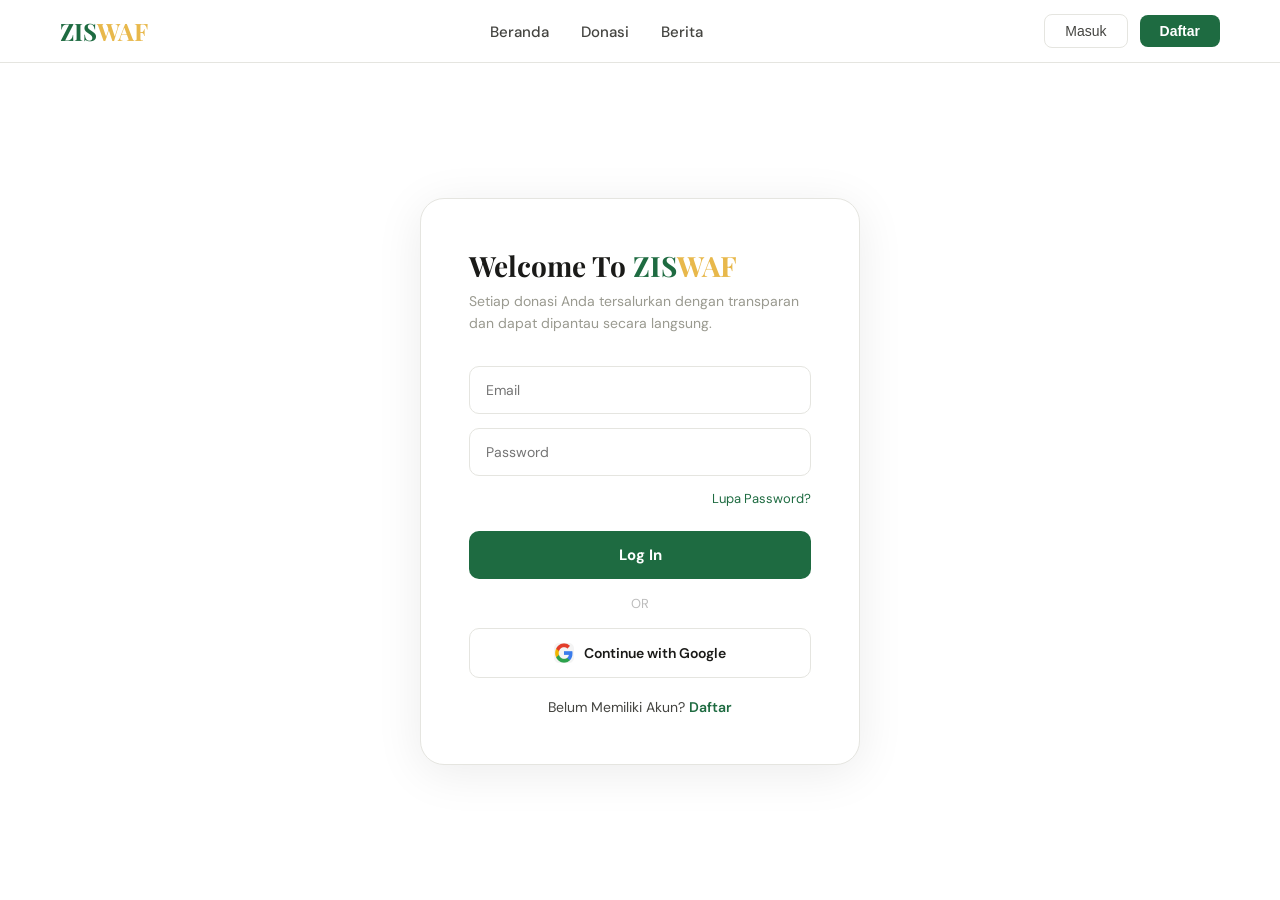
<file: login-page.html>
<!DOCTYPE html>
<html lang="id">
<head>
  <meta charset="UTF-8">
  <meta name="viewport" content="width=device-width, initial-scale=1.0">
  <title>Login - ZISWAF</title>
  <style>

@import url('https://fonts.googleapis.com/css2?family=Playfair+Display:wght@400;700&family=DM+Sans:ital,wght@0,300;0,400;0,500;0,700;1,400&family=Poppins:wght@400;500;600;700&display=swap');

*, *::before, *::after { margin: 0; padding: 0; box-sizing: border-box; }

:root {
  --green: #1e6b41;
  --green-mid: #257d4e;
  --green-light: #3a7d58;
  --gold: #e8b84b;
  --dark: #1a1a18;
  --dark2: #444440;
  --gray: #9a9a90;
  --gray-light: #bcbcbc;
  --gray-border: #e5e5e0;
  --white: #ffffff;
  --font-display: 'Playfair Display', Georgia, serif;
  --font-body: 'DM Sans', sans-serif;
  --font-alt: 'Poppins', sans-serif;
}

body {
  font-family: var(--font-body);
  color: var(--dark);
  background: var(--white);
  width: 100%;
  overflow-x: hidden;
}

a { text-decoration: none; color: inherit; }
img { max-width: 100%; display: block; }

/* ── NAV ── */
.nav {
  display: flex;
  align-items: center;
  justify-content: space-between;
  padding: 14px 60px;
  background: var(--white);
  border-bottom: 1px solid var(--gray-border);
  position: sticky;
  top: 0;
  z-index: 100;
}
.logo { font-family: var(--font-display); font-size: 24px; font-weight: 700; }
.logo .zis { color: var(--green); }
.logo .waf { color: var(--gold); }
.nav-links { display: flex; gap: 32px; list-style: none; }
.nav-links a { color: var(--dark2); font-size: 15px; font-weight: 500; transition: color .2s; }
.nav-links a:hover { color: var(--green); }
.nav-actions { display: flex; gap: 12px; align-items: center; }
.btn-outline {
  padding: 8px 20px; border: 1px solid var(--gray-border);
  border-radius: 8px; font-size: 14px; font-weight: 500;
  color: var(--dark2); cursor: pointer; transition: all .2s;
  background: none;
}
.btn-outline:hover { border-color: var(--green); color: var(--green); }
.btn-primary {
  padding: 8px 20px; background: var(--green); color: var(--white);
  border: none; border-radius: 8px; font-size: 14px; font-weight: 600;
  cursor: pointer; transition: background .2s;
}
.btn-primary:hover { background: var(--green-mid); }

/* ── HERO ── */
.hero {
  background: linear-gradient(135deg, #0a3320 0%, #1e6b41 60%, #2d8a58 100%);
  min-height: 480px;
  display: flex; flex-direction: column;
  align-items: center; justify-content: center;
  text-align: center; padding: 80px 60px;
  position: relative; overflow: hidden;
}
.hero::before {
  content: '';
  position: absolute; inset: 0;
  background: url("data:image/svg+xml,%3Csvg width='60' height='60' viewBox='0 0 60 60' xmlns='http://www.w3.org/2000/svg'%3E%3Cg fill='none' fill-rule='evenodd'%3E%3Cg fill='%23ffffff' fill-opacity='0.03'%3E%3Cpath d='M36 34v-4h-2v4h-4v2h4v4h2v-4h4v-2h-4zm0-30V0h-2v4h-4v2h4v4h2V6h4V4h-4zM6 34v-4H4v4H0v2h4v4h2v-4h4v-2H6zM6 4V0H4v4H0v2h4v4h2V6h4V4H6z'/%3E%3C/g%3E%3C/g%3E%3C/svg%3E");
}
.hero h1 {
  font-family: var(--font-display);
  font-size: clamp(32px, 5vw, 52px);
  font-weight: 700; color: var(--white);
  line-height: 1.2; margin-bottom: 20px;
  position: relative;
}
.hero h1 .gold { color: var(--gold); }
.hero p {
  font-size: 16px; color: rgba(255,255,255,0.8);
  max-width: 560px; line-height: 1.7;
  margin-bottom: 36px; position: relative;
}
.hero-buttons { display: flex; gap: 16px; position: relative; }
.btn-gold {
  padding: 14px 32px; background: var(--gold); color: #0a3320;
  border: none; border-radius: 10px; font-size: 15px; font-weight: 700;
  cursor: pointer; transition: all .2s;
}
.btn-gold:hover { background: #d4a43a; transform: translateY(-1px); }
.btn-ghost {
  padding: 14px 32px; background: transparent;
  border: 1px solid rgba(255,255,255,0.4); color: var(--white);
  border-radius: 10px; font-size: 15px; font-weight: 500;
  cursor: pointer; transition: all .2s;
}
.btn-ghost:hover { background: rgba(255,255,255,0.1); }

/* ── STATS ── */
.stats {
  background: var(--dark);
  display: flex; justify-content: center; gap: 80px;
  padding: 40px 60px;
}
.stat { text-align: center; }
.stat-number { font-family: var(--font-display); font-size: 32px; font-weight: 700; color: var(--green-mid); }
.stat-label { font-size: 13px; color: var(--gray-light); margin-top: 4px; }

/* ── SECTION ── */
.section { padding: 70px 60px; }
.section-header { text-align: center; margin-bottom: 48px; }
.section-header h2 {
  font-family: var(--font-display);
  font-size: clamp(24px, 3vw, 36px);
  font-weight: 700; color: var(--dark); margin-bottom: 12px;
}
.section-header p { color: var(--gray); font-size: 15px; line-height: 1.6; }

/* ── CARDS ── */
.cards-grid {
  display: grid;
  grid-template-columns: repeat(auto-fill, minmax(300px, 1fr));
  gap: 24px;
}
.card {
  border: 1px solid var(--gray-border);
  border-radius: 16px; overflow: hidden;
  transition: box-shadow .25s, transform .25s;
  background: var(--white);
}
.card:hover { box-shadow: 0 8px 32px rgba(0,0,0,0.1); transform: translateY(-3px); }
.card-image {
  height: 160px; background: linear-gradient(135deg, #e8f5ee, #c8e8d8);
  display: flex; align-items: center; justify-content: center;
  overflow: hidden;
}
.card-image img { height: 100%; width: 100%; object-fit: cover; }
.card-image svg { width: 80px; height: 80px; opacity: 0.3; }
.card-body { padding: 20px 20px 0; }
.card-body h3 {
  font-size: 15px; font-weight: 700; color: var(--dark);
  line-height: 1.4; margin-bottom: 8px;
}
.card-body p { font-size: 13px; color: var(--gray); line-height: 1.6; }
.card-footer { padding: 16px 20px 20px; }
.progress-meta { display: flex; justify-content: space-between; margin-bottom: 8px; }
.collected { font-size: 13px; font-weight: 700; color: var(--green); }
.target { font-size: 12px; color: var(--gray); }
.progress-bar { height: 6px; background: #eee; border-radius: 99px; overflow: hidden; margin-bottom: 14px; }
.progress-fill { height: 100%; background: var(--green); border-radius: 99px; }
.card-bottom { display: flex; align-items: center; justify-content: space-between; }
.avatars { display: flex; gap: -4px; }
.avatar {
  width: 28px; height: 28px; border-radius: 50%;
  background: var(--green); border: 2px solid white;
  display: flex; align-items: center; justify-content: center;
  font-size: 11px; font-weight: 700; color: white;
  margin-right: -6px;
}
.donatur-count { font-size: 12px; color: var(--gray); margin-left: 16px; }
.btn-donate {
  padding: 7px 18px; background: var(--green); color: white;
  border: none; border-radius: 8px; font-size: 13px; font-weight: 600;
  cursor: pointer; transition: background .2s;
}
.btn-donate:hover { background: var(--green-mid); }

/* ── NEWS SECTION ── */
.news-section {
  background: var(--dark);
  display: grid; grid-template-columns: 1fr 1fr;
  min-height: 340px; overflow: hidden;
}
.news-content { padding: 60px; display: flex; flex-direction: column; justify-content: center; }
.news-tag {
  display: inline-block; padding: 4px 12px;
  background: var(--green); color: white;
  border-radius: 99px; font-size: 12px; font-weight: 600;
  margin-bottom: 16px;
}
.news-content h3 {
  font-family: var(--font-display); font-size: 22px;
  color: white; line-height: 1.4; margin-bottom: 16px;
}
.news-content p { font-size: 14px; color: rgba(255,255,255,0.65); line-height: 1.7; }
.news-image { overflow: hidden; }
.news-image img { width: 100%; height: 100%; object-fit: cover; }

/* ── FEATURES ── */
.features { padding: 70px 60px; background: #f9f9f7; }
.features-grid {
  display: grid; grid-template-columns: repeat(3, 1fr); gap: 32px;
  margin-top: 48px;
}
.feature { text-align: center; padding: 32px 24px; }
.feature-icon {
  width: 56px; height: 56px; background: #e8f5ee;
  border-radius: 16px; display: flex; align-items: center;
  justify-content: center; margin: 0 auto 20px;
  font-size: 24px;
}
.feature h3 { font-size: 16px; font-weight: 700; color: var(--dark); margin-bottom: 10px; }
.feature p { font-size: 14px; color: var(--gray); line-height: 1.6; }

/* ── FOOTER ── */
.footer { background: var(--dark); padding: 60px 60px 0; }
.footer-top {
  display: grid;
  grid-template-columns: 2fr 1fr 1fr 1fr;
  gap: 48px; padding-bottom: 48px;
  border-bottom: 1px solid rgba(255,255,255,0.08);
}
.footer-brand .logo { margin-bottom: 16px; }
.footer-brand p { font-size: 14px; color: rgba(255,255,255,0.55); line-height: 1.7; }
.footer-col h5 { font-size: 14px; font-weight: 700; color: white; margin-bottom: 16px; }
.footer-col ul { list-style: none; display: flex; flex-direction: column; gap: 10px; }
.footer-col ul li a { font-size: 14px; color: rgba(255,255,255,0.55); transition: color .2s; }
.footer-col ul li a:hover { color: white; }
.footer-bottom {
  display: flex; align-items: center; justify-content: space-between;
  padding: 24px 0;
}
.footer-bottom p { font-size: 13px; color: rgba(255,255,255,0.4); }
.cert-badges { display: flex; gap: 10px; }
.cert-badge {
  padding: 6px 12px; border: 1px solid rgba(255,255,255,0.15);
  border-radius: 6px; font-size: 11px; font-weight: 600;
  color: rgba(255,255,255,0.6);
}

/* ── DONATE PAGE ── */
.donate-page { max-width: 1200px; margin: 0 auto; padding: 40px 60px; }
.donate-layout { display: grid; grid-template-columns: 1fr 1fr; gap: 60px; align-items: start; }
.donate-card {
  border: 1px solid var(--gray-border); border-radius: 20px;
  overflow: hidden; box-shadow: 0 4px 24px rgba(0,0,0,0.06);
}
.donate-card-image {
  height: 200px; background: linear-gradient(135deg, #e8f5ee, #c8e8d8);
  display: flex; align-items: center; justify-content: center;
}
.donate-card-body { padding: 24px; }
.donate-card-body h2 { font-size: 18px; font-weight: 700; color: var(--dark); margin-bottom: 10px; line-height: 1.4; }
.donate-card-body p { font-size: 14px; color: var(--gray); line-height: 1.6; margin-bottom: 20px; }
.donate-panel h3 { font-family: var(--font-display); font-size: 22px; font-weight: 700; color: var(--dark); margin-bottom: 24px; }
.price-grid { display: grid; grid-template-columns: repeat(3, 1fr); gap: 12px; margin-bottom: 24px; }
.price-btn {
  padding: 14px 10px; border: 2px solid var(--gray-border);
  border-radius: 12px; text-align: center; cursor: pointer;
  font-size: 14px; font-weight: 700; color: var(--green);
  transition: all .2s; background: white;
}
.price-btn:hover, .price-btn.active {
  border-color: var(--green); background: #e8f5ee;
}
.price-btn.special { border-color: var(--gold); color: var(--gold); }
.price-btn.special:hover { background: #fdf6e3; }
.form-group { margin-bottom: 20px; }
.form-group label { display: block; font-size: 14px; font-weight: 600; color: var(--dark2); margin-bottom: 8px; }
.form-group textarea {
  width: 100%; padding: 14px; border: 1px solid var(--gray-border);
  border-radius: 10px; font-size: 14px; font-family: var(--font-body);
  color: var(--dark); resize: vertical; min-height: 100px;
  transition: border-color .2s; outline: none;
}
.form-group textarea:focus { border-color: var(--green); }
.payment-label { font-size: 14px; font-weight: 600; color: var(--dark2); margin-bottom: 12px; }
.payment-grid { display: grid; grid-template-columns: repeat(2, 1fr); gap: 10px; margin-bottom: 24px; }
.payment-btn {
  padding: 14px; border: 2px solid var(--gray-border);
  border-radius: 10px; cursor: pointer; transition: border-color .2s;
  display: flex; align-items: center; justify-content: center;
  background: white;
}
.payment-btn:hover { border-color: var(--green); }
.payment-btn img { height: 28px; object-fit: contain; }
.btn-pay {
  width: 100%; padding: 16px; background: var(--gold); color: #0a3320;
  border: none; border-radius: 12px; font-size: 16px; font-weight: 700;
  cursor: pointer; transition: all .2s; font-family: var(--font-body);
}
.btn-pay:hover { background: #d4a43a; transform: translateY(-1px); }

/* ── DONATE PAGE SECTION HEADER ── */
.donate-header { text-align: center; padding: 48px 60px 32px; }
.donate-header h1 { font-family: var(--font-display); font-size: 32px; font-weight: 700; color: var(--dark); margin-bottom: 10px; }
.donate-header p { font-size: 15px; color: var(--gray); }

/* ── LOGIN PAGE ── */
.login-page { min-height: 100vh; display: flex; flex-direction: column; }
.login-content {
  flex: 1; display: flex; align-items: center; justify-content: center;
  padding: 60px;
}
.login-box {
  background: white; border: 1px solid var(--gray-border);
  border-radius: 24px; padding: 48px; width: 100%; max-width: 440px;
  box-shadow: 0 8px 48px rgba(0,0,0,0.08);
}
.login-box h2 {
  font-family: var(--font-display); font-size: 28px; font-weight: 700;
  margin-bottom: 6px; color: var(--dark);
}
.login-box h2 .zis { color: var(--green); }
.login-box h2 .waf { color: var(--gold); }
.login-box .sub { font-size: 14px; color: var(--gray); margin-bottom: 32px; line-height: 1.6; }
.input-field {
  width: 100%; padding: 14px 16px; border: 1px solid var(--gray-border);
  border-radius: 10px; font-size: 14px; font-family: var(--font-body);
  color: var(--dark); outline: none; transition: border-color .2s;
  margin-bottom: 14px;
}
.input-field:focus { border-color: var(--green); }
.forgot { text-align: right; font-size: 13px; color: var(--green); margin-bottom: 24px; cursor: pointer; }
.btn-login {
  width: 100%; padding: 14px; background: var(--green); color: white;
  border: none; border-radius: 10px; font-size: 15px; font-weight: 700;
  cursor: pointer; transition: background .2s; font-family: var(--font-body);
  margin-bottom: 16px;
}
.btn-login:hover { background: var(--green-mid); }
.divider { text-align: center; font-size: 13px; color: var(--gray-light); margin-bottom: 16px; }
.btn-google {
  width: 100%; padding: 14px; background: white; color: var(--dark);
  border: 1px solid var(--gray-border); border-radius: 10px;
  font-size: 14px; font-weight: 600; cursor: pointer; transition: border-color .2s;
  font-family: var(--font-body); display: flex; align-items: center;
  justify-content: center; gap: 10px; margin-bottom: 20px;
}
.btn-google:hover { border-color: var(--green); }
.btn-google img { width: 20px; height: 20px; }
.register-prompt { text-align: center; font-size: 14px; color: var(--dark2); }
.register-prompt a { color: var(--green); font-weight: 600; }


  </style>
</head>
<body>

<div class="login-page">
  
<nav class="nav">
  <a href="homepage.html" class="logo"><span class="zis">ZIS</span><span class="waf">WAF</span></a>
  <ul class="nav-links">
    <li><a href="homepage.html">Beranda</a></li>
    <li><a href="#">Donasi</a></li>
    <li><a href="#">Berita</a></li>
  </ul>
  <div class="nav-actions">
    <button class="btn-outline">Masuk</button>
    <a href="login-page.html"><button class="btn-primary">Daftar</button></a>
  </div>
</nav>
  <div class="login-content">
    <div class="login-box">
      <h2>Welcome To <span class="zis">ZIS</span><span class="waf">WAF</span></h2>
      <p class="sub">Setiap donasi Anda tersalurkan dengan transparan dan dapat dipantau secara langsung.</p>
      <input class="input-field" type="email" placeholder="Email">
      <input class="input-field" type="password" placeholder="Password">
      <p class="forgot">Lupa Password?</p>
      <button class="btn-login">Log In</button>
      <p class="divider">OR</p>
      <button class="btn-google">
        <img src="images/image-5-938.png" alt="Google" onerror="this.outerHTML='<span>G</span>'">
        Continue with Google
      </button>
      <p class="register-prompt">Belum Memiliki Akun? <a href="#">Daftar</a></p>
    </div>
  </div>
</div>

</body>
</html>
</file>
